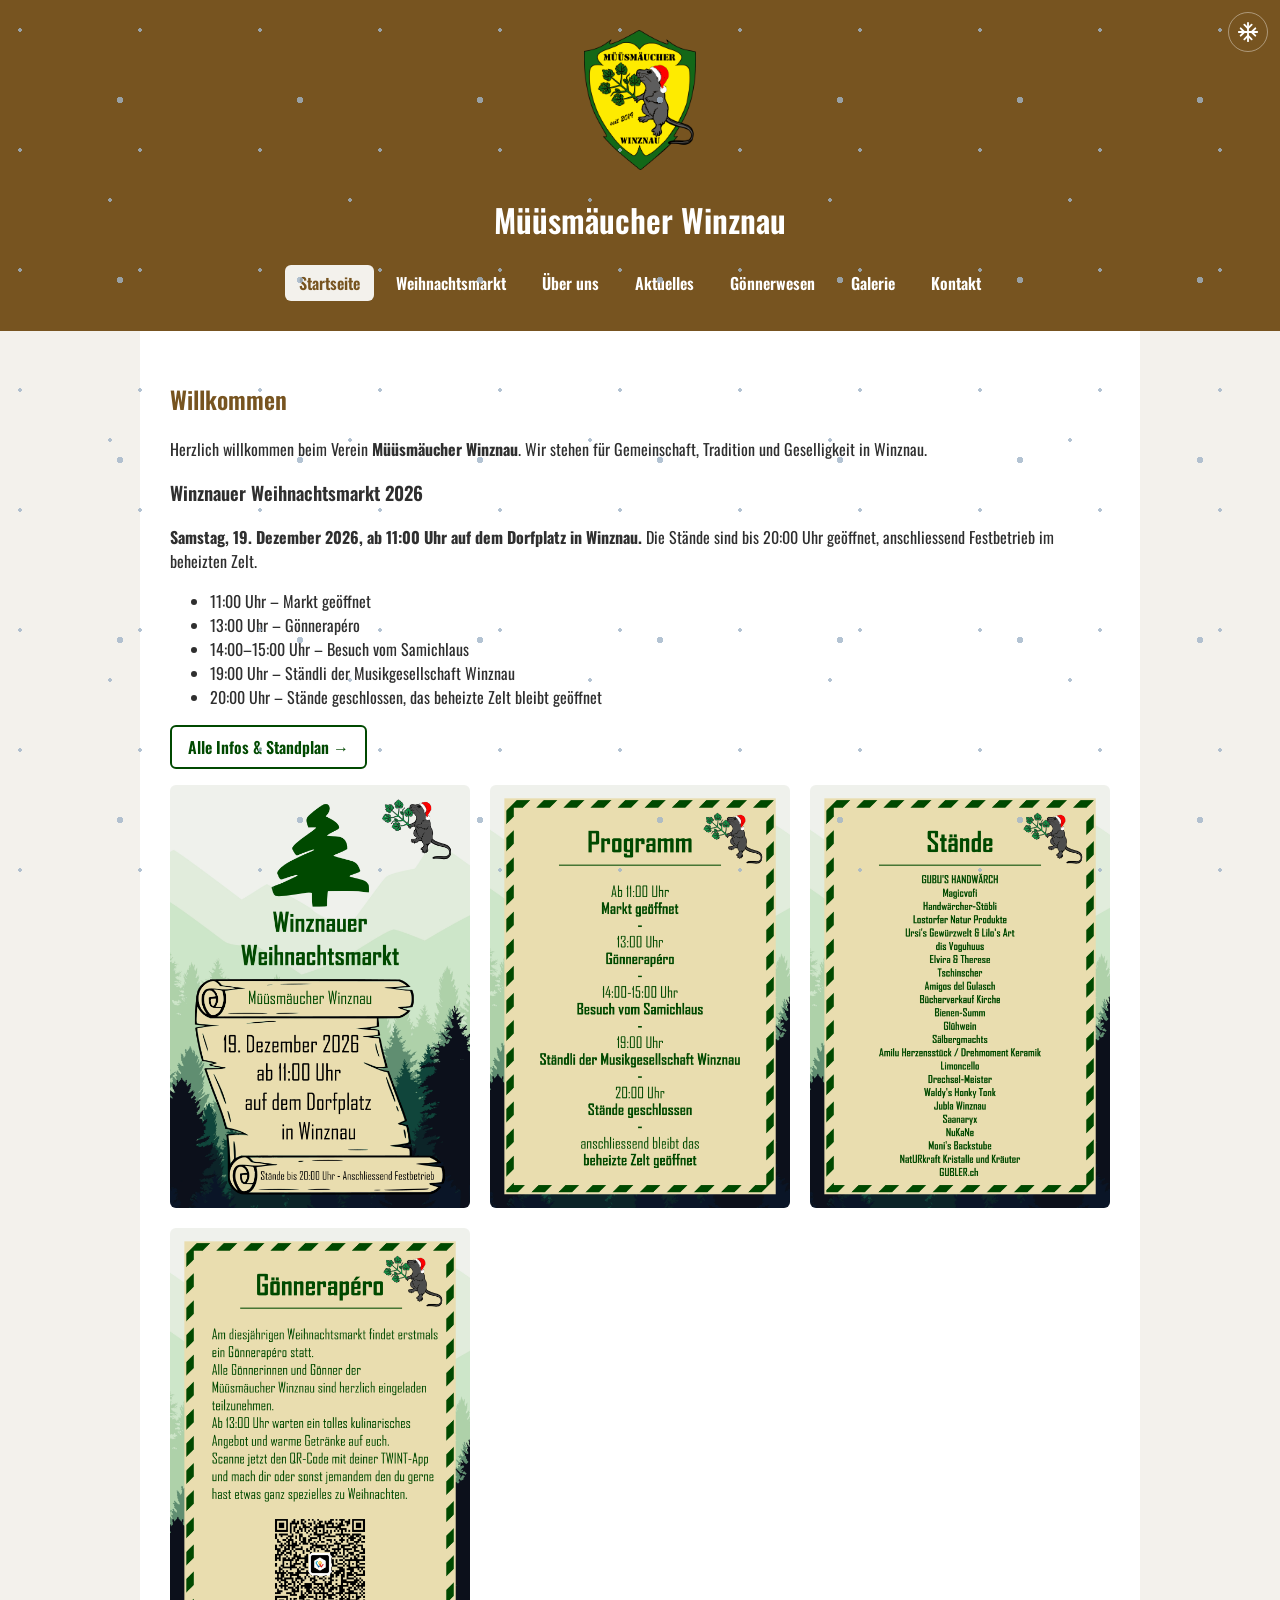
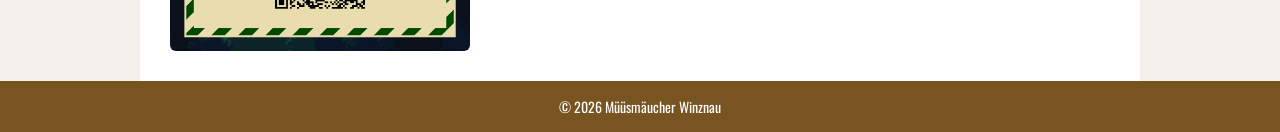
<file: index.html>
<!-- ===================== index.html ===================== -->
<!DOCTYPE html>
<html lang="de">
	<head>
		<meta charset="UTF-8">
		<meta 
			name="viewport" 
			content="width=device-width, initial-scale=1.0">
		<title>Müüsmäucher Winznau – Startseite</title>
		<meta 
			name="description" 
			content="Website des Verein Müüsmäucher Winznau. Gegründet im Jahr 2019. Wir machen zusammen Ausflüge und organisieren gesellige Anlässe für das Dorf und seine Einwohner*innen">
		<meta
			property="og:title"
			content="Website Müüsmäucher - Startseite">
			<meta
			property="og:url"
			content="https://mueuesmaeucher.ch/">
		<meta
			property="og:site_name"
			content="mueuesmaeucher.ch">
		<meta
			property="og:description"
			content="Website des Verein Müüsmäucher Winznau. Gegründet im Jahr 2019. Wir machen zusammen Ausflüge und organisieren gesellige Anlässe für das Dorf und seine Einwohner*innen">
		<meta 
			property="og:type"
			content="website">
		<meta 
			property="og:image" 
			content="https://mueuesmaeucher.ch/social_media.png">
		<meta 
			property="og:image:width" 
			content="1200">
		<meta 
			property="og:image:height" 
			content="630">
		<link 
			rel="canonical" 
			href="https://mueuesmaeucher.ch/">
		<link 
			rel="preconnect" 
			href="https://fonts.googleapis.com">
		<link 
			rel="preconnect" 
			href="https://fonts.gstatic.com" crossorigin>
		<link 
			href="https://fonts.googleapis.com/css2?family=Oswald:wght@200..700&display=swap" 
			rel="stylesheet">
		<link 
			rel="stylesheet" 
			href="style.css">
		<link rel="icon" type="image/svg+xml" href="/favicon.svg">
		<link rel="alternate icon" href="/favicon.png"> <!-- Fallback -->
	</head>
	<body>
		<header>
			<a href="index.html">
				<img 
					src="LOGO_Weihnachten.png" 
					alt="Müüsmäucher Winznau – zur Startseite">
			</a>
			<h1>Müüsmäucher Winznau</h1>
			<nav>
				<a href="index.html" class="active" aria-current="page">Startseite</a>
				<a href="weihnachtsmarkt.html" class="saison-weihnachtsmarkt">Weihnachtsmarkt</a>
				<a href="ueber-uns.html">Über uns</a>
				<a href="aktuelles.html">Aktuelles</a>
				<a href="goenner.html">Gönnerwesen</a>
				<a href="galerie.html">Galerie</a>
				<a href="kontakt.html">Kontakt</a>
			</nav>
		</header>
		<main class="container">
			<h2>Willkommen</h2>
			<p>Herzlich willkommen beim Verein <strong>Müüsmäucher Winznau</strong>. Wir stehen für Gemeinschaft, Tradition und Geselligkeit in Winznau.</p>
			<section>
				<h3>Winznauer Weihnachtsmarkt 2026</h3>
				<p><strong>Samstag, 19. Dezember 2026, ab 11:00 Uhr auf dem Dorfplatz in Winznau.</strong> Die Stände sind bis 20:00 Uhr geöffnet, anschliessend Festbetrieb im beheizten Zelt.</p>
				<ul>
					<li>11:00 Uhr – Markt geöffnet</li>
					<li>13:00 Uhr – Gönnerapéro</li>
					<li>14:00–15:00 Uhr – Besuch vom Samichlaus</li>
					<li>19:00 Uhr – Ständli der Musikgesellschaft Winznau</li>
					<li>20:00 Uhr – Stände geschlossen, das beheizte Zelt bleibt geöffnet</li>
				</ul>
				<p class="saison-weihnachtsmarkt"><a class="wm-button" href="weihnachtsmarkt.html">Alle Infos &amp; Standplan →</a></p>
			</section>
			<div class="gallery homepage-gallery">
				<img src="bilder/Seite_1.png" alt="Flyer Winznauer Weihnachtsmarkt: 19. Dezember 2026 ab 11:00 Uhr auf dem Dorfplatz in Winznau. Stände bis 20:00 Uhr, anschliessend Festbetrieb.">
				<img src="bilder/Seite_2.png" alt="Flyer Programm: ab 11:00 Uhr Markt geöffnet, 13:00 Uhr Gönnerapéro, 14:00 bis 15:00 Uhr Besuch vom Samichlaus, 19:00 Uhr Ständli der Musikgesellschaft Winznau, 20:00 Uhr Stände geschlossen, anschliessend bleibt das beheizte Zelt geöffnet.">
				<img src="bilder/Seite_3.png" alt="Flyer Stände: Gubu's Handwärch, Magicvofi, Handwärcher-Stöbli, Lostorfer Natur Produkte, Ursi's Gewürzwelt &amp; Lilo's Art, dis Voguhuus, Elvira &amp; Therese, Tschinscher, Amigos del Gulasch, Bücherverkauf Kirche, Bienen-Summ, Glühwein, Sälbergmachts, Amilu Herzensstück / Drehmoment Keramik, Limoncello, Drechsel-Meister, Waldy's Honky Tonk, Jubla Winznau, Saanaryx, NuKaNe, Moni's Backstube, NatURkraft Kristalle und Kräuter, GUBLER.ch.">
				<img src="bilder/Seite_4.png" alt="Flyer Gönnerapéro: Am diesjährigen Weihnachtsmarkt findet erstmals ein Gönnerapéro statt. Alle Gönnerinnen und Gönner sind herzlich eingeladen. Ab 13:00 Uhr warten ein kulinarisches Angebot und warme Getränke. Mit einem QR-Code für die TWINT-App kann man Gönnerin oder Gönner werden.">
			</div>
		</main>
		<div class="lightbox" id="lightbox" role="dialog" aria-modal="true" aria-label="Bildansicht">
			<button type="button" class="lightbox-close" aria-label="Bildansicht schliessen">&times;</button>
			<button type="button" class="nav prev" aria-label="Vorheriges Bild">&#10094;</button>
			<img id="lightbox-img" alt="">
			<button type="button" class="nav next" aria-label="Nächstes Bild">&#10095;</button>
		</div>
		<footer>&copy; 2026 Müüsmäucher Winznau</footer>
		<script src="script.js"></script>
	</body>
</html>
</file>
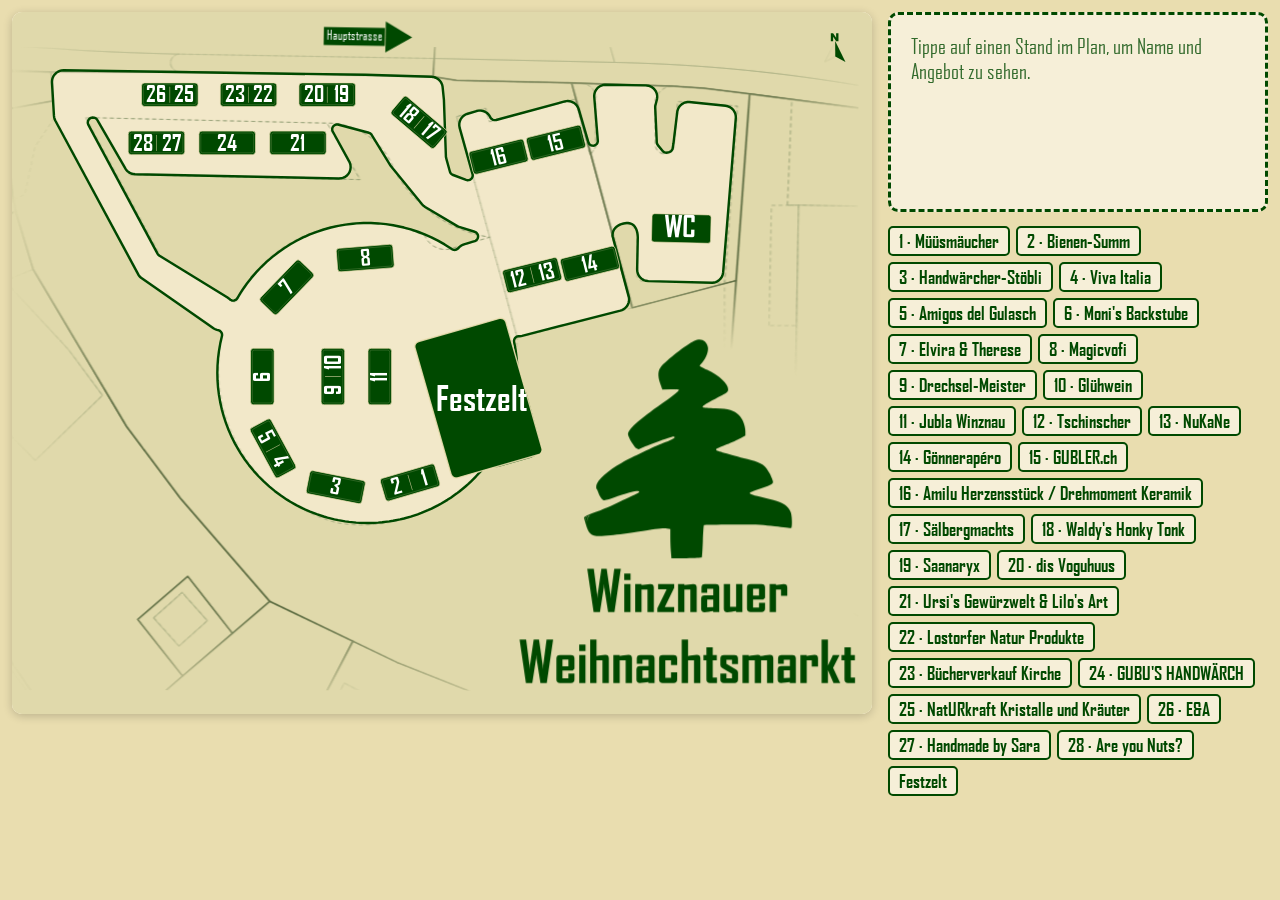
<file: 261119_Weihnachtsmarkt_Plan.html>
<!DOCTYPE html>
<html lang="de"><head><meta charset="utf-8">
<meta name="viewport" content="width=device-width,initial-scale=1">
<title>Winznauer Weihnachtsmarkt – Standplan</title>
<style>
@font-face{font-family:'Agency FB';font-weight:700;src:url([data-uri]) format('truetype')}
@font-face{font-family:'Agency FB';font-weight:400;src:url([data-uri]) format('truetype')}
:root{--g:#004900;--bg:#e9ddaf;--paper:#f6efd8;--acc:#c8731a}
*{box-sizing:border-box}
body{margin:0;background:var(--bg);color:var(--g);font-family:'Agency FB','Arial Narrow',sans-serif;font-size:20px}
html{-webkit-text-size-adjust:100%}
main{max-width:1700px;margin:0 auto;padding:12px;display:grid;grid-template-columns:minmax(0,1fr) 380px;gap:16px;align-items:start}
.map{background:#f6efd8;border-radius:10px;overflow:hidden;box-shadow:0 2px 10px #0003}
.map svg{display:block;width:100%;height:auto}
.hit{fill:transparent;stroke:transparent;stroke-width:12;pointer-events:all;cursor:pointer;outline:none;-webkit-tap-highlight-color:transparent}
.hl{fill:var(--acc);opacity:0;pointer-events:none;transition:opacity .15s}
.hl.hv{opacity:.5}
.hl.on{opacity:.95}
.hit:focus-visible{stroke:var(--acc);stroke-width:3}
aside{position:sticky;top:12px}
.card{background:var(--paper);border:3px dashed var(--g);border-radius:10px;padding:18px 20px;min-height:200px}
.card h1{margin:0 0 4px;font-size:34px;line-height:1}
.card .nr{font-size:22px;color:var(--acc);font-weight:700;letter-spacing:.04em}
.card .badge{display:inline-block;background:var(--g);color:#fff;border-radius:4px;padding:1px 9px;font-size:18px;margin:8px 0 12px}
.card ul{margin:0 0 4px;padding-left:22px;font-size:24px;line-height:1.25}
.btns{display:flex;flex-wrap:wrap;gap:8px;margin-top:14px}
.btn{font:700 21px 'Agency FB','Arial Narrow',sans-serif;text-decoration:none;color:#fff;background:var(--g);border:2px solid var(--g);border-radius:6px;padding:6px 14px;display:inline-block}
.btn:hover{background:var(--acc);border-color:var(--acc)}
.btn.off{background:transparent;color:var(--g);opacity:.55;border-style:dashed;cursor:default}
.btn.off:hover{background:transparent;border-color:var(--g)}
.card p{margin:0;font-size:24px;line-height:1.2}
.card .hint{font-size:21px;opacity:.8}
.card .x{float:right;background:none;border:0;font:700 30px/1 'Agency FB';color:var(--g);cursor:pointer;display:none}
.card.open .x{display:block}
.list{margin-top:14px;display:flex;flex-wrap:wrap;gap:6px}
.list button{font:700 18px 'Agency FB','Arial Narrow',sans-serif;color:var(--g);background:var(--paper);border:2px solid var(--g);border-radius:5px;padding:2px 9px;cursor:pointer}
.list button.on,.list button:hover{background:var(--g);color:#fff}
@media(max-width:860px){
 body{font-size:19px}
 main{grid-template-columns:1fr;padding:6px;gap:10px}
 .map{border-radius:8px}
 aside{position:static;order:2}
 .card{position:fixed;left:8px;right:8px;bottom:8px;z-index:5;min-height:0;max-height:60vh;overflow:auto;box-shadow:0 4px 20px #0006;display:none;padding:14px 16px}
 .card h1{font-size:30px}.card p,.card ul{font-size:22px}
 .card.open{display:block}
 .map{order:1}
}
</style></head><body>
<main>
<div class="map"><svg xmlns:inkscape="http://www.inkscape.org/namespaces/inkscape" xmlns:sodipodi="http://sodipodi.sourceforge.net/DTD/sodipodi-0.dtd" xmlns:xlink="http://www.w3.org/1999/xlink" xmlns="http://www.w3.org/2000/svg" xmlns:svg="http://www.w3.org/2000/svg" version="1.1" id="plan" viewBox="300 0 1945.0394 1587.4015" sodipodi:docname="Plan_A3.svg" xml:space="preserve" inkscape:version="1.4.4 (dcaf3e7, 2026-05-05)" inkscape:export-filename="Plan.pdf" inkscape:export-xdpi="96" inkscape:export-ydpi="96" preserveAspectRatio="xMidYMid meet"><defs id="defs1"><pattern inkscape:collect="always" xlink:href="#pattern107" preserveAspectRatio="xMidYMid" id="pattern156" patternTransform="matrix(1.1173022,1.0904461,-1.0904461,1.1173022,214.30935,-33.780235)"/><pattern inkscape:collect="always" xlink:href="#pattern107" preserveAspectRatio="xMidYMid" id="pattern543" patternTransform="matrix(1.1173022,1.0904461,-1.0904461,1.1173022,192.24272,-174.05581)"/><clipPath clipPathUnits="userSpaceOnUse" id="clipPath2"><path d="M 0,0 H 3308 V 2339 H 0 Z" clip-rule="evenodd" id="path2"/></clipPath><clipPath clipPathUnits="userSpaceOnUse" id="clipPath4"><path d="M 0,0 H 3308 V 2339 H 0 Z" clip-rule="evenodd" id="path4"/></clipPath><clipPath clipPathUnits="userSpaceOnUse" id="clipPath5"><path d="M 39.377104,118.13131 H 3268.2997 V 2260.2458 H 39.377104 Z" transform="matrix(4.9991079e-4,0,0,4.9991079e-4,-0.01968504,-0.05855512)" clip-rule="evenodd" id="path5"/></clipPath><clipPath clipPathUnits="userSpaceOnUse" id="clipPath6"><path d="M 39.377104,118.13131 H 3268.2997 V 2260.2458 H 39.377104 Z" transform="matrix(8.1418695e-4,0,0,4.9991079e-4,-1.6607248,-0.05855512)" clip-rule="evenodd" id="path6"/></clipPath><clipPath clipPathUnits="userSpaceOnUse" id="clipPath7"><path d="M 39.377104,118.13131 H 3268.2997 V 2260.2458 H 39.377104 Z" transform="matrix(4.9991079e-4,0,0,0.00699176,-0.01968504,-14.804967)" clip-rule="evenodd" id="path7"/></clipPath><clipPath clipPathUnits="userSpaceOnUse" id="clipPath8"><path d="M 39.377104,118.13131 H 3268.2997 V 2260.2458 H 39.377104 Z" transform="matrix(8.1418695e-4,0,0,0.00699176,-1.6607248,-14.804967)" clip-rule="evenodd" id="path8"/></clipPath><clipPath clipPathUnits="userSpaceOnUse" id="clipPath10"><path d="M 39.377104,118.13131 H 3268.2997 V 2260.2458 H 39.377104 Z" transform="matrix(0.99982157,0,0,0.99982157,-39.370078,-118.11023)" clip-rule="evenodd" id="path10"/></clipPath><clipPath clipPathUnits="userSpaceOnUse" id="clipPath12"><path d="M 39.377104,118.13131 H 3268.2997 V 2260.2458 H 39.377104 Z" clip-rule="evenodd" id="path12"/></clipPath><clipPath clipPathUnits="userSpaceOnUse" id="clipPath14"><path d="M 39.377104,118.13131 H 3268.2997 V 2260.2458 H 39.377104 Z" clip-rule="evenodd" id="path14"/></clipPath><clipPath clipPathUnits="userSpaceOnUse" id="clipPath16"><path d="M 39.377104,118.13131 H 3268.2997 V 2260.2458 H 39.377104 Z" clip-rule="evenodd" id="path16"/></clipPath><clipPath clipPathUnits="userSpaceOnUse" id="clipPath18"><path d="M 39.377104,118.13131 H 3268.2997 V 2260.2458 H 39.377104 Z" clip-rule="evenodd" id="path18"/></clipPath><clipPath clipPathUnits="userSpaceOnUse" id="clipPath20"><path d="M 39.377104,118.13131 H 3268.2997 V 2260.2458 H 39.377104 Z" clip-rule="evenodd" id="path20"/></clipPath><clipPath clipPathUnits="userSpaceOnUse" id="clipPath22"><path d="M 39.377104,118.13131 H 3268.2997 V 2260.2458 H 39.377104 Z" clip-rule="evenodd" id="path22"/></clipPath><clipPath clipPathUnits="userSpaceOnUse" id="clipPath24"><path d="M 39.377104,118.13131 H 3268.2997 V 2260.2458 H 39.377104 Z" clip-rule="evenodd" id="path24"/></clipPath><clipPath clipPathUnits="userSpaceOnUse" id="clipPath26"><path d="M 39.377104,118.13131 H 3268.2997 V 2260.2458 H 39.377104 Z" transform="matrix(0.99982157,0,0,0.99982157,-39.370078,-118.11023)" clip-rule="evenodd" id="path26"/></clipPath><clipPath clipPathUnits="userSpaceOnUse" id="clipPath28"><path d="M 39.377104,118.13131 H 3268.2997 V 2260.2458 H 39.377104 Z" transform="matrix(0.99982157,0,0,0.99982157,-39.370078,-118.11023)" clip-rule="evenodd" id="path28"/></clipPath><clipPath clipPathUnits="userSpaceOnUse" id="clipPath30"><path d="M 39.377104,118.13131 H 3268.2997 V 2260.2458 H 39.377104 Z" transform="matrix(0.99982157,0,0,0.99982157,-39.370078,-118.11023)" clip-rule="evenodd" id="path30"/></clipPath><clipPath clipPathUnits="userSpaceOnUse" id="clipPath32"><path d="M 39.377104,118.13131 H 3268.2997 V 2260.2458 H 39.377104 Z" transform="matrix(0.99982157,0,0,0.99982157,-39.370078,-118.11023)" clip-rule="evenodd" id="path32"/></clipPath><clipPath clipPathUnits="userSpaceOnUse" id="clipPath34"><path d="M 39.377104,118.13131 H 3268.2997 V 2260.2458 H 39.377104 Z" transform="matrix(0.99982157,0,0,0.99982157,-39.370078,-118.11023)" clip-rule="evenodd" id="path34"/></clipPath><clipPath clipPathUnits="userSpaceOnUse" id="clipPath36"><path d="M 39.377104,118.13131 H 3268.2997 V 2260.2458 H 39.377104 Z" transform="matrix(0.99982157,0,0,0.99982157,-39.370078,-118.11023)" clip-rule="evenodd" id="path36"/></clipPath><clipPath clipPathUnits="userSpaceOnUse" id="clipPath38"><path d="M 39.377104,118.13131 H 3268.2997 V 2260.2458 H 39.377104 Z" transform="matrix(0.99982157,0,0,0.99982157,-39.370078,-118.11023)" clip-rule="evenodd" id="path38"/></clipPath><clipPath clipPathUnits="userSpaceOnUse" id="clipPath40"><path d="M 39.377104,118.13131 H 3268.2997 V 2260.2458 H 39.377104 Z" transform="matrix(0.99982157,0,0,0.99982157,-39.370078,-118.11023)" clip-rule="evenodd" id="path40"/></clipPath><clipPath clipPathUnits="userSpaceOnUse" id="clipPath42"><path d="M 39.377104,118.13131 H 3268.2997 V 2260.2458 H 39.377104 Z" transform="matrix(0.99982157,0,0,0.99982157,-39.370078,-118.11023)" clip-rule="evenodd" id="path42"/></clipPath><clipPath clipPathUnits="userSpaceOnUse" id="clipPath44"><path d="M 39.377104,118.13131 H 3268.2997 V 2260.2458 H 39.377104 Z" transform="matrix(0.99982157,0,0,0.99982157,-39.370078,-118.11023)" clip-rule="evenodd" id="path44"/></clipPath><clipPath clipPathUnits="userSpaceOnUse" id="clipPath46"><path d="M 39.377104,118.13131 H 3268.2997 V 2260.2458 H 39.377104 Z" transform="matrix(0.99982157,0,0,0.99982157,-39.370078,-118.11023)" clip-rule="evenodd" id="path46"/></clipPath><clipPath clipPathUnits="userSpaceOnUse" id="clipPath48"><path d="M 39.377104,118.13131 H 3268.2997 V 2260.2458 H 39.377104 Z" transform="matrix(0.99982157,0,0,0.99982157,-39.370078,-118.11023)" clip-rule="evenodd" id="path48"/></clipPath><clipPath clipPathUnits="userSpaceOnUse" id="clipPath50"><path d="M 39.377104,118.13131 H 3268.2997 V 2260.2458 H 39.377104 Z" transform="matrix(0.99982157,0,0,0.99982157,-39.370078,-118.11023)" clip-rule="evenodd" id="path50"/></clipPath><clipPath clipPathUnits="userSpaceOnUse" id="clipPath52"><path d="M 39.377104,118.13131 H 3268.2997 V 2260.2458 H 39.377104 Z" transform="matrix(0.99982157,0,0,0.99982157,-39.370078,-118.11023)" clip-rule="evenodd" id="path52"/></clipPath><clipPath clipPathUnits="userSpaceOnUse" id="clipPath54"><path d="M 39.377104,118.13131 H 3268.2997 V 2260.2458 H 39.377104 Z" transform="matrix(0.99982157,0,0,0.99982157,-39.370078,-118.11023)" clip-rule="evenodd" id="path54"/></clipPath><clipPath clipPathUnits="userSpaceOnUse" id="clipPath56"><path d="M 39.377104,118.13131 H 3268.2997 V 2260.2458 H 39.377104 Z" transform="matrix(0.99982157,0,0,0.99982157,-39.370078,-118.11023)" clip-rule="evenodd" id="path56"/></clipPath><clipPath clipPathUnits="userSpaceOnUse" id="clipPath58"><path d="M 39.377104,118.13131 H 3268.2997 V 2260.2458 H 39.377104 Z" transform="matrix(0.99982157,0,0,0.99982157,-39.370078,-118.11023)" clip-rule="evenodd" id="path58"/></clipPath><clipPath clipPathUnits="userSpaceOnUse" id="clipPath60"><path d="M 39.377104,118.13131 H 3268.2997 V 2260.2458 H 39.377104 Z" transform="matrix(0.99982157,0,0,0.99982157,-39.370078,-118.11023)" clip-rule="evenodd" id="path60"/></clipPath><clipPath clipPathUnits="userSpaceOnUse" id="clipPath62"><path d="M 39.377104,118.13131 H 3268.2997 V 2260.2458 H 39.377104 Z" transform="matrix(0.99982157,0,0,0.99982157,-39.370078,-118.11023)" clip-rule="evenodd" id="path62"/></clipPath><clipPath clipPathUnits="userSpaceOnUse" id="clipPath64"><path d="M 39.377104,118.13131 H 3268.2997 V 2260.2458 H 39.377104 Z" transform="matrix(0.99982157,0,0,0.99982157,-39.370078,-118.11023)" clip-rule="evenodd" id="path64"/></clipPath><clipPath clipPathUnits="userSpaceOnUse" id="clipPath66"><path d="M 39.377104,118.13131 H 3268.2997 V 2260.2458 H 39.377104 Z" transform="matrix(0.99982157,0,0,0.99982157,-39.370078,-118.11023)" clip-rule="evenodd" id="path66"/></clipPath><clipPath clipPathUnits="userSpaceOnUse" id="clipPath68"><path d="M 39.377104,118.13131 H 3268.2997 V 2260.2458 H 39.377104 Z" transform="matrix(0.99982157,0,0,0.99982157,-39.370078,-118.11023)" clip-rule="evenodd" id="path68"/></clipPath><clipPath clipPathUnits="userSpaceOnUse" id="clipPath70"><path d="M 39.377104,118.13131 H 3268.2997 V 2260.2458 H 39.377104 Z" transform="matrix(0.99982157,0,0,0.99982157,-39.370078,-118.11023)" clip-rule="evenodd" id="path70"/></clipPath><clipPath clipPathUnits="userSpaceOnUse" id="clipPath72"><path d="M 39.377104,118.13131 H 3268.2997 V 2260.2458 H 39.377104 Z" transform="matrix(0.99982157,0,0,0.99982157,-39.370078,-118.11023)" clip-rule="evenodd" id="path72"/></clipPath><clipPath clipPathUnits="userSpaceOnUse" id="clipPath74"><path d="M 39.377104,118.13131 H 3268.2997 V 2260.2458 H 39.377104 Z" transform="matrix(0.99982157,0,0,0.99982157,-39.370078,-118.11023)" clip-rule="evenodd" id="path74"/></clipPath><clipPath clipPathUnits="userSpaceOnUse" id="clipPath76"><path d="M 39.377104,118.13131 H 3268.2997 V 2260.2458 H 39.377104 Z" transform="matrix(0.99982157,0,0,0.99982157,-39.370078,-118.11023)" clip-rule="evenodd" id="path76"/></clipPath><clipPath clipPathUnits="userSpaceOnUse" id="clipPath78"><path d="M 39.377104,118.13131 H 3268.2997 V 2260.2458 H 39.377104 Z" transform="matrix(0.99982157,0,0,0.99982157,-39.370078,-118.11023)" clip-rule="evenodd" id="path78"/></clipPath><clipPath clipPathUnits="userSpaceOnUse" id="clipPath80"><path d="M 39.377104,118.13131 H 3268.2997 V 2260.2458 H 39.377104 Z" transform="matrix(0.99982157,0,0,0.99982157,-39.370078,-118.11023)" clip-rule="evenodd" id="path80"/></clipPath><clipPath clipPathUnits="userSpaceOnUse" id="clipPath82"><path d="M 39.377104,118.13131 H 3268.2997 V 2260.2458 H 39.377104 Z" transform="matrix(0.99982157,0,0,0.99982157,-39.370078,-118.11023)" clip-rule="evenodd" id="path82"/></clipPath><clipPath clipPathUnits="userSpaceOnUse" id="clipPath84"><path d="M 39.377104,118.13131 H 3268.2997 V 2260.2458 H 39.377104 Z" transform="matrix(0.99982157,0,0,0.99982157,-39.370078,-118.11023)" clip-rule="evenodd" id="path84"/></clipPath><clipPath clipPathUnits="userSpaceOnUse" id="clipPath86"><path d="M 39.377104,118.13131 H 3268.2997 V 2260.2458 H 39.377104 Z" transform="matrix(0.99982157,0,0,0.99982157,-39.370078,-118.11023)" clip-rule="evenodd" id="path86"/></clipPath><clipPath clipPathUnits="userSpaceOnUse" id="clipPath88"><path d="M 39.377104,118.13131 H 3268.2997 V 2260.2458 H 39.377104 Z" transform="matrix(0.99982157,0,0,0.99982157,-39.370078,-118.11023)" clip-rule="evenodd" id="path88"/></clipPath><clipPath clipPathUnits="userSpaceOnUse" id="clipPath90"><path d="M 39.377104,118.13131 H 3268.2997 V 2260.2458 H 39.377104 Z" transform="matrix(0.99982157,0,0,0.99982157,-39.370078,-118.11023)" clip-rule="evenodd" id="path90"/></clipPath><clipPath clipPathUnits="userSpaceOnUse" id="clipPath92"><path d="M 39.377104,118.13131 H 3268.2997 V 2260.2458 H 39.377104 Z" transform="matrix(0.99982157,0,0,0.99982157,-39.370078,-118.11023)" clip-rule="evenodd" id="path92"/></clipPath><clipPath clipPathUnits="userSpaceOnUse" id="clipPath94"><path d="M 39.377104,118.13131 H 3268.2997 V 2260.2458 H 39.377104 Z" transform="matrix(0.99982157,0,0,0.99982157,-39.370078,-118.11023)" clip-rule="evenodd" id="path94"/></clipPath><clipPath clipPathUnits="userSpaceOnUse" id="clipPath96"><path d="M 39.377104,118.13131 H 3268.2997 V 2260.2458 H 39.377104 Z" transform="matrix(0.99982157,0,0,0.99982157,-39.370078,-118.11023)" clip-rule="evenodd" id="path96"/></clipPath><clipPath clipPathUnits="userSpaceOnUse" id="clipPath98"><path d="M 39.377104,118.13131 H 3268.2997 V 2260.2458 H 39.377104 Z" transform="matrix(0.99982157,0,0,0.99982157,-39.370078,-118.11023)" clip-rule="evenodd" id="path98"/></clipPath><clipPath clipPathUnits="userSpaceOnUse" id="clipPath100"><path d="M 39.377104,118.13131 H 3268.2997 V 2260.2458 H 39.377104 Z" transform="matrix(0.99982157,0,0,0.99982157,-39.370078,-118.11023)" clip-rule="evenodd" id="path100"/></clipPath><clipPath clipPathUnits="userSpaceOnUse" id="clipPath102"><path d="M 39.377104,118.13131 H 3268.2997 V 2260.2458 H 39.377104 Z" transform="matrix(0.99982157,0,0,0.99982157,-39.370078,-118.11023)" clip-rule="evenodd" id="path102"/></clipPath><clipPath clipPathUnits="userSpaceOnUse" id="clipPath104"><path d="M 39.377104,118.13131 H 3268.2997 V 2260.2458 H 39.377104 Z" transform="matrix(0.99982157,0,0,0.99982157,-39.370078,-118.11023)" clip-rule="evenodd" id="path104"/></clipPath><clipPath clipPathUnits="userSpaceOnUse" id="clipPath106"><path d="M 39.377104,118.13131 H 3268.2997 V 2260.2458 H 39.377104 Z" transform="matrix(0.99982157,0,0,0.99982157,-39.370078,-118.11023)" clip-rule="evenodd" id="path106"/></clipPath><clipPath clipPathUnits="userSpaceOnUse" id="clipPath108"><path d="M 39.377104,118.13131 H 3268.2997 V 2260.2458 H 39.377104 Z" transform="matrix(0.99982157,0,0,0.99982157,-39.370078,-118.11023)" clip-rule="evenodd" id="path108"/></clipPath><clipPath clipPathUnits="userSpaceOnUse" id="clipPath110"><path d="M 39.377104,118.13131 H 3268.2997 V 2260.2458 H 39.377104 Z" transform="matrix(0.99982157,0,0,0.99982157,-39.370078,-118.11023)" clip-rule="evenodd" id="path110"/></clipPath><clipPath clipPathUnits="userSpaceOnUse" id="clipPath112"><path d="M 39.377104,118.13131 H 3268.2997 V 2260.2458 H 39.377104 Z" transform="matrix(0.99982157,0,0,0.99982157,-39.370078,-118.11023)" clip-rule="evenodd" id="path112"/></clipPath><clipPath clipPathUnits="userSpaceOnUse" id="clipPath114"><path d="M 39.377104,118.13131 H 3268.2997 V 2260.2458 H 39.377104 Z" transform="matrix(0.99982157,0,0,0.99982157,-39.370078,-118.11023)" clip-rule="evenodd" id="path114"/></clipPath><clipPath clipPathUnits="userSpaceOnUse" id="clipPath116"><path d="M 39.377104,118.13131 H 3268.2997 V 2260.2458 H 39.377104 Z" transform="matrix(0.99982157,0,0,0.99982157,-39.370078,-118.11023)" clip-rule="evenodd" id="path116"/></clipPath><clipPath clipPathUnits="userSpaceOnUse" id="clipPath118"><path d="M 39.377104,118.13131 H 3268.2997 V 2260.2458 H 39.377104 Z" transform="matrix(0.99982157,0,0,0.99982157,-39.370078,-118.11023)" clip-rule="evenodd" id="path118"/></clipPath><clipPath clipPathUnits="userSpaceOnUse" id="clipPath120"><path d="M 39.377104,118.13131 H 3268.2997 V 2260.2458 H 39.377104 Z" transform="matrix(0.99982157,0,0,0.99982157,-39.370078,-118.11023)" clip-rule="evenodd" id="path120"/></clipPath><clipPath clipPathUnits="userSpaceOnUse" id="clipPath122"><path d="M 39.377104,118.13131 H 3268.2997 V 2260.2458 H 39.377104 Z" transform="matrix(0.99982157,0,0,0.99982157,-39.370078,-118.11023)" clip-rule="evenodd" id="path122"/></clipPath><clipPath clipPathUnits="userSpaceOnUse" id="clipPath124"><path d="M 39.377104,118.13131 H 3268.2997 V 2260.2458 H 39.377104 Z" transform="matrix(0.99982157,0,0,0.99982157,-39.370078,-118.11023)" clip-rule="evenodd" id="path124"/></clipPath><clipPath clipPathUnits="userSpaceOnUse" id="clipPath126"><path d="M 39.377104,118.13131 H 3268.2997 V 2260.2458 H 39.377104 Z" transform="matrix(0.99982157,0,0,0.99982157,-39.370078,-118.11023)" clip-rule="evenodd" id="path126"/></clipPath><clipPath clipPathUnits="userSpaceOnUse" id="clipPath128"><path d="M 39.377104,118.13131 H 3268.2997 V 2260.2458 H 39.377104 Z" transform="matrix(0.99982157,0,0,0.99982157,-39.370078,-118.11023)" clip-rule="evenodd" id="path128"/></clipPath><clipPath clipPathUnits="userSpaceOnUse" id="clipPath130"><path d="M 39.377104,118.13131 H 3268.2997 V 2260.2458 H 39.377104 Z" transform="matrix(0.99982157,0,0,0.99982157,-39.370078,-118.11023)" clip-rule="evenodd" id="path130"/></clipPath><clipPath clipPathUnits="userSpaceOnUse" id="clipPath132"><path d="M 39.377104,118.13131 H 3268.2997 V 2260.2458 H 39.377104 Z" transform="matrix(0.99982157,0,0,0.99982157,-39.370078,-118.11023)" clip-rule="evenodd" id="path132"/></clipPath><clipPath clipPathUnits="userSpaceOnUse" id="clipPath134"><path d="M 39.377104,118.13131 H 3268.2997 V 2260.2458 H 39.377104 Z" transform="matrix(0.99982157,0,0,0.99982157,-39.370078,-118.11023)" clip-rule="evenodd" id="path134"/></clipPath><clipPath clipPathUnits="userSpaceOnUse" id="clipPath136"><path d="M 39.377104,118.13131 H 3268.2997 V 2260.2458 H 39.377104 Z" transform="matrix(0.99982157,0,0,0.99982157,-39.370078,-118.11023)" clip-rule="evenodd" id="path136"/></clipPath><clipPath clipPathUnits="userSpaceOnUse" id="clipPath138"><path d="M 39.377104,118.13131 H 3268.2997 V 2260.2458 H 39.377104 Z" transform="matrix(0.99982157,0,0,0.99982157,-39.370078,-118.11023)" clip-rule="evenodd" id="path138"/></clipPath><clipPath clipPathUnits="userSpaceOnUse" id="clipPath140"><path d="M 39.377104,118.13131 H 3268.2997 V 2260.2458 H 39.377104 Z" transform="matrix(0.99982157,0,0,0.99982157,-39.370078,-118.11023)" clip-rule="evenodd" id="path140"/></clipPath><clipPath clipPathUnits="userSpaceOnUse" id="clipPath142"><path d="M 39.377104,118.13131 H 3268.2997 V 2260.2458 H 39.377104 Z" transform="matrix(0.99982157,0,0,0.99982157,-39.370078,-118.11023)" clip-rule="evenodd" id="path142"/></clipPath><clipPath clipPathUnits="userSpaceOnUse" id="clipPath144"><path d="M 39.377104,118.13131 H 3268.2997 V 2260.2458 H 39.377104 Z" transform="matrix(0.99982157,0,0,0.99982157,-39.370078,-118.11023)" clip-rule="evenodd" id="path144"/></clipPath><clipPath clipPathUnits="userSpaceOnUse" id="clipPath146"><path d="M 39.377104,118.13131 H 3268.2997 V 2260.2458 H 39.377104 Z" transform="matrix(0.99982157,0,0,0.99982157,-39.370078,-118.11023)" clip-rule="evenodd" id="path146"/></clipPath><clipPath clipPathUnits="userSpaceOnUse" id="clipPath148"><path d="M 39.377104,118.13131 H 3268.2997 V 2260.2458 H 39.377104 Z" transform="matrix(0.99982157,0,0,0.99982157,-39.370078,-118.11023)" clip-rule="evenodd" id="path148"/></clipPath><clipPath clipPathUnits="userSpaceOnUse" id="clipPath150"><path d="M 39.377104,118.13131 H 3268.2997 V 2260.2458 H 39.377104 Z" transform="matrix(0.99982157,0,0,0.99982157,-39.370078,-118.11023)" clip-rule="evenodd" id="path150"/></clipPath><clipPath clipPathUnits="userSpaceOnUse" id="clipPath152"><path d="M 39.377104,118.13131 H 3268.2997 V 2260.2458 H 39.377104 Z" transform="matrix(0.99982157,0,0,0.99982157,-39.370078,-118.11023)" clip-rule="evenodd" id="path152"/></clipPath><clipPath clipPathUnits="userSpaceOnUse" id="clipPath154"><path d="M 39.377104,118.13131 H 3268.2997 V 2260.2458 H 39.377104 Z" transform="matrix(0.99982157,0,0,0.99982157,-39.370078,-118.11023)" clip-rule="evenodd" id="path154"/></clipPath><clipPath clipPathUnits="userSpaceOnUse" id="clipPath156"><path d="M 39.377104,118.13131 H 3268.2997 V 2260.2458 H 39.377104 Z" transform="matrix(0.99982157,0,0,0.99982157,-39.370078,-118.11023)" clip-rule="evenodd" id="path156"/></clipPath><clipPath clipPathUnits="userSpaceOnUse" id="clipPath158"><path d="M 39.377104,118.13131 H 3268.2997 V 2260.2458 H 39.377104 Z" transform="matrix(0.99982157,0,0,0.99982157,-39.370078,-118.11023)" clip-rule="evenodd" id="path158"/></clipPath><clipPath clipPathUnits="userSpaceOnUse" id="clipPath160"><path d="M 39.377104,118.13131 H 3268.2997 V 2260.2458 H 39.377104 Z" transform="matrix(0.99982157,0,0,0.99982157,-39.370078,-118.11023)" clip-rule="evenodd" id="path160"/></clipPath><clipPath clipPathUnits="userSpaceOnUse" id="clipPath162"><path d="M 39.377104,118.13131 H 3268.2997 V 2260.2458 H 39.377104 Z" transform="matrix(0.99982157,0,0,0.99982157,-39.370078,-118.11023)" clip-rule="evenodd" id="path162"/></clipPath><clipPath clipPathUnits="userSpaceOnUse" id="clipPath164"><path d="M 39.377104,118.13131 H 3268.2997 V 2260.2458 H 39.377104 Z" transform="matrix(0.99982157,0,0,0.99982157,-39.370078,-118.11023)" clip-rule="evenodd" id="path164"/></clipPath><clipPath clipPathUnits="userSpaceOnUse" id="clipPath166"><path d="M 39.377104,118.13131 H 3268.2997 V 2260.2458 H 39.377104 Z" transform="matrix(0.99982157,0,0,0.99982157,-39.370078,-118.11023)" clip-rule="evenodd" id="path166"/></clipPath><clipPath clipPathUnits="userSpaceOnUse" id="clipPath168"><path d="M 39.377104,118.13131 H 3268.2997 V 2260.2458 H 39.377104 Z" transform="matrix(0.99982157,0,0,0.99982157,-39.370078,-118.11023)" clip-rule="evenodd" id="path168"/></clipPath><clipPath clipPathUnits="userSpaceOnUse" id="clipPath170"><path d="M 39.377104,118.13131 H 3268.2997 V 2260.2458 H 39.377104 Z" transform="matrix(0.99982157,0,0,0.99982157,-39.370078,-118.11023)" clip-rule="evenodd" id="path170"/></clipPath><clipPath clipPathUnits="userSpaceOnUse" id="clipPath172"><path d="M 39.377104,118.13131 H 3268.2997 V 2260.2458 H 39.377104 Z" transform="matrix(0.99982157,0,0,0.99982157,-39.370078,-118.11023)" clip-rule="evenodd" id="path172"/></clipPath><clipPath clipPathUnits="userSpaceOnUse" id="clipPath174"><path d="M 39.377104,118.13131 H 3268.2997 V 2260.2458 H 39.377104 Z" clip-rule="evenodd" id="path174"/></clipPath><clipPath clipPathUnits="userSpaceOnUse" id="clipPath176"><path d="M 39.377104,118.13131 H 3268.2997 V 2260.2458 H 39.377104 Z" clip-rule="evenodd" id="path176"/></clipPath><clipPath clipPathUnits="userSpaceOnUse" id="clipPath178"><path d="M 39.377104,118.13131 H 3268.2997 V 2260.2458 H 39.377104 Z" clip-rule="evenodd" id="path178"/></clipPath><clipPath clipPathUnits="userSpaceOnUse" id="clipPath180"><path d="M 39.377104,118.13131 H 3268.2997 V 2260.2458 H 39.377104 Z" clip-rule="evenodd" id="path180"/></clipPath><clipPath clipPathUnits="userSpaceOnUse" id="clipPath182"><path d="M 39.377104,118.13131 H 3268.2997 V 2260.2458 H 39.377104 Z" transform="matrix(0.99982157,0,0,0.99982157,-39.370078,-118.11023)" clip-rule="evenodd" id="path182"/></clipPath><clipPath clipPathUnits="userSpaceOnUse" id="clipPath184"><path d="M 39.377104,118.13131 H 3268.2997 V 2260.2458 H 39.377104 Z" transform="matrix(0.99982157,0,0,0.99982157,-39.370078,-118.11023)" clip-rule="evenodd" id="path184"/></clipPath><clipPath clipPathUnits="userSpaceOnUse" id="clipPath186"><path d="M 39.377104,118.13131 H 3268.2997 V 2260.2458 H 39.377104 Z" clip-rule="evenodd" id="path186"/></clipPath><clipPath clipPathUnits="userSpaceOnUse" id="clipPath188"><path d="M 39.377104,118.13131 H 3268.2997 V 2260.2458 H 39.377104 Z" clip-rule="evenodd" id="path188"/></clipPath><clipPath clipPathUnits="userSpaceOnUse" id="clipPath190"><path d="M 39.377104,118.13131 H 3268.2997 V 2260.2458 H 39.377104 Z" clip-rule="evenodd" id="path190"/></clipPath><clipPath clipPathUnits="userSpaceOnUse" id="clipPath192"><path d="M 39.377104,118.13131 H 3268.2997 V 2260.2458 H 39.377104 Z" clip-rule="evenodd" id="path192"/></clipPath><clipPath clipPathUnits="userSpaceOnUse" id="clipPath194"><path d="M 39.377104,118.13131 H 3268.2997 V 2260.2458 H 39.377104 Z" clip-rule="evenodd" id="path194"/></clipPath><clipPath clipPathUnits="userSpaceOnUse" id="clipPath196"><path d="M 39.377104,118.13131 H 3268.2997 V 2260.2458 H 39.377104 Z" clip-rule="evenodd" id="path196"/></clipPath><clipPath clipPathUnits="userSpaceOnUse" id="clipPath198"><path d="M 39.377104,118.13131 H 3268.2997 V 2260.2458 H 39.377104 Z" clip-rule="evenodd" id="path198"/></clipPath><clipPath clipPathUnits="userSpaceOnUse" id="clipPath200"><path d="M 39.377104,118.13131 H 3268.2997 V 2260.2458 H 39.377104 Z" clip-rule="evenodd" id="path200"/></clipPath><clipPath clipPathUnits="userSpaceOnUse" id="clipPath202"><path d="M 39.377104,118.13131 H 3268.2997 V 2260.2458 H 39.377104 Z" clip-rule="evenodd" id="path202"/></clipPath><clipPath clipPathUnits="userSpaceOnUse" id="clipPath204"><path d="M 39.377104,118.13131 H 3268.2997 V 2260.2458 H 39.377104 Z" clip-rule="evenodd" id="path204"/></clipPath><clipPath clipPathUnits="userSpaceOnUse" id="clipPath206"><path d="M 39.377104,118.13131 H 3268.2997 V 2260.2458 H 39.377104 Z" clip-rule="evenodd" id="path206"/></clipPath><clipPath clipPathUnits="userSpaceOnUse" id="clipPath208"><path d="M 39.377104,118.13131 H 3268.2997 V 2260.2458 H 39.377104 Z" clip-rule="evenodd" id="path208"/></clipPath><clipPath clipPathUnits="userSpaceOnUse" id="clipPath210"><path d="M 39.377104,118.13131 H 3268.2997 V 2260.2458 H 39.377104 Z" clip-rule="evenodd" id="path210"/></clipPath><clipPath clipPathUnits="userSpaceOnUse" id="clipPath212"><path d="M 39.377104,118.13131 H 3268.2997 V 2260.2458 H 39.377104 Z" clip-rule="evenodd" id="path212"/></clipPath><clipPath clipPathUnits="userSpaceOnUse" id="clipPath214"><path d="M 39.377104,118.13131 H 3268.2997 V 2260.2458 H 39.377104 Z" clip-rule="evenodd" id="path214"/></clipPath><clipPath clipPathUnits="userSpaceOnUse" id="clipPath216"><path d="M 39.377104,118.13131 H 3268.2997 V 2260.2458 H 39.377104 Z" clip-rule="evenodd" id="path216"/></clipPath><clipPath clipPathUnits="userSpaceOnUse" id="clipPath218"><path d="M 39.377104,118.13131 H 3268.2997 V 2260.2458 H 39.377104 Z" clip-rule="evenodd" id="path218"/></clipPath><clipPath clipPathUnits="userSpaceOnUse" id="clipPath220"><path d="M 39.377104,118.13131 H 3268.2997 V 2260.2458 H 39.377104 Z" clip-rule="evenodd" id="path220"/></clipPath><clipPath clipPathUnits="userSpaceOnUse" id="clipPath222"><path d="M 39.377104,118.13131 H 3268.2997 V 2260.2458 H 39.377104 Z" clip-rule="evenodd" id="path222"/></clipPath><clipPath clipPathUnits="userSpaceOnUse" id="clipPath224"><path d="M 39.377104,118.13131 H 3268.2997 V 2260.2458 H 39.377104 Z" clip-rule="evenodd" id="path224"/></clipPath><clipPath clipPathUnits="userSpaceOnUse" id="clipPath226"><path d="M 39.377104,118.13131 H 3268.2997 V 2260.2458 H 39.377104 Z" clip-rule="evenodd" id="path226"/></clipPath><clipPath clipPathUnits="userSpaceOnUse" id="clipPath228"><path d="M 39.377104,118.13131 H 3268.2997 V 2260.2458 H 39.377104 Z" clip-rule="evenodd" id="path228"/></clipPath><clipPath clipPathUnits="userSpaceOnUse" id="clipPath230"><path d="M 39.377104,118.13131 H 3268.2997 V 2260.2458 H 39.377104 Z" clip-rule="evenodd" id="path230"/></clipPath><clipPath clipPathUnits="userSpaceOnUse" id="clipPath232"><path d="M 39.377104,118.13131 H 3268.2997 V 2260.2458 H 39.377104 Z" clip-rule="evenodd" id="path232"/></clipPath><clipPath clipPathUnits="userSpaceOnUse" id="clipPath234"><path d="M 39.377104,118.13131 H 3268.2997 V 2260.2458 H 39.377104 Z" clip-rule="evenodd" id="path234"/></clipPath><clipPath clipPathUnits="userSpaceOnUse" id="clipPath236"><path d="M 39.377104,118.13131 H 3268.2997 V 2260.2458 H 39.377104 Z" clip-rule="evenodd" id="path236"/></clipPath><clipPath clipPathUnits="userSpaceOnUse" id="clipPath238"><path d="M 39.377104,118.13131 H 3268.2997 V 2260.2458 H 39.377104 Z" clip-rule="evenodd" id="path238"/></clipPath><clipPath clipPathUnits="userSpaceOnUse" id="clipPath240"><path d="M 39.377104,118.13131 H 3268.2997 V 2260.2458 H 39.377104 Z" clip-rule="evenodd" id="path240"/></clipPath><clipPath clipPathUnits="userSpaceOnUse" id="clipPath242"><path d="M 39.377104,118.13131 H 3268.2997 V 2260.2458 H 39.377104 Z" clip-rule="evenodd" id="path242"/></clipPath><clipPath clipPathUnits="userSpaceOnUse" id="clipPath244"><path d="M 39.377104,118.13131 H 3268.2997 V 2260.2458 H 39.377104 Z" clip-rule="evenodd" id="path244"/></clipPath><clipPath clipPathUnits="userSpaceOnUse" id="clipPath246"><path d="M 39.377104,118.13131 H 3268.2997 V 2260.2458 H 39.377104 Z" clip-rule="evenodd" id="path246"/></clipPath><clipPath clipPathUnits="userSpaceOnUse" id="clipPath248"><path d="M 39.377104,118.13131 H 3268.2997 V 2260.2458 H 39.377104 Z" clip-rule="evenodd" id="path248"/></clipPath><clipPath clipPathUnits="userSpaceOnUse" id="clipPath250"><path d="M 39.377104,118.13131 H 3268.2997 V 2260.2458 H 39.377104 Z" clip-rule="evenodd" id="path250"/></clipPath><clipPath clipPathUnits="userSpaceOnUse" id="clipPath252"><path d="M 39.377104,118.13131 H 3268.2997 V 2260.2458 H 39.377104 Z" clip-rule="evenodd" id="path252"/></clipPath><clipPath clipPathUnits="userSpaceOnUse" id="clipPath254"><path d="M 39.377104,118.13131 H 3268.2997 V 2260.2458 H 39.377104 Z" clip-rule="evenodd" id="path254"/></clipPath><clipPath clipPathUnits="userSpaceOnUse" id="clipPath256"><path d="M 39.377104,118.13131 H 3268.2997 V 2260.2458 H 39.377104 Z" clip-rule="evenodd" id="path256"/></clipPath><clipPath clipPathUnits="userSpaceOnUse" id="clipPath258"><path d="M 39.377104,118.13131 H 3268.2997 V 2260.2458 H 39.377104 Z" clip-rule="evenodd" id="path258"/></clipPath><clipPath clipPathUnits="userSpaceOnUse" id="clipPath260"><path d="M 39.377104,118.13131 H 3268.2997 V 2260.2458 H 39.377104 Z" clip-rule="evenodd" id="path260"/></clipPath><clipPath clipPathUnits="userSpaceOnUse" id="clipPath262"><path d="M 39.377104,118.13131 H 3268.2997 V 2260.2458 H 39.377104 Z" clip-rule="evenodd" id="path262"/></clipPath><clipPath clipPathUnits="userSpaceOnUse" id="clipPath264"><path d="M 39.377104,118.13131 H 3268.2997 V 2260.2458 H 39.377104 Z" clip-rule="evenodd" id="path264"/></clipPath><clipPath clipPathUnits="userSpaceOnUse" id="clipPath266"><path d="M 39.377104,118.13131 H 3268.2997 V 2260.2458 H 39.377104 Z" clip-rule="evenodd" id="path266"/></clipPath><clipPath clipPathUnits="userSpaceOnUse" id="clipPath268"><path d="M 39.377104,118.13131 H 3268.2997 V 2260.2458 H 39.377104 Z" clip-rule="evenodd" id="path268"/></clipPath><clipPath clipPathUnits="userSpaceOnUse" id="clipPath270"><path d="M 39.377104,118.13131 H 3268.2997 V 2260.2458 H 39.377104 Z" clip-rule="evenodd" id="path270"/></clipPath><clipPath clipPathUnits="userSpaceOnUse" id="clipPath272"><path d="M 39.377104,118.13131 H 3268.2997 V 2260.2458 H 39.377104 Z" clip-rule="evenodd" id="path272"/></clipPath><clipPath clipPathUnits="userSpaceOnUse" id="clipPath274"><path d="M 39.377104,118.13131 H 3268.2997 V 2260.2458 H 39.377104 Z" clip-rule="evenodd" id="path274"/></clipPath><clipPath clipPathUnits="userSpaceOnUse" id="clipPath276"><path d="M 39.377104,118.13131 H 3268.2997 V 2260.2458 H 39.377104 Z" clip-rule="evenodd" id="path276"/></clipPath><clipPath clipPathUnits="userSpaceOnUse" id="clipPath278"><path d="M 39.377104,118.13131 H 3268.2997 V 2260.2458 H 39.377104 Z" clip-rule="evenodd" id="path278"/></clipPath><clipPath clipPathUnits="userSpaceOnUse" id="clipPath280"><path d="M 39.377104,118.13131 H 3268.2997 V 2260.2458 H 39.377104 Z" clip-rule="evenodd" id="path280"/></clipPath><clipPath clipPathUnits="userSpaceOnUse" id="clipPath282"><path d="M 39.377104,118.13131 H 3268.2997 V 2260.2458 H 39.377104 Z" clip-rule="evenodd" id="path282"/></clipPath><clipPath clipPathUnits="userSpaceOnUse" id="clipPath284"><path d="M 39.377104,118.13131 H 3268.2997 V 2260.2458 H 39.377104 Z" clip-rule="evenodd" id="path284"/></clipPath><clipPath clipPathUnits="userSpaceOnUse" id="clipPath286"><path d="M 39.377104,118.13131 H 3268.2997 V 2260.2458 H 39.377104 Z" clip-rule="evenodd" id="path286"/></clipPath><clipPath clipPathUnits="userSpaceOnUse" id="clipPath288"><path d="M 39.377104,118.13131 H 3268.2997 V 2260.2458 H 39.377104 Z" clip-rule="evenodd" id="path288"/></clipPath><clipPath clipPathUnits="userSpaceOnUse" id="clipPath290"><path d="M 39.377104,118.13131 H 3268.2997 V 2260.2458 H 39.377104 Z" clip-rule="evenodd" id="path290"/></clipPath><clipPath clipPathUnits="userSpaceOnUse" id="clipPath292"><path d="M 39.377104,118.13131 H 3268.2997 V 2260.2458 H 39.377104 Z" clip-rule="evenodd" id="path292"/></clipPath><clipPath clipPathUnits="userSpaceOnUse" id="clipPath294"><path d="M 39.377104,118.13131 H 3268.2997 V 2260.2458 H 39.377104 Z" clip-rule="evenodd" id="path294"/></clipPath><clipPath clipPathUnits="userSpaceOnUse" id="clipPath296"><path d="M 39.377104,118.13131 H 3268.2997 V 2260.2458 H 39.377104 Z" clip-rule="evenodd" id="path296"/></clipPath><clipPath clipPathUnits="userSpaceOnUse" id="clipPath298"><path d="M 39.377104,118.13131 H 3268.2997 V 2260.2458 H 39.377104 Z" clip-rule="evenodd" id="path298"/></clipPath><clipPath clipPathUnits="userSpaceOnUse" id="clipPath300"><path d="M 39.377104,118.13131 H 3268.2997 V 2260.2458 H 39.377104 Z" clip-rule="evenodd" id="path300"/></clipPath><clipPath clipPathUnits="userSpaceOnUse" id="clipPath302"><path d="M 39.377104,118.13131 H 3268.2997 V 2260.2458 H 39.377104 Z" clip-rule="evenodd" id="path302"/></clipPath><clipPath clipPathUnits="userSpaceOnUse" id="clipPath304"><path d="M 39.377104,118.13131 H 3268.2997 V 2260.2458 H 39.377104 Z" clip-rule="evenodd" id="path304"/></clipPath><clipPath clipPathUnits="userSpaceOnUse" id="clipPath306"><path d="M 39.377104,118.13131 H 3268.2997 V 2260.2458 H 39.377104 Z" clip-rule="evenodd" id="path306"/></clipPath><clipPath clipPathUnits="userSpaceOnUse" id="clipPath308"><path d="M 39.377104,118.13131 H 3268.2997 V 2260.2458 H 39.377104 Z" clip-rule="evenodd" id="path308"/></clipPath><clipPath clipPathUnits="userSpaceOnUse" id="clipPath310"><path d="M 39.377104,118.13131 H 3268.2997 V 2260.2458 H 39.377104 Z" clip-rule="evenodd" id="path310"/></clipPath><clipPath clipPathUnits="userSpaceOnUse" id="clipPath312"><path d="M 39.377104,118.13131 H 3268.2997 V 2260.2458 H 39.377104 Z" clip-rule="evenodd" id="path312"/></clipPath><clipPath clipPathUnits="userSpaceOnUse" id="clipPath314"><path d="M 39.377104,118.13131 H 3268.2997 V 2260.2458 H 39.377104 Z" clip-rule="evenodd" id="path314"/></clipPath><clipPath clipPathUnits="userSpaceOnUse" id="clipPath316"><path d="M 39.377104,118.13131 H 3268.2997 V 2260.2458 H 39.377104 Z" clip-rule="evenodd" id="path316"/></clipPath><clipPath clipPathUnits="userSpaceOnUse" id="clipPath318"><path d="M 39.377104,118.13131 H 3268.2997 V 2260.2458 H 39.377104 Z" clip-rule="evenodd" id="path318"/></clipPath><clipPath clipPathUnits="userSpaceOnUse" id="clipPath320"><path d="M 39.377104,118.13131 H 3268.2997 V 2260.2458 H 39.377104 Z" clip-rule="evenodd" id="path320"/></clipPath><clipPath clipPathUnits="userSpaceOnUse" id="clipPath322"><path d="M 39.377104,118.13131 H 3268.2997 V 2260.2458 H 39.377104 Z" clip-rule="evenodd" id="path322"/></clipPath><clipPath clipPathUnits="userSpaceOnUse" id="clipPath324"><path d="M 39.377104,118.13131 H 3268.2997 V 2260.2458 H 39.377104 Z" clip-rule="evenodd" id="path324"/></clipPath><clipPath clipPathUnits="userSpaceOnUse" id="clipPath326"><path d="M 39.377104,118.13131 H 3268.2997 V 2260.2458 H 39.377104 Z" clip-rule="evenodd" id="path326"/></clipPath><clipPath clipPathUnits="userSpaceOnUse" id="clipPath328"><path d="M 39.377104,118.13131 H 3268.2997 V 2260.2458 H 39.377104 Z" clip-rule="evenodd" id="path328"/></clipPath><clipPath clipPathUnits="userSpaceOnUse" id="clipPath330"><path d="M 39.377104,118.13131 H 3268.2997 V 2260.2458 H 39.377104 Z" clip-rule="evenodd" id="path330"/></clipPath><clipPath clipPathUnits="userSpaceOnUse" id="clipPath332"><path d="M 39.377104,118.13131 H 3268.2997 V 2260.2458 H 39.377104 Z" transform="matrix(0.78905048,0.61403789,-0.61403789,0.78905048,1114.9147,-1833.6688)" clip-rule="evenodd" id="path332"/></clipPath><clipPath clipPathUnits="userSpaceOnUse" id="clipPath334"><path d="M 39.377104,118.13131 H 3268.2997 V 2260.2458 H 39.377104 Z" clip-rule="evenodd" id="path334"/></clipPath><clipPath clipPathUnits="userSpaceOnUse" id="clipPath336"><path d="M 39.377104,118.13131 H 3268.2997 V 2260.2458 H 39.377104 Z" transform="matrix(0.74685313,0.66472071,-0.66472071,0.74685313,595.41449,-2199.571)" clip-rule="evenodd" id="path336"/></clipPath><clipPath clipPathUnits="userSpaceOnUse" id="clipPath338"><path d="M 39.377104,118.13131 H 3268.2997 V 2260.2458 H 39.377104 Z" clip-rule="evenodd" id="path338"/></clipPath><clipPath clipPathUnits="userSpaceOnUse" id="clipPath340"><path d="M 39.377104,118.13131 H 3268.2997 V 2260.2458 H 39.377104 Z" transform="matrix(0.71690434,0.6969156,-0.6969156,0.71690434,631.03438,-1018.8393)" clip-rule="evenodd" id="path340"/></clipPath><clipPath clipPathUnits="userSpaceOnUse" id="clipPath342"><path d="M 39.377104,118.13131 H 3268.2997 V 2260.2458 H 39.377104 Z" clip-rule="evenodd" id="path342"/></clipPath><clipPath clipPathUnits="userSpaceOnUse" id="clipPath344"><path d="M 39.377104,118.13131 H 3268.2997 V 2260.2458 H 39.377104 Z" transform="matrix(0.99982157,0,0,0.99982157,-2171.4044,-1902.7459)" clip-rule="evenodd" id="path344"/></clipPath><clipPath clipPathUnits="userSpaceOnUse" id="clipPath346"><path d="M 39.377104,118.13131 H 3268.2997 V 2260.2458 H 39.377104 Z" clip-rule="evenodd" id="path346"/></clipPath><clipPath clipPathUnits="userSpaceOnUse" id="clipPath348"><path d="M 39.377104,118.13131 H 3268.2997 V 2260.2458 H 39.377104 Z" transform="matrix(0.99982157,0,0,0.99982157,-525.59679,-1813.3067)" clip-rule="evenodd" id="path348"/></clipPath><clipPath clipPathUnits="userSpaceOnUse" id="clipPath350"><path d="M 39.377104,118.13131 H 3268.2997 V 2260.2458 H 39.377104 Z" clip-rule="evenodd" id="path350"/></clipPath><clipPath clipPathUnits="userSpaceOnUse" id="clipPath352"><path d="M 39.377104,118.13131 H 3268.2997 V 2260.2458 H 39.377104 Z" transform="matrix(0.99982157,0,0,0.99982157,-2643.8944,-682.71939)" clip-rule="evenodd" id="path352"/></clipPath><clipPath clipPathUnits="userSpaceOnUse" id="clipPath354"><path d="M 39.377104,118.13131 H 3268.2997 V 2260.2458 H 39.377104 Z" clip-rule="evenodd" id="path354"/></clipPath><clipPath clipPathUnits="userSpaceOnUse" id="clipPath356"><path d="M 39.377104,118.13131 H 3268.2997 V 2260.2458 H 39.377104 Z" transform="matrix(0.61555163,-0.78787016,0.78787016,0.61555163,-2007.6953,-453.07356)" clip-rule="evenodd" id="path356"/></clipPath><clipPath clipPathUnits="userSpaceOnUse" id="clipPath358"><path d="M 39.377104,118.13131 H 3268.2997 V 2260.2458 H 39.377104 Z" clip-rule="evenodd" id="path358"/></clipPath><clipPath clipPathUnits="userSpaceOnUse" id="clipPath360"><path d="M 39.377104,118.13131 H 3268.2997 V 2260.2458 H 39.377104 Z" transform="matrix(0.99982157,0,0,0.99982157,-39.370078,-118.11023)" clip-rule="evenodd" id="path360"/></clipPath><clipPath clipPathUnits="userSpaceOnUse" id="clipPath362"><path d="M 39.377104,118.13131 H 3268.2997 V 2260.2458 H 39.377104 Z" transform="matrix(0.99982157,0,0,0.99982157,-39.370078,-118.11023)" clip-rule="evenodd" id="path362"/></clipPath><clipPath clipPathUnits="userSpaceOnUse" id="clipPath364"><path d="M 39.377104,118.13131 H 3268.2997 V 2260.2458 H 39.377104 Z" transform="matrix(0.99982157,0,0,0.99982157,-39.370078,-118.11023)" clip-rule="evenodd" id="path364"/></clipPath><clipPath clipPathUnits="userSpaceOnUse" id="clipPath366"><path d="M 39.377104,118.13131 H 3268.2997 V 2260.2458 H 39.377104 Z" transform="matrix(0.99982157,0,0,0.99982157,-39.370078,-118.11023)" clip-rule="evenodd" id="path366"/></clipPath><clipPath clipPathUnits="userSpaceOnUse" id="clipPath368"><path d="M 39.377104,118.13131 H 3268.2997 V 2260.2458 H 39.377104 Z" transform="matrix(0.99982157,0,0,0.99982157,-39.370078,-118.11023)" clip-rule="evenodd" id="path368"/></clipPath><clipPath clipPathUnits="userSpaceOnUse" id="clipPath370"><path d="M 39.377104,118.13131 H 3268.2997 V 2260.2458 H 39.377104 Z" transform="matrix(0.99982157,0,0,0.99982157,-39.370078,-118.11023)" clip-rule="evenodd" id="path370"/></clipPath><clipPath clipPathUnits="userSpaceOnUse" id="clipPath372"><path d="M 39.377104,118.13131 H 3268.2997 V 2260.2458 H 39.377104 Z" transform="matrix(0.99982157,0,0,0.99982157,-39.370078,-118.11023)" clip-rule="evenodd" id="path372"/></clipPath><clipPath clipPathUnits="userSpaceOnUse" id="clipPath374"><path d="M 39.377104,118.13131 H 3268.2997 V 2260.2458 H 39.377104 Z" transform="matrix(0.99982157,0,0,0.99982157,-39.370078,-118.11023)" clip-rule="evenodd" id="path374"/></clipPath><clipPath clipPathUnits="userSpaceOnUse" id="clipPath376"><path d="M 39.377104,118.13131 H 3268.2997 V 2260.2458 H 39.377104 Z" transform="matrix(0.99982157,0,0,0.99982157,-39.370078,-118.11023)" clip-rule="evenodd" id="path376"/></clipPath><clipPath clipPathUnits="userSpaceOnUse" id="clipPath378"><path d="M 39.377104,118.13131 H 3268.2997 V 2260.2458 H 39.377104 Z" transform="matrix(0.99982157,0,0,0.99982157,-39.370078,-118.11023)" clip-rule="evenodd" id="path378"/></clipPath><clipPath clipPathUnits="userSpaceOnUse" id="clipPath380"><path d="M 39.377104,118.13131 H 3268.2997 V 2260.2458 H 39.377104 Z" transform="matrix(0.99982157,0,0,0.99982157,-39.370078,-118.11023)" clip-rule="evenodd" id="path380"/></clipPath><clipPath clipPathUnits="userSpaceOnUse" id="clipPath382"><path d="M 39.377104,118.13131 H 3268.2997 V 2260.2458 H 39.377104 Z" transform="matrix(0.99982157,0,0,0.99982157,-39.370078,-118.11023)" clip-rule="evenodd" id="path382"/></clipPath><clipPath clipPathUnits="userSpaceOnUse" id="clipPath384"><path d="M 39.377104,118.13131 H 3268.2997 V 2260.2458 H 39.377104 Z" transform="matrix(0.99982157,0,0,0.99982157,-39.370078,-118.11023)" clip-rule="evenodd" id="path384"/></clipPath><clipPath clipPathUnits="userSpaceOnUse" id="clipPath386"><path d="M 39.377104,118.13131 H 3268.2997 V 2260.2458 H 39.377104 Z" transform="matrix(0.99982157,0,0,0.99982157,-39.370078,-118.11023)" clip-rule="evenodd" id="path386"/></clipPath><clipPath clipPathUnits="userSpaceOnUse" id="clipPath388"><path d="M 39.377104,118.13131 H 3268.2997 V 2260.2458 H 39.377104 Z" transform="matrix(0.99982157,0,0,0.99982157,-39.370078,-118.11023)" clip-rule="evenodd" id="path388"/></clipPath><clipPath clipPathUnits="userSpaceOnUse" id="clipPath390"><path d="M 39.377104,118.13131 H 3268.2997 V 2260.2458 H 39.377104 Z" transform="matrix(0.99982157,0,0,0.99982157,-39.370078,-118.11023)" clip-rule="evenodd" id="path390"/></clipPath><clipPath clipPathUnits="userSpaceOnUse" id="clipPath416"><path d="M 0,0 H 3308 V 2339 H 0 Z" transform="matrix(0.12697734,0,0,0.12697734,-5,-15)" clip-rule="evenodd" id="path416"/></clipPath><clipPath clipPathUnits="userSpaceOnUse" id="clipPath418"><path d="M 0,0 H 3308 V 2339 H 0 Z" clip-rule="evenodd" id="path418"/></clipPath><clipPath clipPathUnits="userSpaceOnUse" id="clipPath420"><path d="M 0,0 H 3308 V 2339 H 0 Z" clip-rule="evenodd" id="path420"/></clipPath><clipPath clipPathUnits="userSpaceOnUse" id="clipPath422"><path d="M 0,0 H 3308 V 2339 H 0 Z" clip-rule="evenodd" id="path422"/></clipPath><clipPath clipPathUnits="userSpaceOnUse" id="clipPath424"><path d="M 0,0 H 3308 V 2339 H 0 Z" clip-rule="evenodd" id="path424"/></clipPath><clipPath clipPathUnits="userSpaceOnUse" id="clipPath426"><path d="M 0,0 H 3308 V 2339 H 0 Z" clip-rule="evenodd" id="path426"/></clipPath><clipPath clipPathUnits="userSpaceOnUse" id="clipPath428"><path d="M 0,0 H 3308 V 2339 H 0 Z" clip-rule="evenodd" id="path428"/></clipPath><clipPath clipPathUnits="userSpaceOnUse" id="clipPath430"><path d="M 0,0 H 3308 V 2339 H 0 Z" clip-rule="evenodd" id="path430"/></clipPath><clipPath clipPathUnits="userSpaceOnUse" id="clipPath432"><path d="M 0,0 H 3308 V 2339 H 0 Z" clip-rule="evenodd" id="path432"/></clipPath><clipPath clipPathUnits="userSpaceOnUse" id="clipPath434"><path d="M 0,0 H 3308 V 2339 H 0 Z" clip-rule="evenodd" id="path434"/></clipPath><clipPath clipPathUnits="userSpaceOnUse" id="clipPath436"><path d="M 0,0 H 3308 V 2339 H 0 Z" clip-rule="evenodd" id="path436"/></clipPath><clipPath clipPathUnits="userSpaceOnUse" id="clipPath438"><path d="M 0,0 H 3308 V 2339 H 0 Z" clip-rule="evenodd" id="path438"/></clipPath><clipPath clipPathUnits="userSpaceOnUse" id="clipPath440"><path d="M 0,0 H 3308 V 2339 H 0 Z" clip-rule="evenodd" id="path440"/></clipPath><clipPath clipPathUnits="userSpaceOnUse" id="clipPath442"><path d="M 0,0 H 3308 V 2339 H 0 Z" clip-rule="evenodd" id="path442"/></clipPath><clipPath clipPathUnits="userSpaceOnUse" id="clipPath444"><path d="M 0,0 H 3308 V 2339 H 0 Z" clip-rule="evenodd" id="path444"/></clipPath><clipPath clipPathUnits="userSpaceOnUse" id="clipPath446"><path d="M 0,0 H 3308 V 2339 H 0 Z" clip-rule="evenodd" id="path446"/></clipPath><clipPath clipPathUnits="userSpaceOnUse" id="clipPath448"><path d="M 0,0 H 3308 V 2339 H 0 Z" clip-rule="evenodd" id="path448"/></clipPath><clipPath clipPathUnits="userSpaceOnUse" id="clipPath450"><path d="M 0,0 H 3308 V 2339 H 0 Z" clip-rule="evenodd" id="path450"/></clipPath><clipPath clipPathUnits="userSpaceOnUse" id="clipPath452"><path d="M 0,0 H 3308 V 2339 H 0 Z" clip-rule="evenodd" id="path452"/></clipPath><clipPath clipPathUnits="userSpaceOnUse" id="clipPath454"><path d="M 0,0 H 3308 V 2339 H 0 Z" clip-rule="evenodd" id="path454"/></clipPath><clipPath clipPathUnits="userSpaceOnUse" id="clipPath456"><path d="M 0,0 H 3308 V 2339 H 0 Z" clip-rule="evenodd" id="path456"/></clipPath><clipPath clipPathUnits="userSpaceOnUse" id="clipPath458"><path d="M 0,0 H 3308 V 2339 H 0 Z" clip-rule="evenodd" id="path458"/></clipPath><clipPath clipPathUnits="userSpaceOnUse" id="clipPath460"><path d="M 0,0 H 3308 V 2339 H 0 Z" clip-rule="evenodd" id="path460"/></clipPath><clipPath clipPathUnits="userSpaceOnUse" id="clipPath462"><path d="M 0,0 H 3308 V 2339 H 0 Z" clip-rule="evenodd" id="path462"/></clipPath><clipPath clipPathUnits="userSpaceOnUse" id="clipPath464"><path d="M 0,0 H 3308 V 2339 H 0 Z" transform="matrix(0.53127652,0,0,0.43125197,-1348.0026,-419.44524)" clip-rule="evenodd" id="path464"/></clipPath><clipPath clipPathUnits="userSpaceOnUse" id="clipPath466"><path d="M 0,0 H 3308 V 2339 H 0 Z" clip-rule="evenodd" id="path466"/></clipPath><clipPath clipPathUnits="userSpaceOnUse" id="clipPath468"><path d="M 0,0 H 3308 V 2339 H 0 Z" clip-rule="evenodd" id="path468"/></clipPath><clipPath clipPathUnits="userSpaceOnUse" id="clipPath3"><path d="M 0,0 H 200 V 1000 H 0 Z" id="path3-4"/></clipPath><pattern patternTransform="matrix(0.15993,-0.156124,-0.156086,-0.159969,-35.03407,1171.905)" patternUnits="userSpaceOnUse" x="0" y="0" width="200" height="1000" id="pattern4"><g id="g4"><path d="m 0,-50 100,0 0,1100 -100,0 0,-1100 z" style="fill:#004900;fill-opacity:1;fill-rule:nonzero;stroke:none" clip-path="url(#clipPath3)" id="path4-8"/></g></pattern><clipPath clipPathUnits="userSpaceOnUse" id="clipPath22-7"><path d="M 289.5,1007.96 H 346 v 460 h -56.5 z" transform="matrix(0,0.2401318,0.23999981,0,-241.911,-80.084024)" id="path22-5"/></clipPath><clipPath clipPathUnits="userSpaceOnUse" id="clipPath26-4"><path d="M 410.5,1007.96 H 467 v 460 h -56.5 z" transform="matrix(0,0.2401318,0.23999981,0,-241.911,-109.13999)" id="path26-1"/></clipPath><clipPath clipPathUnits="userSpaceOnUse" id="clipPath30-2"><path d="M 531.5,1007.96 H 588 v 460 h -56.5 z" transform="matrix(0,0.2401318,0.23999981,0,-241.911,-138.19596)" id="path30-0"/></clipPath><clipPath clipPathUnits="userSpaceOnUse" id="clipPath34-0"><path d="M 652.5,1007.96 H 709 v 460 h -56.5 z" transform="matrix(0,0.2401318,0.23999981,0,-241.911,-167.25194)" id="path34-1"/></clipPath><clipPath clipPathUnits="userSpaceOnUse" id="clipPath37"><path d="m 713,1007.96 h 56.5 v 460 H 713 Z" transform="matrix(0,0.2401318,0.23999981,0,-241.911,-181.77992)" id="path37-4"/></clipPath><clipPath clipPathUnits="userSpaceOnUse" id="clipPath42-6"><path d="M 894.5,1007.96 H 951 v 460 h -56.5 z" transform="matrix(0,0.2401318,0.23999981,0,-241.911,-225.36388)" id="path42-0"/></clipPath><clipPath clipPathUnits="userSpaceOnUse" id="clipPath46-7"><path d="m 1015.5,1007.96 h 56.5 v 460 h -56.5 z" transform="matrix(0,0.2401318,0.23999981,0,-241.911,-254.41985)" id="path46-1"/></clipPath><clipPath clipPathUnits="userSpaceOnUse" id="clipPath49"><path d="m 1076,1007.96 h 56.5 v 460 H 1076 Z" transform="matrix(0,0.2401318,0.23999981,0,-241.911,-268.94784)" id="path49-7"/></clipPath><clipPath clipPathUnits="userSpaceOnUse" id="clipPath54-7"><path d="m 1257.5,1007.96 h 56.5 v 460 h -56.5 z" transform="matrix(0,0.2401318,0.23999981,0,-241.911,-312.53179)" id="path54-7"/></clipPath><clipPath clipPathUnits="userSpaceOnUse" id="clipPath57"><path d="m 1318,1007.96 h 56.5 v 460 H 1318 Z" transform="matrix(0,0.2401318,0.23999981,0,-241.911,-327.05978)" id="path57-7"/></clipPath><clipPath clipPathUnits="userSpaceOnUse" id="clipPath60-3"><path d="m 1378.5,1007.96 h 56.5 v 460 h -56.5 z" transform="matrix(0,0.2401318,0.23999981,0,-241.911,-341.58776)" id="path60-3"/></clipPath><clipPath clipPathUnits="userSpaceOnUse" id="clipPath63"><path d="m 1439,1007.96 h 56.5 v 460 H 1439 Z" transform="matrix(0,0.2401318,0.23999981,0,-241.911,-356.11575)" id="path63-5"/></clipPath><clipPath clipPathUnits="userSpaceOnUse" id="clipPath66-9"><path d="m 1499.5,1007.96 h 56.5 v 460 h -56.5 z" transform="matrix(0,0.2401318,0.23999981,0,-241.911,-370.64374)" id="path66-9"/></clipPath><clipPath clipPathUnits="userSpaceOnUse" id="clipPath70-8"><path d="m 1620.5,1007.96 h 56.5 v 460 h -56.5 z" transform="matrix(0,0.2401318,0.23999981,0,-241.911,-399.69971)" id="path70-1"/></clipPath><clipPath clipPathUnits="userSpaceOnUse" id="clipPath73"><path d="m 1681,1007.96 h 56.5 v 460 H 1681 Z" transform="matrix(0,0.2401318,0.23999981,0,-241.911,-414.22769)" id="path73-8"/></clipPath><clipPath clipPathUnits="userSpaceOnUse" id="clipPath76-2"><path d="m 1741.5,1007.96 h 56.5 v 460 h -56.5 z" transform="matrix(0,0.2401318,0.23999981,0,-241.911,-428.75568)" id="path76-6"/></clipPath><clipPath clipPathUnits="userSpaceOnUse" id="clipPath80-6"><path d="m 1862.5,1007.96 h 56.5 v 460 h -56.5 z" transform="matrix(0,0.2401318,0.23999981,0,-241.911,-457.81165)" id="path80-0"/></clipPath><clipPath clipPathUnits="userSpaceOnUse" id="clipPath84-3"><path d="m 1983.5,1007.96 h 56.5 v 460 h -56.5 z" transform="matrix(0,0.2401318,0.23999981,0,-241.911,-486.86762)" id="path84-8"/></clipPath><pattern inkscape:collect="always" xlink:href="#Strips1_1" preserveAspectRatio="xMidYMid" id="pattern107" patternTransform="matrix(1.1173022,1.0904461,-1.0904461,1.1173022,192.24272,-26.607061)" x="0" y="0"/><pattern inkscape:collect="always" patternUnits="userSpaceOnUse" width="2" height="10" patternTransform="translate(0,0) scale(2,2)" preserveAspectRatio="xMidYMid" id="Strips1_1" style="fill:#004900" inkscape:stockid="Stripes 01 (1:1)" inkscape:isstock="true" inkscape:label="Streifen 01 (1:1)">
      <rect style="stroke:none" x="0" y="-0.5" width="1" height="11" id="rect134"/>
    </pattern><linearGradient id="fgL1" x1="0" y1="0" x2="1" y2="0"><stop offset="0" stop-color="#000" id="stop1"/><stop offset="1" stop-color="#000" stop-opacity="0" id="stop2"/></linearGradient><linearGradient id="fgR1" x1="1" y1="0" x2="0" y2="0"><stop offset="0" stop-color="#000" id="stop3"/><stop offset="1" stop-color="#000" stop-opacity="0" id="stop4"/></linearGradient><linearGradient id="fgT1" x1="0" y1="0" x2="0" y2="1"><stop offset="0" stop-color="#000" id="stop5"/><stop offset="1" stop-color="#000" stop-opacity="0" id="stop6"/></linearGradient><linearGradient id="fgB1" x1="0" y1="1" x2="0" y2="0"><stop offset="0" stop-color="#000" id="stop7"/><stop offset="1" stop-color="#000" stop-opacity="0" id="stop8"/></linearGradient><mask id="fade1" maskUnits="userSpaceOnUse" x="300" y="0" width="1945.0394" height="1587.4015">
<rect id="fm1" x="300" y="0" width="1945.0394" height="1587.4015" fill="#fff"/>
<rect id="fL1" x="300" y="0" width="230" height="1587.4015" fill="url(#fgL1)"/>
<rect id="fR1" x="2015.0394000000001" y="0" width="230" height="1587.4015" fill="url(#fgR1)"/>
<rect id="fT1" x="0" y="0" width="2245.0394" height="230" fill="url(#fgT1)"/>
<rect id="fB1" x="0" y="1357.4015" width="2245.0394" height="230" fill="url(#fgB1)"/><rect x="1200" y="500" width="1045" height="1087.4015" fill="url(#fgC1)" id="rect8"/></mask><radialGradient id="fgC1" gradientUnits="userSpaceOnUse" cx="1850" cy="1160" r="560"><stop offset="0" stop-color="#000" id="stop9"/><stop offset="0.72" stop-color="#000" id="stop10"/><stop offset="1" stop-color="#000" stop-opacity="0" id="stop11"/></radialGradient><linearGradient id="fgL2" x1="0" y1="0" x2="1" y2="0"><stop offset="0" stop-color="#000" id="stop12"/><stop offset="1" stop-color="#000" stop-opacity="0" id="stop13"/></linearGradient><linearGradient id="fgR2" x1="1" y1="0" x2="0" y2="0"><stop offset="0" stop-color="#000" id="stop14"/><stop offset="1" stop-color="#000" stop-opacity="0" id="stop15"/></linearGradient><linearGradient id="fgT2" x1="0" y1="0" x2="0" y2="1"><stop offset="0" stop-color="#000" id="stop16"/><stop offset="1" stop-color="#000" stop-opacity="0" id="stop17"/></linearGradient><linearGradient id="fgB2" x1="0" y1="1" x2="0" y2="0"><stop offset="0" stop-color="#000" id="stop18"/><stop offset="1" stop-color="#000" stop-opacity="0" id="stop19"/></linearGradient><mask id="fade2" maskUnits="userSpaceOnUse" x="0" y="1587.4015" width="2245.0394" height="1587.4015">
<rect id="fm2" x="0" y="1587.4015" width="2245.0394" height="1587.4015" fill="#fff"/>
<rect id="fL2" x="0" y="1587.4015" width="230" height="1587.4015" fill="url(#fgL2)"/>
<rect id="fR2" x="2015.0394000000001" y="1587.4015" width="230" height="1587.4015" fill="url(#fgR2)"/>
<rect id="fT2" x="0" y="1587.4015" width="2245.0394" height="230" fill="url(#fgT2)"/>
<rect id="fB2" x="0" y="2944.803" width="2245.0394" height="230" fill="url(#fgB2)"/><rect x="1200" y="2087.4015" width="1045" height="1087.4015" fill="url(#fgC2)" id="rect19"/></mask><radialGradient id="fgC2" gradientUnits="userSpaceOnUse" cx="1850" cy="2747.4015" r="560"><stop offset="0" stop-color="#000" id="stop20"/><stop offset="0.72" stop-color="#000" id="stop21"/><stop offset="1" stop-color="#000" stop-opacity="0" id="stop22"/></radialGradient></defs><sodipodi:namedview id="namedview1" pagecolor="#ffffff" bordercolor="#000000" borderopacity="0.25" inkscape:showpageshadow="2" inkscape:pageopacity="0.0" inkscape:pagecheckerboard="0" inkscape:deskcolor="#d1d1d1" inkscape:zoom="1.0804631" inkscape:cx="708.95526" inkscape:cy="445.17948" inkscape:window-width="1276" inkscape:window-height="1481" inkscape:window-x="1271" inkscape:window-y="0" inkscape:window-maximized="0" inkscape:current-layer="g1" inkscape:document-units="mm"><inkscape:page x="0" y="0" inkscape:label="1" id="page1" width="2245.0393" height="1587.4015" margin="0" bleed="0" inkscape:export-filename="Plan.pdf" inkscape:export-xdpi="96" inkscape:export-ydpi="96"/><inkscape:page x="1597.4016" y="0" width="1122.6667" height="1587.9999" id="page2" margin="0" bleed="0"/></sodipodi:namedview><g id="g1" inkscape:groupmode="layer" inkscape:label="1"><rect id="papier" x="0" y="0" width="2245.0394" height="3178.5824" style="fill:#f6efd8;stroke:none"/><rect style="opacity:0.374795;fill:#e9ddaf;fill-opacity:1;stroke:none;stroke-width:3.26929;stroke-dasharray:none;stroke-opacity:1" id="rect2" width="2245.0393" height="1587.4015" x="0" y="0"/><g id="aussen1"><path d="M-5.00,-5.00 L-5.00,1592.40 L2250.04,1592.40 L2250.04,-5.00 L-5.00,-5.00 Z M1099.28,142.01 L1248.72,146.56 L1251.96,146.85 L1255.27,147.57 L1258.46,148.72 L1261.98,150.58 L1264.72,152.58 L1267.92,155.75 L1269.93,158.48 L1271.58,161.44 L1273.00,165.16 L1273.75,168.47 L1276.86,198.69 L1281.39,327.57 L1281.81,330.00 L1290.47,361.33 L1291.45,363.61 L1292.74,365.41 L1294.36,366.92 L1296.24,368.08 L1327.03,379.72 L1330.47,380.46 L1333.01,380.31 L1335.34,379.62 L1337.21,378.60 L1339.15,376.94 L1340.59,374.99 L1341.60,372.65 L1342.03,370.27 L1341.92,367.72 L1312.48,262.08 L1311.59,256.71 L1311.76,251.71 L1312.89,246.83 L1314.94,242.26 L1317.83,238.16 L1320.16,235.77 L1322.32,234.04 L1325.15,232.26 L1328.72,230.66 L1350.55,224.04 L1355.37,223.06 L1360.43,223.00 L1365.41,223.93 L1369.12,225.32 L1373.48,227.89 L1377.27,231.26 L1380.01,234.80 L1382.89,239.94 L1385.05,242.23 L1386.60,243.25 L1388.58,244.09 L1390.68,244.53 L1392.82,244.55 L1394.97,244.16 L1550.16,202.28 L1553.60,201.62 L1556.95,201.42 L1561.38,201.83 L1564.64,202.63 L1569.77,204.89 L1573.86,207.81 L1577.32,211.46 L1580.00,215.71 L1581.79,220.25 L1603.94,295.67 L1605.83,298.70 L1608.60,300.96 L1611.95,302.21 L1615.53,302.32 L1617.62,301.83 L1619.32,301.09 L1622.14,298.89 L1623.21,297.53 L1624.23,295.64 L1625.04,292.16 L1616.70,190.58 L1617.14,185.59 L1618.53,180.77 L1620.81,176.32 L1623.51,172.80 L1627.24,169.45 L1631.53,166.88 L1636.24,165.17 L1641.19,164.40 L1733.63,165.97 L1739.06,166.62 L1743.31,167.98 L1746.82,169.76 L1750.41,172.39 L1752.79,174.76 L1755.17,177.90 L1756.80,180.84 L1758.04,183.96 L1759.05,188.30 L1759.31,192.23 L1758.88,196.66 L1754.95,211.94 L1754.65,214.67 L1758.32,294.57 L1758.69,297.08 L1759.41,299.05 L1760.67,301.09 L1772.06,314.99 L1773.73,316.34 L1775.62,317.33 L1777.68,317.95 L1779.81,318.15 L1781.97,317.93 L1786.13,317.00 L1789.07,315.80 L1790.60,314.71 L1792.12,313.15 L1793.30,311.31 L1793.97,309.69 L1795.85,298.70 L1804.85,224.39 L1806.09,220.10 L1808.35,215.59 L1811.44,211.60 L1814.36,208.94 L1818.62,206.24 L1822.77,204.57 L1827.71,203.58 L1831.66,203.48 L1913.75,212.12 L1919.08,213.24 L1923.18,214.96 L1926.51,217.03 L1929.85,219.95 L1932.35,222.98 L1934.59,226.81 L1936.01,230.47 L1936.92,234.81 L1937.11,238.73 L1908.43,588.54 L1907.41,594.02 L1906.21,597.23 L1903.99,601.19 L1901.48,604.32 L1898.10,607.35 L1895.23,609.22 L1891.59,610.91 L1888.31,611.90 L1883.81,612.52 L1739.32,608.69 L1733.85,607.98 L1729.06,606.32 L1726.08,604.71 L1723.33,602.73 L1721.27,600.84 L1719.07,598.26 L1716.19,593.39 L1715.00,590.22 L1714.23,586.92 L1713.89,582.00 L1715.38,509.67 L1714.97,503.79 L1714.20,498.94 L1712.96,494.22 L1711.28,489.96 L1708.46,485.27 L1706.81,483.34 L1704.92,481.61 L1702.76,480.11 L1700.77,479.10 L1696.37,477.74 L1693.48,477.38 L1690.04,477.38 L1683.24,478.39 L1676.23,480.48 L1670.68,483.19 L1667.94,485.07 L1665.08,487.61 L1663.03,490.03 L1661.21,492.88 L1659.79,495.99 L1658.85,499.16 L1658.32,502.56 L1658.27,506.03 L1658.68,508.34 L1695.22,645.43 L1695.62,648.83 L1695.62,651.66 L1695.20,655.06 L1694.66,657.30 L1693.74,659.97 L1692.25,663.05 L1691.02,665.00 L1688.89,667.68 L1685.55,670.75 L1682.71,672.66 L1679.65,674.18 L1675.98,675.40 L1453.56,732.41 L1450.36,733.02 L1445.27,733.28 L1443.16,733.71 L1440.56,734.89 L1438.64,736.41 L1437.04,738.42 L1435.99,740.62 L1435.44,743.13 L1435.47,745.58 L1437.91,758.32 L1439.33,767.17 L1441.27,782.95 L1442.05,791.99 L1442.82,807.88 L1442.93,816.20 L1442.82,825.28 L1442.28,837.40 L1442.46,839.84 L1443.55,842.97 L1445.44,845.54 L1447.11,846.93 L1452.67,850.35 L1456.43,853.87 L1459.12,857.55 L1461.33,862.20 L1491.85,973.11 L1492.60,976.85 L1492.81,980.22 L1492.58,983.58 L1491.91,986.89 L1490.82,990.09 L1489.33,993.11 L1487.46,995.92 L1485.24,998.46 L1483.17,1000.33 L1480.41,1002.28 L1475.32,1004.69 L1399.39,1026.48 L1395.41,1027.08 L1390.27,1026.93 L1386.90,1026.26 L1381.03,1024.09 L1378.49,1023.61 L1375.63,1023.79 L1372.91,1024.71 L1371.42,1025.60 L1369.78,1027.01 L1360.35,1038.36 L1349.15,1050.69 L1337.83,1062.01 L1331.65,1067.76 L1324.93,1073.69 L1312.55,1083.85 L1305.41,1089.27 L1292.41,1098.43 L1284.80,1103.38 L1271.06,1111.60 L1263.21,1115.92 L1248.90,1123.12 L1240.75,1126.85 L1225.95,1132.97 L1217.55,1136.09 L1201.84,1141.26 L1186.40,1145.53 L1177.68,1147.60 L1161.97,1150.73 L1153.12,1152.15 L1137.23,1154.11 L1128.30,1154.88 L1112.30,1155.66 L1103.34,1155.78 L1087.33,1155.38 L1078.38,1154.83 L1062.44,1153.26 L1053.56,1152.05 L1037.78,1149.32 L1029.01,1147.46 L1013.48,1143.57 L1004.87,1141.07 L989.06,1135.83 L974.02,1130.03 L958.79,1123.29 L944.01,1115.86 L929.52,1107.66 L921.79,1102.90 L908.05,1093.70 L894.68,1083.76 L882.22,1073.53 L869.88,1062.36 L858.09,1050.59 L846.98,1038.34 L836.33,1025.39 L826.47,1012.11 L817.21,998.27 L812.45,990.55 L804.31,976.15 L796.84,961.27 L790.10,946.04 L784.13,930.49 L778.92,914.68 L774.49,898.62 L770.86,882.37 L768.03,865.96 L766.01,849.43 L764.82,833.35 L764.40,816.71 L764.80,800.06 L766.02,783.45 L768.13,766.40 L770.99,750.00 L775.10,731.51 L775.03,728.62 L774.21,725.86 L772.23,722.86 L769.76,720.87 L767.39,719.83 L763.63,718.96 L760.76,717.99 L758.52,716.95 L755.52,715.14 L593.56,602.45 L589.28,598.75 L586.13,594.60 L398.08,246.01 L396.57,242.70 L395.40,238.58 L394.93,234.96 L390.42,159.63 L390.42,156.36 L390.85,152.97 L391.92,149.11 L393.82,145.00 L396.80,140.83 L399.66,138.02 L403.37,135.42 L408.04,133.31 L411.92,132.32 L416.88,131.94 L1099.28,142.01 Z M471.67,252.52 L472.75,255.25 L629.36,546.90 L630.57,548.75 L631.86,550.11 L633.63,551.42 L787.48,645.83 L790.29,647.81 L793.80,650.86 L797.02,652.39 L800.28,652.83 L803.11,652.40 L805.73,651.26 L807.97,649.49 L809.49,647.54 L816.88,635.26 L821.47,628.19 L830.99,614.66 L841.29,601.43 L852.09,588.90 L863.63,576.75 L875.69,565.26 L888.29,554.38 L901.84,543.81 L915.46,534.24 L929.54,525.34 L943.57,517.40 L958.44,509.90 L973.66,503.14 L989.19,497.14 L1005.00,491.91 L1021.04,487.46 L1037.81,483.70 L1054.33,480.85 L1070.86,478.84 L1079.15,478.13 L1095.04,477.36 L1111.80,477.34 L1128.43,478.15 L1145.53,479.84 L1162.11,482.32 L1178.43,485.59 L1186.53,487.52 L1201.86,491.76 L1217.78,497.01 L1233.22,502.95 L1248.55,509.73 L1263.33,517.16 L1278.37,525.68 L1295.57,536.69 L1297.83,537.66 L1300.38,538.11 L1303.54,537.82 L1306.61,536.58 L1308.57,535.09 L1311.01,532.40 L1313.50,530.12 L1316.27,528.18 L1319.27,526.62 L1322.31,525.50 L1346.27,518.20 L1348.23,517.41 L1350.03,516.26 L1351.58,514.77 L1352.80,513.02 L1353.79,510.66 L1354.21,507.12 L1353.47,503.64 L1351.66,500.58 L1350.46,499.35 L1348.72,498.10 L1346.33,497.07 L1311.23,485.90 L1307.20,484.25 L1234.43,440.91 L1231.57,438.95 L1229.73,437.35 L1227.37,434.81 L1155.34,346.41 L1113.42,277.78 L1112.14,276.16 L1110.57,274.78 L1109.13,273.91 L1107.17,273.13 L1037.08,254.49 L1033.95,254.38 L1030.53,255.33 L1027.81,257.12 L1025.80,259.53 L1024.72,261.84 L1024.18,264.63 L1024.37,267.47 L1025.11,269.78 L1062.74,338.25 L1064.59,342.53 L1065.54,346.40 L1065.88,351.49 L1065.22,356.54 L1063.58,361.37 L1061.04,365.79 L1057.68,369.62 L1053.63,372.73 L1049.61,374.77 L1044.72,376.20 L1039.20,376.65 L578.27,366.81 L575.10,366.55 L571.83,365.88 L566.65,363.85 L563.80,362.12 L561.63,360.42 L559.26,358.08 L557.21,355.45 L493.12,244.46 L491.57,242.31 L490.29,241.12 L488.72,240.08 L485.71,238.98 L482.35,238.79 L480.23,239.04 L478.42,239.55 L475.63,241.11 L473.33,243.51 L471.77,246.77 L471.33,249.93 L471.67,252.52 Z " style="fill:#e0d9ab;fill-opacity:1;stroke:none;fill-rule:evenodd" id="path1"/></g><g mask="url(#fade1)" id="karte1"><path id="path27" d="m 656.13456,234.87712 34.52385,0.23619 110.65742,189.66469 769.40557,16.25809 -110.2637,-188.05068 8.1086,0.0205 8.1029,0.30391 8.0873,0.58699 8.0619,0.86934 8.0265,1.15063 7.9814,1.43051 7.9266,1.70865 7.8619,1.98469 7.7878,2.25831 7.7041,2.52918 7.6109,2.79694 7.5085,3.06129 7.3969,3.32189 7.2763,3.57845 7.1467,3.83061 7.0085,4.07811 6.8616,4.32061 6.7043,4.55632 6.5409,4.78782 6.3696,5.01349 6.1905,5.23301 6.0039,5.44615 5.8099,5.65263 5.6087,5.85221 5.4009,6.04465 5.1863,6.22969 4.9655,6.40712 4.7385,6.57674 4.5057,6.73831 4.2676,6.89165 4.0241,7.03658 3.7758,7.17291 3.5228,7.30047 3.2655,7.41913 5.3183,10.31767 5.5889,10.17363 5.8556,10.02248 6.1183,9.86434 6.3767,9.69933 6.6305,9.52754 6.8799,9.34912 7.1244,9.16416 7.3639,8.97282 7.5983,8.77522 7.8274,8.5715 8.0511,8.36179 8.269,8.14626 8.4813,7.92504 8.6876,7.6983 8.8879,7.46618 9.082,7.22886 9.2697,6.98649 9.4507,6.73906 9.6254,6.48713 9.7934,6.23068 9.9544,5.96989 10.1087,5.70493 10.2557,5.43598 10.3958,5.16326 10.5285,4.88692 10.6538,4.60719 10.7718,4.32422 10.8823,4.03826 10.9851,3.74947 11.0803,3.45806 11.1677,3.16425 11.2474,2.86823 11.3192,2.57021 11.3832,2.27039 11.4391,1.96899 -121.0106,35.66546 -4.4815,1.60935 -4.5768,1.31428 -4.6526,1.01364 -4.7087,0.70871 -4.7449,0.40076 -4.7609,0.0911 -4.7567,-0.21891 -4.7323,-0.52802 -4.688,-0.83487 -4.6237,-1.1382 -4.5399,-1.4367 -4.4367,-1.7291 -4.3143,-2.01394 -4.1741,-2.29042 -4.0163,-2.55719 -3.8413,-2.81312 -3.6501,-3.05712 -3.4435,-3.28816 -3.2222,-3.50527 -2.9872,-3.70752 -2.7397,-3.89404 -2.4804,-4.06407 -2.2108,-4.21687 -1.9317,-4.35179 -11.0756,-4.94498 -11.1989,-4.65897 -11.3148,-4.36989 -11.4233,-4.07793 -11.5243,-3.78327 -11.6176,-3.48614 -11.7033,-3.18668 -11.7812,-2.88514 -11.8514,-2.5817 -11.9139,-2.27654 -11.9683,-1.96989 -12.015,-1.66194 -12.0537,-1.3529 -12.0844,-1.04296 -12.1064,-0.73229 -12.1212,-0.42123 -12.1281,-0.10988 -12.1269,0.20153 -12.1176,0.51282 -12.1006,0.82376 -12.0754,1.13416 -12.0423,1.44382 -12.0012,1.75252 -11.9523,2.06007 -11.8955,2.36626 -11.8308,2.67088 -11.7583,2.97375 -11.6781,3.27466 -11.37,3.17356 -11.286,3.45995 -11.195,3.74413 -11.0968,4.02591 -10.9914,4.30513 -10.8792,4.58158 -10.7598,4.85512 -10.6337,5.12555 -10.5007,5.3927 -10.3611,5.65641 -10.2147,5.91651 -10.062,6.17282 -9.9026,6.42518 -9.7372,6.67345 -9.5653,6.91744 -9.3874,7.15702 -9.2035,7.39203 -9.0141,7.62265 -8.8185,7.84807 -8.6173,8.06849 -8.4106,8.28374 -8.1986,8.49371 -7.9812,8.69823 -7.7587,8.89721 -7.5314,9.0905 -7.2992,9.27797 -7.0623,9.45953 -6.8209,9.63502 -6.5752,9.80437 -6.3252,9.96745 -6.0713,10.12416 -5.8134,10.27439 -5.5518,10.41807 -5.2867,10.55507 L 903.11593,693.76488 657.55173,237.554 Z" style="fill:none;stroke:#8a966c;stroke-width:2.2095;stroke-linecap:butt;stroke-linejoin:round;stroke-dasharray:13.257 10.311;stroke-opacity:0.9" transform="matrix(0.67888913,0,0,0.67888913,21.200621,79.635612)" clip-path="url(#clipPath28)"/><path id="path33" d="M -241.44627,1170.4854 77.653341,743.72014 202.52183,639.67619 l 114.12161,-79.59775 6.2102,-4.28183 6.0263,-4.537 5.83192,-4.78429 5.6274,-5.02326 5.41308,-5.25349 5.18937,-5.47459 4.95663,-5.68617 4.71526,-5.88787 4.46571,-6.07932 4.20838,-6.26021 3.94374,-6.43021 3.67224,-6.58903 3.39435,-6.73639 3.11139,-6.87395 2.82203,-6.99772 2.52777,-7.10932 2.22911,-7.20854 1.92657,-7.29522 1.62067,-7.36922 1.31197,-7.43038 1.00097,-7.47864 0.68824,-7.51387 0.37431,-7.53604 0.0597,-7.54509 -0.25497,-7.54102 -0.5692,-7.52382 -29.32756,-180.68927 179.0359,-32.1619 -6.14107,-96.328245 422.35624,-1.299073 850.61741,16.651756 77.7082,12.675802 383.4628,8.38493 38.8541,2.24385 3.6271,0.64506 3.5686,0.9147 3.4902,1.17921 3.3922,1.4371 3.2751,1.68693 3.1397,1.92731 2.9866,2.15687 2.8168,2.37433 2.6305,2.57762 2.4302,2.76719 2.2164,2.94124 1.9901,3.09882 1.7527,3.23902 1.5054,3.36107 1.2498,3.46429 0.9871,3.54807 0.8267,173.40659 -18.9743,27.39863 -49.6797,-186.27922 -285.5599,75.30688 -13.0301,-45.38883 -96.3283,28.38278 50.3096,183.64171 59.9148,218.16556 40.665,145.18127 51.1362,190.37327 -39.4446,301.30623 -4.7142,11.2628 -4.9803,11.1478 -5.2436,11.0263 -5.5039,10.8987 -5.7612,10.765 -6.0151,10.6251 -6.2657,10.4793 -6.5128,10.3276 -6.7561,10.1701 -6.9957,10.0067 -7.2313,9.8379 -7.4629,9.6633 -7.6902,9.4835 -7.9136,9.2986 -8.1322,9.1081 -8.3461,8.9125 -8.5555,8.7117 -8.7598,8.5062 -8.9594,8.2957 -9.1538,8.0807 -9.3432,7.861 -9.5271,7.637 -9.7058,7.4085 -9.879,7.1761 -10.0466,6.9394 -10.2085,6.6989 -10.6511,6.629 -10.8096,6.3673 -10.9616,6.1019 -11.107,5.8329 -11.246,5.5604 -11.3781,5.2847 -11.5036,5.0057 -11.6222,4.7238 -11.7338,4.4391 -11.8386,4.1518 -11.9363,3.8619 -12.0269,3.5699 -12.1103,3.2756 -12.1865,2.9794 -12.2556,2.6815 -12.315,2.3816 -12.3694,2.0807 -12.4163,1.7786 -12.4561,1.4754 -12.4883,1.1715 -12.5131,0.8668 -12.5306,0.5615 -12.5405,0.256 -12.5431,-0.05 -12.5381,-0.3554 -12.5257,-0.6609 -12.5059,-0.9659 -12.4786,-1.2705 -12.444,-1.5742 -12.4019,-1.877 -12.2966,-3.3261 -12.213,-3.6213 -12.1222,-3.9144 -12.0245,-4.2051 -11.9197,-4.4934 -11.8081,-4.7791 -11.6896,-5.0621 -11.5643,-5.3421 -11.4323,-5.619 -11.2937,-5.8927 -11.1485,-6.1629 -10.9968,-6.4296 -10.8389,-6.6925 -10.6746,-6.9516 -10.504,-7.2066 -10.3275,-7.4575 -10.1439,-7.7031 -9.9554,-7.9451 -9.7612,-8.1825 -9.5614,-8.4151 -9.356,-8.6429 -9.1451,-8.8657 -8.9291,-9.0833 -8.7078,-9.2957 -8.4815,-9.5026 -8.2502,-9.704 -8.0141,-9.8999 -7.7735,-10.09 -7.5283,-10.2742 -7.2787,-10.4525 -7.025,-10.6248 -6.7671,-10.7907 -6.5144,-10.9645 -6.2482,-11.1184 -5.9784,-11.2657 -5.705,-11.4066 -5.4284,-11.5408 -5.1486,-11.6683 -4.8657,-11.7891 -4.5802,-11.9029 -4.2918,-12.0099 -4.0011,-12.1099 -3.708,-12.2028 -3.4127,-12.2887 -3.1154,-12.3673 -2.8165,-12.4389 -2.5157,-12.5031 -2.2135,-12.5602 -1.91,-12.6091 -1.6055,-12.6515 -1.3,-12.6864 -0.9938,-12.7142 -0.687,-12.7344 -0.3799,-12.7473 -0.072,-12.7527 0.235,-12.7507 0.5423,-12.7414 0.8493,-12.7246 1.1558,-12.7005 1.4616,-12.6689 1.7666,-12.62994 2.0706,-12.58371 2.3733,-12.53015 2.6746,-12.46929 L 834.93427,764.66278 552.83856,234.2079 l -65.38668,96.91873 -34.28766,160.0222 -37.31883,15.74634 6.49536,39.99571 58.4583,192.81395 -93.69073,38.93283 -137.34747,133.7258 -304.258679,296.22804 -93.218341,23.3046 -45.74312,-35.0356 -21.29693,-6.4166 z" style="fill:none;stroke:#8a966c;stroke-width:2.2095;stroke-linecap:butt;stroke-linejoin:round;stroke-dasharray:13.257 10.311;stroke-opacity:0.9" transform="matrix(0.67888913,0,0,0.67888913,21.200621,79.635612)" clip-path="url(#clipPath34)"/><path id="path35" d="m 656.13456,234.87712 1.41717,2.67688 245.5642,456.21088 251.66587,157.62087 5.2867,-10.55507 5.5518,-10.41807 5.8134,-10.27439 6.0713,-10.12416 6.3252,-9.96745 6.5752,-9.80437 6.8209,-9.63502 7.0623,-9.45953 7.2992,-9.27797 7.5314,-9.0905 7.7587,-8.89721 7.9812,-8.69823 8.1986,-8.49371 8.4106,-8.28374 8.6173,-8.06849 8.8185,-7.84807 9.0141,-7.62265 9.2035,-7.39203 9.3874,-7.15702 9.5653,-6.91744 9.7372,-6.67345 9.9026,-6.42518 10.062,-6.17282 10.2147,-5.91651 10.3611,-5.65641 10.5007,-5.3927 10.6337,-5.12555 10.7598,-4.85512 10.8792,-4.58158 10.9914,-4.30513 11.0968,-4.02591 11.195,-3.74413 11.286,-3.45995 11.37,-3.17356 11.6781,-3.27466 11.7583,-2.97375 11.8308,-2.67088 11.8955,-2.36626 11.9523,-2.06007 12.0012,-1.75252 12.0423,-1.44382 12.0754,-1.13416 12.1006,-0.82376 12.1176,-0.51282 12.1269,-0.20153 12.1281,0.10988 12.1212,0.42123 12.1064,0.73229 12.0844,1.04296 12.0537,1.3529 12.015,1.66194 11.9683,1.96989 11.9139,2.27654 11.8514,2.5817 11.7812,2.88514 11.7033,3.18668 11.6176,3.48614 11.5243,3.78327 11.4233,4.07793 11.3148,4.36989 11.1989,4.65897 11.0756,4.94498 1.9317,4.35179 2.2108,4.21687 2.4804,4.06407 2.7397,3.89404 2.9872,3.70752 3.2222,3.50527 3.4435,3.28816 3.6501,3.05712 3.8413,2.81312 4.0163,2.55719 4.1741,2.29042 4.3143,2.01394 4.4367,1.7291 4.5399,1.4367 4.6237,1.1382 4.688,0.83487 4.7323,0.52802 4.7567,0.21891 4.7609,-0.0911 4.7449,-0.40076 4.7087,-0.70871 4.6526,-1.01364 4.5768,-1.31428 4.4815,-1.60935 121.0106,-35.66546 -11.4391,-1.96899 -11.3832,-2.27039 -11.3192,-2.57021 -11.2474,-2.86823 -11.1677,-3.16425 -11.0803,-3.45806 -10.9851,-3.74947 -10.8823,-4.03826 -10.7718,-4.32422 -10.6538,-4.60719 -10.5285,-4.88692 -10.3958,-5.16326 -10.2557,-5.43598 -10.1087,-5.70493 -9.9544,-5.96989 -9.7934,-6.23068 -9.6254,-6.48713 -9.4507,-6.73906 -9.2697,-6.98649 -9.082,-7.22886 -8.8879,-7.46618 -8.6876,-7.6983 -8.4813,-7.92504 -8.269,-8.14626 -8.0511,-8.36179 -7.8274,-8.5715 -7.5983,-8.77522 -7.3639,-8.97282 -7.1244,-9.16416 -6.8799,-9.34912 -6.6305,-9.52754 -6.3767,-9.69933 -6.1183,-9.86434 -5.8556,-10.02248 -5.5889,-10.17363 -5.3183,-10.31767 -3.2655,-7.41913 -3.5228,-7.30047 -3.7758,-7.17291 -4.0241,-7.03658 -4.2676,-6.89165 -4.5057,-6.73831 -4.7385,-6.57674 -4.9655,-6.40712 -5.1863,-6.22969 -5.4009,-6.04465 -5.6087,-5.85221 -5.8099,-5.65263 -6.0039,-5.44615 -6.1905,-5.23301 -6.3696,-5.01349 -6.5409,-4.78782 -6.7043,-4.55632 -6.8616,-4.32061 -7.0085,-4.07811 -7.1467,-3.83061 -7.2763,-3.57845 -7.3969,-3.32189 -7.5085,-3.06129 -7.6109,-2.79694 -7.7041,-2.52918 -7.7878,-2.25831 -7.8619,-1.98469 -7.9266,-1.70865 -7.9814,-1.43051 -8.0265,-1.15063 -8.0619,-0.86934 -8.0873,-0.58699 -8.1029,-0.30391 -8.1086,-0.0205 -769.79929,-17.8721 -34.52385,-0.23619 z" style="fill:none;stroke:#8a966c;stroke-width:2.2095;stroke-linecap:butt;stroke-linejoin:round;stroke-dasharray:13.257 10.311;stroke-opacity:0.9" transform="matrix(0.67888913,0,0,0.67888913,21.200621,79.635612)" clip-path="url(#clipPath36)"/><path id="path39" d="m 963.07012,81.153462 -2.84577,-0.676154 -2.76416,-0.956544 -2.65501,-1.227399 -2.51938,-1.48602 -2.35866,-1.729829 -2.17442,-1.956396 -1.9685,-2.163463 -1.74297,-2.348966 -1.50006,-2.511055 -1.2422,-2.648115 -0.97195,-2.758781 -0.69203,-2.841948 -0.4052,-2.896789 -0.11434,-2.922756 0.17768,-2.91959 0.47219,-2.907329 0.76172,-2.845225 1.04355,-2.754364 1.31484,-2.635665 1.57283,-2.490324 1.81494,-2.319815 2.03869,-2.125859 2.24184,-1.910416 2.42232,-1.675663 2.57834,-1.423976 2.70828,-1.157895 2.81087,-0.880111 2.88502,-0.593432 2.93003,-0.300755 h 1.29907 1.33844 l 846.24778,14.407903 -2.0864,60.308487 z" style="fill:none;stroke:#8a966c;stroke-width:2.2095;stroke-linecap:butt;stroke-linejoin:round;stroke-dasharray:13.257 10.311;stroke-opacity:0.9" transform="matrix(0.67888913,0,0,0.67888913,21.200621,79.635612)" clip-path="url(#clipPath40)"/><path id="path43" d="m -322.8,-4.2832762 376.440171,-11.6000908 3.188634,72.196975 205.529125,11.101171 11.0618,62.040581 41.17668,231.1563 4.72391,43.65673 0.11715,5.54755 -0.18385,5.54574 -0.48431,5.52761 -0.78336,5.49322 -1.08008,5.44265 -1.37365,5.37607 -1.66315,5.29367 -1.94778,5.1957 -2.22666,5.08242 -2.499,4.9542 -2.76414,4.81166 -3.02101,4.65467 -3.26899,4.48399 -3.50736,4.30011 -3.7354,4.10358 -3.95244,3.89496 -4.15785,3.67489 -4.35103,3.44399 -4.5314,3.20296 -4.69843,2.9525 L -8.0461217,706.67688 -100.04412,663.92556 -322.8,1015.2241 V 597.17029 l 147.60646,41.48239 -9.17224,-375.19595 18.06893,-0.51176 -0.27556,-9.84146 86.171849,-2.51941 -2.519414,-86.36869 -77.196435,-24.17063 -27.24117,1.02351 -1.81083,-74.755755 L -322.8,71.54427 Z" style="fill:none;stroke:#8a966c;stroke-width:2.2095;stroke-linecap:butt;stroke-linejoin:round;stroke-dasharray:13.257 10.311;stroke-opacity:0.9" transform="matrix(0.67888913,0,0,0.67888913,21.200621,79.635612)" clip-path="url(#clipPath44)"/><path id="path47" d="m 690.65841,235.11331 769.79929,17.8721 110.2637,188.05068 L 801.31583,424.778 Z" style="fill:none;stroke:#8a966c;stroke-width:2.2095;stroke-linecap:butt;stroke-linejoin:round;stroke-dasharray:13.257 10.311;stroke-opacity:0.9" transform="matrix(0.67888913,0,0,0.67888913,21.200621,79.635612)" clip-path="url(#clipPath48)"/><path id="path51" d="m 3550.8,-214.2 v 43.11166 l -41.8739,-10.65484 -55.9657,-13.92404 -82.9909,-18.53278 z" style="fill:none;stroke:#8a966c;stroke-width:3.1244;stroke-linecap:butt;stroke-linejoin:round;stroke-dasharray:18.747 14.581;stroke-opacity:0.9" transform="matrix(0.48008566,0,0,0.48008566,18.90101,56.70303)" clip-path="url(#clipPath52)"/><path id="path55" d="m 1892.0255,231.25546 96.3283,-28.38278 13.0301,45.38883 285.5599,-75.30688 49.6797,186.27922 18.9743,-27.39863 -0.8267,-173.40659 -0.9871,-3.54807 -1.2498,-3.46429 -1.5054,-3.36107 -1.7527,-3.23902 -1.9901,-3.09882 -2.2164,-2.94124 -2.4302,-2.76719 -2.6305,-2.57762 -2.8168,-2.37433 -2.9866,-2.15687 -3.1397,-1.92731 -3.2751,-1.68693 -3.3922,-1.4371 -3.4902,-1.17921 -3.5686,-0.9147 -3.6271,-0.64506 299.889,8.38493 -3.9777,0.0623 -3.965,0.3249 -3.9349,0.5861 -3.8875,0.84474 -3.8233,1.0997 -3.7422,1.34985 -3.645,1.5941 -3.5316,1.83139 -3.403,2.06068 -3.2594,2.28097 -3.1016,2.4913 -2.9311,2.69148 -2.7468,2.87928 -2.5505,3.05447 -2.3432,3.21632 -2.1255,3.36412 -1.8986,3.49721 -1.6634,3.61501 -1.4208,3.71702 -1.1722,3.80279 -0.9183,3.87192 -0.6605,3.92414 1.3384,141.63834 0.065,2.975 0.3493,2.95512 0.6308,2.90807 0.9065,2.83425 1.1739,2.73437 1.4305,2.60931 1.6739,2.46027 1.9019,2.28857 2.1124,2.09584 2.3035,1.8838 2.4734,1.65446 2.6205,1.40987 2.7435,1.15232 2.8413,0.88418 2.913,0.60788 2.9563,0.32593 2.974,0.0413 2.9643,-0.24366 2.9273,-0.52641 2.8635,-0.80432 2.7733,-1.07483 2.6576,-1.33546 2.5175,-1.58382 2.3542,-1.81763 2.1694,-2.03472 1.9646,-2.23311 1.7417,-2.41099 1.5028,-2.56668 1.2501,-2.69881 0.9859,-2.80611 13.7781,-152.0703 198.8369,15.43142 -43.145,590.44844 -278.3165,-7.59761 -13.0695,-14.68347 0.6692,-143.13424 -0.8133,-3.21596 -1.0676,-3.14075 -1.3149,-3.04548 -1.5539,-2.93075 -1.7829,-2.79732 -2.0007,-2.64602 -2.2055,-2.47782 -2.3963,-2.2938 -2.5719,-2.09512 -2.7286,-1.88162 -2.87,-1.65791 -2.9932,-1.42364 -3.0972,-1.1803 -3.1815,-0.92943 -3.2455,-0.67263 -3.2888,-0.41155 -3.3112,-0.14784 -3.3125,0.11682 -3.5164,0.41639 -3.4682,0.71476 -3.3946,1.00792 -3.2962,1.29374 -3.1739,1.57013 -3.0285,1.83509 -2.8609,2.08666 -2.6725,2.32305 -2.4647,2.54249 -2.2389,2.74343 -1.9976,2.92558 -1.7406,3.08534 -1.4711,3.22259 -1.1908,3.33634 -0.9018,3.42578 -0.6063,3.49022 -0.3063,3.52922 v 3.54248 l 0.2982,3.52992 0.5982,3.4916 64.3632,229.46356 -382.8723,100.50103 -51.1362,-190.37327 -40.665,-145.18127 -59.9148,-218.16556 -50.3096,-183.64171 z" style="fill:none;stroke:#8a966c;stroke-width:2.2095;stroke-linecap:butt;stroke-linejoin:round;stroke-dasharray:13.257 10.311;stroke-opacity:0.9" transform="matrix(0.67888913,0,0,0.67888913,21.200621,79.635612)" clip-path="url(#clipPath56)"/><path id="path59" d="m 2993.9545,526.30253 1.2597,-30.4298 13.4631,-322.95746 84.5668,10.89438 84.5489,11.0324 84.5277,11.16997 84.5093,11.30793 68.1029,14.84093 -3.7088,-0.0183 -3.6991,0.26883 -3.6671,0.5544 -3.6133,0.83662 -3.5376,1.11384 -3.4408,1.38436 -3.3233,1.64658 -3.1859,1.89891 -3.0293,2.13985 -2.8546,2.36793 -2.6626,2.58182 -2.4548,2.7802 -2.2322,2.9619 -1.9962,3.12581 -1.7483,3.27097 -1.4898,3.39649 -1.2223,3.50164 -0.9476,3.58575 -0.6671,3.64762 -0.3827,3.68831 -0.096,3.70686 0.191,3.70319 0.4772,3.67729 0.7603,3.62933 1.039,3.55959 1.3113,3.4685 1.5759,3.35659 1.8309,3.22456 2.0751,3.07316 2.3066,2.90334 2.5245,2.71609 2.7271,2.51255 2.9134,2.29394 3.0823,2.06155 3.2325,1.81681 3.3635,1.56116 156.416,44.14175 V 534.855 l -519.8022,-8.90672 -37.0433,0.35429 z" style="fill:none;stroke:#8a966c;stroke-width:2.2095;stroke-linecap:butt;stroke-linejoin:round;stroke-dasharray:13.257 10.311;stroke-opacity:0.9" transform="matrix(0.67888913,0,0,0.67888913,21.200621,79.635612)" clip-path="url(#clipPath60)"/><path id="path63" d="M -322.8,2356.2 V 1299.2188 l 108.24061,69.1587 163.722585,104.9494 118.96361,76.1335 46.805995,68.4966 -51.923556,98.8477 L -306.36056,1517.889 -322.8,1549.0591 v 443.2946 l 188.46822,101.694 43.223707,-83.6131 52.435317,26.8869 55.072829,-105.1856 113.294927,56.4113 -48.459366,37.7518 69.874386,105.3037 -33.6578,22.6353 41.37351,64.5994 15.27395,-10.3532 112.4105,147.7158 z" style="fill:none;stroke:#8a966c;stroke-width:2.2095;stroke-linecap:butt;stroke-linejoin:round;stroke-dasharray:13.257 10.311;stroke-opacity:0.9" transform="matrix(0.67888913,0,0,0.67888913,21.200621,79.635612)" clip-path="url(#clipPath64)"/><path id="path69" d="m 401.43625,2356.2 126.79865,-96.8945 -68.85088,-93.1396 11.45547,-8.4637 -82.70766,-109.3977 4.99946,-3.7791 L 268.53836,1880.4092 129.695,1988.5472 16.400073,1932.1359 -35.720317,1904.7766 63.009244,1716.8047 114.9328,1617.957 68.126805,1549.4604 -50.836805,1473.3269 -214.55939,1368.3775 -322.8,1299.2188 v -19.8764 l 81.35373,-108.857 26.69005,19.9585 21.29693,6.4166 45.74312,35.0356 93.218341,-23.3046 221.275459,226.1175 192.73522,-188.6018 128.72634,130.3403 223.75552,-216.6303 -112.94064,-152.3458 -211.94575,-228.83374 93.69073,-38.93283 310.87214,522.97537 180.45308,240.5647 297.05473,342.8766 226.2749,108.4529 50.6639,24.2494 149.3147,71.5278 669.1407,265.8376 310.9509,-737.0863 104.7919,-107.2719 4.1334,-150.9681 V 786.78639 l 43.145,-590.44844 -198.8369,-15.43142 -13.7781,152.0703 -0.9859,2.80611 -1.2501,2.69881 -1.5028,2.56668 -1.7417,2.41099 -1.9646,2.23311 -2.1694,2.03472 -2.3542,1.81763 -2.5175,1.58382 -2.6576,1.33546 -2.7733,1.07483 -2.8635,0.80432 -2.9273,0.52641 -2.9643,0.24366 -2.974,-0.0413 -2.9563,-0.32593 -2.913,-0.60788 -2.8413,-0.88418 -2.7435,-1.15232 -2.6205,-1.40987 -2.4734,-1.65446 -2.3035,-1.8838 -2.1124,-2.09584 -1.9019,-2.28857 -1.6739,-2.46027 -1.4305,-2.60931 -1.1739,-2.73437 -0.9065,-2.83425 -0.6308,-2.90807 -0.3493,-2.95512 -0.065,-2.975 -1.3384,-141.63834 0.6605,-3.92414 0.9183,-3.87192 1.1722,-3.80279 1.4208,-3.71702 1.6634,-3.61501 1.8986,-3.49721 2.1255,-3.36412 2.3432,-3.21632 2.5505,-3.05447 2.7468,-2.87928 2.9311,-2.69148 3.1016,-2.4913 3.2594,-2.28097 3.403,-2.06068 3.5316,-1.83139 3.645,-1.5941 3.7422,-1.34985 3.8233,-1.0997 3.8875,-0.84474 3.9349,-0.5861 3.965,-0.3249 3.9777,-0.0623 101.4065,6.92839 110.185,12.7939 42.9481,5.90488 70.2681,8.85732 70.268,8.93605 -13.4631,322.95746 -1.2597,30.4298 37.0433,-0.35429 -13.8174,807.55118 263.2788,3.4248 5.6687,-434.24476 264.6721,3.46536 V 2356.2 H 2185.4553 l -360.1947,-187.9477 -45.1132,86.6049 -262.5703,-136.757 L 1393.3914,2356.2 H 401.43585 Z" style="fill:none;stroke:#8a966c;stroke-width:2.2095;stroke-linecap:butt;stroke-linejoin:round;stroke-dasharray:13.257 10.311;stroke-opacity:0.9" transform="matrix(0.67888913,0,0,0.67888913,21.200621,79.635612)" clip-path="url(#clipPath70)"/><path id="path71" d="m 883.11807,1900.4464 84.36103,94.045 94.0057,-84.0855 -83.96741,-93.8875 z" style="fill:none;stroke:#8a966c;stroke-width:2.2095;stroke-linecap:butt;stroke-linejoin:round;stroke-dasharray:13.257 10.311;stroke-opacity:0.9" transform="matrix(0.67888913,0,0,0.67888913,21.200621,79.635612)" clip-path="url(#clipPath72)"/><path id="path75" d="m 345.26241,71.902487 195.45147,10.550048 6.14107,96.328245 -179.0359,32.1619 z" style="fill:none;stroke:#8a966c;stroke-width:2.2095;stroke-linecap:butt;stroke-linejoin:round;stroke-dasharray:13.257 10.311;stroke-opacity:0.9" transform="matrix(0.67888913,0,0,0.67888913,21.200621,79.635612)" clip-path="url(#clipPath76)"/><path id="path83" d="M -54.497829,1208.5915 249.76085,912.36346 387.10832,778.63766 599.05407,1007.4714 711.99471,1159.8172 488.23919,1376.4475 359.51285,1246.1072 166.77763,1434.709 Z" style="fill:none;stroke:#8a966c;stroke-width:2.3568;stroke-linecap:round;stroke-linejoin:round;stroke-dasharray:none" transform="matrix(0.67888913,0,0,0.67888913,21.200621,79.635612)" clip-path="url(#clipPath84)"/><path id="path87" d="M -322.8,-214.2 H 2344.9954 L 2418.2289,50.644926 1872.6182,38.63834 1815.7739,37.496731 969.52612,23.088828 914.41875,21.689135 859.3192,20.009511 804.2289,18.049999 749.14351,15.810401 694.07021,13.290964 639.01041,10.491755 590.29989,6.9832653 541.57281,3.7128437 492.83033,0.68056848 444.07361,-2.1134881 l -48.76979,-2.5557712 -48.7817,-2.3174247 -48.7936,-2.0790697 -48.80318,-1.8406073 -48.81159,-1.6021 -48.81883,-1.363555 L 102.47,-14.996994 53.640171,-15.883367 -322.8,-4.2832762 Z" style="fill:none;stroke:#8a966c;stroke-width:2.3568;stroke-linecap:round;stroke-linejoin:round;stroke-dasharray:none" transform="matrix(0.67888913,0,0,0.67888913,21.200621,79.635612)" clip-path="url(#clipPath88)"/><path id="path95" d="m 53.640171,-15.883367 48.829829,0.886373 48.82492,1.124978 48.81883,1.363555 48.81159,1.6021 48.80318,1.8406073 48.7936,2.0790697 48.7817,2.3174247 48.76979,2.5557712 48.75672,2.79405658 48.74248,3.03227522 48.72708,3.2704216 48.71052,3.5084897 55.0598,2.799209 55.0733,2.519437 55.08539,2.239598 55.0903,1.959512 55.09955,1.679624 55.10737,1.399693 h -1.33844 -1.29907 l -2.93003,0.300755 -2.88502,0.593432 -2.81087,0.880111 -2.70828,1.157895 -2.57834,1.423976 -2.42232,1.675663 -2.24184,1.910416 -2.03869,2.125859 -1.81494,2.319815 -1.57283,2.490324 -1.31484,2.635665 -1.04355,2.754364 -0.76172,2.845225 -0.47219,2.907329 -0.17768,2.91959 0.11434,2.922756 0.4052,2.896789 0.69203,2.841948 0.97195,2.758781 1.2422,2.648115 1.50006,2.511055 1.74297,2.348966 1.9685,2.163463 2.17442,1.956396 2.35866,1.729829 2.51938,1.48602 2.65501,1.227399 2.76416,0.956544 2.84577,0.676154 L 540.71388,82.452535 345.26241,71.902487 262.35793,67.414779 56.828805,56.313608 Z" style="fill:none;stroke:#8a966c;stroke-width:2.3568;stroke-linecap:round;stroke-linejoin:round;stroke-dasharray:none" transform="matrix(0.67888913,0,0,0.67888913,21.200621,79.635612)" clip-path="url(#clipPath96)"/><path id="path99" d="m -322.8,1015.2241 222.75588,-351.29854 91.9979983,42.75132 277.2537017,-209.42635 4.69843,-2.9525 4.5314,-3.20296 4.35103,-3.44399 4.15785,-3.67489 3.95244,-3.89496 3.7354,-4.10358 3.50736,-4.30011 3.26899,-4.48399 3.02101,-4.65467 2.76414,-4.81166 2.499,-4.9542 2.22666,-5.08242 1.94778,-5.1957 1.66315,-5.29367 1.37365,-5.37607 1.08008,-5.44265 0.78336,-5.49322 0.48431,-5.52761 0.18385,-5.54574 -0.11715,-5.54755 -4.72391,-43.65673 -41.17668,-231.1563 -11.0618,-62.040581 82.90448,4.487708 22.55664,139.040193 29.32756,180.68927 0.5692,7.52382 0.25497,7.54102 -0.0597,7.54509 -0.37431,7.53604 -0.68824,7.51387 -1.00097,7.47864 -1.31197,7.43038 -1.62067,7.36922 -1.92657,7.29522 -2.22911,7.20854 -2.52777,7.10932 -2.82203,6.99772 -3.11139,6.87395 -3.39435,6.73639 -3.67224,6.58903 -3.94374,6.43021 -4.20838,6.26021 -4.46571,6.07932 -4.71526,5.88787 -4.95663,5.68617 -5.18937,5.47459 -5.41308,5.25349 -5.6274,5.02326 -5.83192,4.78429 -6.0263,4.537 -6.2102,4.28183 -114.12161,79.59775 -124.868489,104.04395 -319.099611,426.76526 -81.35373,108.857 v -264.1183 z" style="fill:none;stroke:#8a966c;stroke-width:2.3568;stroke-linecap:round;stroke-linejoin:round;stroke-dasharray:none" transform="matrix(0.67888913,0,0,0.67888913,21.200621,79.635612)" clip-path="url(#clipPath100)"/><path id="path103" d="m 3369.9695,-214.2 82.9909,18.53278 55.9657,13.92404 41.8739,10.65484 v 80.363869 l -24.934,-5.551354 -40.6982,-8.743895 -40.762,-8.44091 -40.8238,-8.13746 -40.8831,-7.83357 -40.9403,-7.52923 -40.9952,-7.22449 -41.0477,-6.91934 -41.0981,-6.61382 7.3614,-27.39863 1.3778,-8.03063 -98.5253,-21.0522 z" style="fill:none;stroke:#8a966c;stroke-width:3.3327;stroke-linecap:round;stroke-linejoin:round;stroke-dasharray:none" transform="matrix(0.48008566,0,0,0.48008566,18.90101,56.70303)" clip-path="url(#clipPath104)"/><path id="path107" d="m 2609.7737,-214.2 475.5096,39.82971 28.3736,3.94084 28.3526,4.08979 28.3153,4.23629 28.2928,4.38483 41.0981,6.61382 41.0477,6.91934 40.9952,7.22449 40.9403,7.52923 40.8831,7.83357 40.8238,8.13746 40.762,8.44091 40.6982,8.743895 24.934,5.551354 V 191.78803 l -25.9182,-6.43315 -38.9305,-8.66532 -38.9923,-8.38282 -39.052,-8.09989 -39.1097,-7.81653 -39.1654,-7.53276 -39.2189,-7.2486 -39.2705,-6.96405 -39.3199,-6.67914 -39.3674,-6.39388 -39.4126,-6.10828 -39.456,-5.82236 -39.497,-5.53613 -39.5362,-5.249617 -39.5732,-4.962821 -39.6087,-4.675823 -39.6415,-4.388515 -39.6722,-4.100978 -39.701,-3.813225 -39.7276,-3.525271 -39.7521,-3.237132 -39.7745,-2.948822 -39.7948,-2.660359 -39.8131,-2.371754 -39.8292,-2.083026 -39.8433,-1.794187 -39.8553,-1.505254 -39.8651,-1.216243 -39.8729,-0.927167 L 2344.9954,-214.2 Z" style="fill:none;stroke:#8a966c;stroke-width:2.3568;stroke-linecap:round;stroke-linejoin:round;stroke-dasharray:none" transform="matrix(0.67888913,0,0,0.67888913,21.200621,79.635612)" clip-path="url(#clipPath108)"/><path id="path111" d="m 883.11807,1900.4464 94.39932,-83.928 83.96741,93.8875 -94.0057,84.0855 z" style="fill:none;stroke:#8a966c;stroke-width:2.3568;stroke-linecap:round;stroke-linejoin:round;stroke-dasharray:none" transform="matrix(0.67888913,0,0,0.67888913,21.200621,79.635612)" clip-path="url(#clipPath112)"/><path id="path115" d="m 81.235634,2026.299 48.459366,-37.7518 138.84336,-108.138 124.59293,164.1162 -4.99946,3.7791 82.70766,109.3977 -11.45547,8.4637 68.85088,93.1396 L 401.43625,2356.2 H 286.51018 l -112.4105,-147.7158 -15.27395,10.3532 -41.37351,-64.5994 33.6578,-22.6353 z" style="fill:none;stroke:#8a966c;stroke-width:2.3568;stroke-linecap:round;stroke-linejoin:round;stroke-dasharray:none" transform="matrix(0.67888913,0,0,0.67888913,21.200621,79.635612)" clip-path="url(#clipPath116)"/><path id="path119" d="m 3017.1804,1333.4994 13.8174,-807.55116 519.8022,8.90672 v 371.28986 l -264.6721,-3.46536 -5.6687,434.24474 z" style="fill:none;stroke:#8a966c;stroke-width:2.3568;stroke-linecap:round;stroke-linejoin:round;stroke-dasharray:none" transform="matrix(0.67888913,0,0,0.67888913,21.200621,79.635612)" clip-path="url(#clipPath120)"/><path id="path123" d="m 1813.6875,97.805218 2.0864,-60.308487 56.8443,1.141609 545.6107,12.006586 39.8729,0.927167 39.8651,1.216243 39.8553,1.505254 39.8433,1.794187 39.8292,2.083026 39.8131,2.371754 39.7948,2.660359 39.7745,2.948822 39.7521,3.237132 39.7276,3.525271 39.701,3.813225 39.6722,4.100978 39.6415,4.388515 39.6087,4.675823 39.5732,4.962821 39.5362,5.249617 39.497,5.53613 39.456,5.82236 39.4126,6.10828 39.3674,6.39388 39.3199,6.67914 39.2705,6.96405 39.2189,7.2486 39.1654,7.53276 39.1097,7.81653 39.052,8.09989 38.9923,8.38282 38.9305,8.66532 25.9182,6.43315 v 72.77307 l -13.2659,-3.30411 -40.8131,-9.92525 -40.8674,-9.6988 -40.9207,-9.47206 -68.1029,-14.84093 -84.5093,-11.30793 -84.5277,-11.16997 -84.5489,-11.0324 -84.5668,-10.89438 -70.268,-8.93605 -70.2681,-8.85732 -42.9481,-5.90488 -110.185,-12.7939 -101.4065,-6.92839 -299.889,-8.38493 -38.8541,-2.24385 -383.4628,-8.38493 z" style="fill:none;stroke:#8a966c;stroke-width:2.3568;stroke-linecap:round;stroke-linejoin:round;stroke-dasharray:none" transform="matrix(0.67888913,0,0,0.67888913,21.200621,79.635612)" clip-path="url(#clipPath124)"/><path id="path127" d="m 1393.3918,2356.2 124.1857,-238.0998 262.5703,136.757 194.611,101.3428 z" style="fill:none;stroke:#8a966c;stroke-width:2.3568;stroke-linecap:round;stroke-linejoin:round;stroke-dasharray:none" transform="matrix(0.67888913,0,0,0.67888913,21.200621,79.635612)" clip-path="url(#clipPath128)"/><path id="path129" d="m -180.58666,418.0858 354.29268,-6.456 -0.0394,46.56981 -276.58449,5.70805 0.86605,56.88366 -76.01546,-0.43303 -2.51942,-102.27249 z" style="fill:none;stroke:#8a966c;stroke-width:2.2095;stroke-linecap:butt;stroke-linejoin:round;stroke-dasharray:13.257 10.311;stroke-opacity:0.9" transform="matrix(0.67888913,0,0,0.67888913,21.200621,79.635612)" clip-path="url(#clipPath130)"/><path id="path131" d="m -189.16841,66.312535 156.085605,65.622875 1.377805,10.19576 305.12473,-12.67581 41.17668,231.1563 -129.08063,50.82131 -366.10244,6.65283 -3.77912,-154.62907 18.06893,-0.51176 -0.27556,-9.84146 86.171849,-2.51941 -2.519414,-86.36869 -77.196435,-24.17063 -27.24117,1.02351 z" style="fill:none;stroke:#8a966c;stroke-width:2.2095;stroke-linecap:butt;stroke-linejoin:round;stroke-dasharray:13.257 10.311;stroke-opacity:0.9" transform="matrix(0.67888913,0,0,0.67888913,21.200621,79.635612)" clip-path="url(#clipPath132)"/><path id="path133" d="m 2932.78,927.28312 7.9912,-400.42946 90.2266,-0.90542 -6.8497,401.49234 z" style="fill:none;stroke:#8a966c;stroke-width:2.2095;stroke-linecap:butt;stroke-linejoin:round;stroke-dasharray:13.257 10.311;stroke-opacity:0.9" transform="matrix(0.67888913,0,0,0.67888913,21.200621,79.635612)" clip-path="url(#clipPath134)"/><path id="path139" d="m 151.11002,2131.6027 43.26308,55.742 -23.10776,17.8721 2.83434,3.2674" style="fill:none;stroke:#8a966c;stroke-width:2.2095;stroke-linecap:butt;stroke-linejoin:round;stroke-dasharray:13.257 10.311;stroke-opacity:0.9" transform="matrix(0.67888913,0,0,0.67888913,21.200621,79.635612)" clip-path="url(#clipPath140)"/><path id="path141" d="M -322.8,2356.2 V 2058.856 L 233.12491,2356.2 Z" style="fill:none;stroke:#5f6e44;stroke-width:4.1244;stroke-linecap:round;stroke-linejoin:round;stroke-dasharray:none" transform="matrix(0.67888913,0,0,0.67888913,21.200621,79.635612)" clip-path="url(#clipPath142)"/><path id="path143" d="M -322.8,-5.6355469 112.41339,-21.237123 90.171683,57.140291 -322.8,72.239412 Z" style="fill:none;stroke:#5f6e44;stroke-width:4.1244;stroke-linecap:round;stroke-linejoin:round;stroke-dasharray:none" transform="matrix(0.67888913,0,0,0.67888913,21.200621,79.635612)" clip-path="url(#clipPath144)"/><path id="path145" d="m 3550.8,-214.2 v 43.11166 l -41.8739,-10.65484 -55.9657,-13.92404 -56.2215,-13.65451 -20.5698,-4.87827 z" style="fill:none;stroke:#5f6e44;stroke-width:5.8323;stroke-linecap:round;stroke-linejoin:round;stroke-dasharray:none" transform="matrix(0.48008566,0,0,0.48008566,18.90101,56.70303)" clip-path="url(#clipPath146)"/><path id="path147" d="m 2274.8585,118.86595 338.7431,10.62878 101.4065,6.92839 153.1331,18.69878 -45.1526,622.13795 -346.0652,90.85639 z" style="fill:none;stroke:#5f6e44;stroke-width:4.1244;stroke-linecap:round;stroke-linejoin:round;stroke-dasharray:none" transform="matrix(0.67888913,0,0,0.67888913,21.200621,79.635612)" clip-path="url(#clipPath148)"/><path id="path149" d="M -322.8,1279.3476 77.653341,743.72014 202.52183,639.67619 l 219.81892,-92.78531 58.4583,192.81395 310.87214,522.97537 180.45308,240.5647 297.05473,342.8766 -124.3961,106.3665 -148.80293,-189.9402 -166.242,143.5279 149.11786,188.5624 L 678.33124,2356.2 H 619.15029 L 68.126805,1549.4604 -322.8,1299.2304 Z" style="fill:none;stroke:#5f6e44;stroke-width:4.1244;stroke-linecap:round;stroke-linejoin:round;stroke-dasharray:none" transform="matrix(0.67888913,0,0,0.67888913,21.200621,79.635612)" clip-path="url(#clipPath150)"/><path id="path151" d="M 1813.6875,97.805218 1832.4912,-214.2 h 1543.6779 l 20.5698,4.87827 56.2215,13.65451 55.9657,13.92404 41.8739,10.65484 v 435.92743 l -17.2207,-4.25992 -46.5899,-11.23131 -46.656,-10.9539 -46.7204,-10.67609 -46.783,-10.39792 -478.6888,-62.19805 -153.1331,-18.69878 -101.4065,-6.92839 -338.7431,-10.62878 -383.4628,-8.38493 z" style="fill:none;stroke:#5f6e44;stroke-width:4.1244;stroke-linecap:round;stroke-linejoin:round;stroke-dasharray:none" transform="matrix(0.67888913,0,0,0.67888913,21.200621,79.635612)" clip-path="url(#clipPath152)"/><path id="path153" d="m 829.73797,1906.0757 166.242,-143.5279 148.80293,189.9402 -165.92707,142.1501 z" style="fill:none;stroke:#5f6e44;stroke-width:4.1244;stroke-linecap:round;stroke-linejoin:round;stroke-dasharray:none" transform="matrix(0.67888913,0,0,0.67888913,21.200621,79.635612)" clip-path="url(#clipPath154)"/><path id="path155" d="M -322.8,-214.2 H 1832.4912 L 1813.6875,97.805218 963.07012,81.153462 540.71388,82.452535 220.74822,76.508291 210.14856,73.425699 199.47606,70.605614 188.73721,68.049756 177.93857,65.75968 167.0867,63.736781 156.18822,61.982291 145.24646,60.496874 134.27138,59.282002 123.26964,58.338415 112.24797,57.666689 101.21308,57.267234 90.171683,57.140291 112.41339,-21.237123 -322.8,-5.6355469 Z" style="fill:none;stroke:#5f6e44;stroke-width:4.1244;stroke-linecap:round;stroke-linejoin:round;stroke-dasharray:none" transform="matrix(0.67888913,0,0,0.67888913,21.200621,79.635612)" clip-path="url(#clipPath156)"/><path id="path157" d="m -322.8,72.239412 412.971683,-15.099121 11.041397,0.126943 11.03489,0.399455 11.02167,0.671726 11.00174,0.943587 10.97508,1.214872 10.94176,1.485417 10.89848,1.75449 10.85187,2.022899 10.79864,2.290076 10.73885,2.555858 10.6725,2.820085 10.59966,3.082592 4.16802,1.235525 4.08823,1.47826 3.99433,1.71589 3.88662,1.947591 3.76549,2.172566 3.63134,2.390034 3.48466,2.599247 3.32593,2.799479 3.15572,2.990043 2.97644,3.172352 2.7848,3.341842 2.58353,3.49977 2.37332,3.64561 2.1549,3.77881 1.92902,3.89896 1.69648,4.00562 1.45807,4.09842 1.21461,4.17705 41.17668,231.1563 4.72391,43.65673 0.12707,5.55085 -0.17526,5.54953 -0.47706,5.53177 -0.77746,5.49761 -1.07554,5.44713 -1.37044,5.38052 -1.66127,5.29794 -1.94719,5.19967 -2.22732,5.08598 -2.50085,4.95719 -2.76547,4.81127 -3.02311,4.65369 -3.27181,4.48234 -3.51082,4.2977 -3.73943,4.10034 -3.95695,3.89083 -4.16277,3.6698 -4.35625,3.4379 -4.53683,3.19582 -4.70398,2.94426 L -8.0461217,706.67688 -100.04412,663.92556 -322.8,603.49464 Z" style="fill:none;stroke:#5f6e44;stroke-width:4.1244;stroke-linecap:round;stroke-linejoin:round;stroke-dasharray:none" transform="matrix(0.67888913,0,0,0.67888913,21.200621,79.635612)" clip-path="url(#clipPath158)"/><path id="path159" d="m -322.8,1015.2241 222.75588,-351.29854 91.9979983,42.75132 277.2537017,-209.42635 4.70398,-2.94426 4.53683,-3.19582 4.35625,-3.4379 4.16277,-3.6698 3.95695,-3.89083 3.73943,-4.10034 3.51082,-4.2977 3.27181,-4.48234 3.02311,-4.65369 2.76547,-4.81127 2.50085,-4.95719 2.22732,-5.08598 1.94719,-5.19967 1.66127,-5.29794 1.37044,-5.38052 1.07554,-5.44713 0.77746,-5.49761 0.47706,-5.53177 0.17526,-5.54953 -0.12707,-5.55085 -4.72391,-43.65673 -41.17668,-231.1563 -1.21461,-4.17705 -1.45807,-4.09842 -1.69648,-4.00562 -1.92902,-3.89896 -2.1549,-3.77881 -2.37332,-3.64561 -2.58353,-3.49977 -2.7848,-3.341842 -2.97644,-3.172352 -3.15572,-2.990043 -3.32593,-2.799479 -3.48466,-2.599247 -3.63134,-2.390034 -3.76549,-2.172566 -3.88662,-1.947591 -3.99433,-1.71589 -4.08823,-1.47826 -4.16802,-1.235525 319.96566,5.944244 6.14107,96.328245 -179.0359,32.1619 54.5217,335.9482 L 202.52183,639.67619 77.653341,743.72014 -322.8,1279.3476 Z" style="fill:none;stroke:#5f6e44;stroke-width:4.1244;stroke-linecap:round;stroke-linejoin:round;stroke-dasharray:none" transform="matrix(0.67888913,0,0,0.67888913,21.200621,79.635612)" clip-path="url(#clipPath160)"/><path id="path161" d="m 2675.5241,1579.1029 108.9253,-258.24 38.5392,-543.60305 45.1526,-622.13795 478.6888,62.19805 46.783,10.39792 46.7204,10.67609 46.656,10.9539 46.5899,11.23131 17.2207,4.25992 V 2077.1035 Z" style="fill:none;stroke:#5f6e44;stroke-width:4.1244;stroke-linecap:round;stroke-linejoin:round;stroke-dasharray:none" transform="matrix(0.67888913,0,0,0.67888913,21.200621,79.635612)" clip-path="url(#clipPath162)"/><path id="path163" d="M -322.8,1299.2304 68.126805,1549.4604 619.15029,2356.2 h 59.18095 L 978.85583,2094.6381 1144.7829,1952.488 1269.179,1846.1215 1546.1178,1978.8238 1349.0798,2356.2 H 233.12491 L -322.8,2058.856 Z" style="fill:none;stroke:#5f6e44;stroke-width:4.1244;stroke-linecap:round;stroke-linejoin:round;stroke-dasharray:none" transform="matrix(0.67888913,0,0,0.67888913,21.200621,79.635612)" clip-path="url(#clipPath164)"/><path id="path165" d="M 2364.5732,2316.1892 2675.5241,1579.1029 3550.8,2077.1035 V 2356.2 H 2426.371 Z" style="fill:none;stroke:#5f6e44;stroke-width:4.1244;stroke-linecap:round;stroke-linejoin:round;stroke-dasharray:none" transform="matrix(0.67888913,0,0,0.67888913,21.200621,79.635612)" clip-path="url(#clipPath166)" sodipodi:nodetypes="cccccc"/><path id="path167" d="m 367.81905,210.94268 179.0359,-32.1619 -6.14107,-96.328245 422.35624,-1.299073 850.61738,16.651756 77.7082,12.675802 383.4628,8.38493 202.0649,749.25029 346.0652,-90.85639 -38.5392,543.60305 -108.9253,258.24 -310.9509,737.0863 -669.1407,-265.8376 -149.3147,-71.5278 L 1269.179,1846.1215 972.12427,1503.2449 791.67119,1262.6802 480.79905,739.70483 422.34075,546.89088 Z" style="fill:none;stroke:#5f6e44;stroke-width:4.1244;stroke-linecap:round;stroke-linejoin:round;stroke-dasharray:none" transform="matrix(0.67888913,0,0,0.67888913,21.200621,79.635612)" clip-path="url(#clipPath168)"/><path id="path169" d="m 1349.0798,2356.2 197.038,-377.3762 149.3147,71.5278 669.1407,265.8376 61.7978,40.0108 z" style="fill:none;stroke:#5f6e44;stroke-width:4.1244;stroke-linecap:round;stroke-linejoin:round;stroke-dasharray:none" transform="matrix(0.67888913,0,0,0.67888913,21.200621,79.635612)" clip-path="url(#clipPath170)"/><path id="path183" d="M -322.8,2356.2 V -214.2 h 3873.6 v 2570.4 z" style="fill:none;stroke:#8a966c;stroke-width:2.2095;stroke-linecap:butt;stroke-linejoin:round;stroke-dasharray:13.257 10.311;stroke-opacity:0.9" transform="matrix(0.67888913,0,0,0.67888913,21.200621,79.635612)" clip-path="url(#clipPath184)"/><path id="path463" d="m 342.57,539.3 -0.75,-20.28 -17.73,27.68 z" style="fill:none;stroke:#8a966c;stroke-width:1.1283;stroke-linecap:round;stroke-linejoin:round;stroke-dasharray:none" transform="matrix(1.2776172,0,0,1.5739476,1724.5567,-748.62199)" clip-path="url(#clipPath464)"/></g><g id="grenze1"><path d="M416.88,131.94 L411.92,132.32 L408.04,133.31 L403.37,135.42 L399.66,138.02 L396.80,140.83 L393.82,145.00 L391.92,149.11 L390.85,152.97 L390.42,156.36 L390.42,159.63 L394.93,234.96 L395.40,238.58 L396.57,242.70 L398.08,246.01 L586.13,594.60 L589.28,598.75 L593.56,602.45 L755.52,715.14 L758.52,716.95 L760.76,717.99 L763.63,718.96 L767.39,719.83 L769.76,720.87 L772.23,722.86 L774.21,725.86 L775.03,728.62 L775.10,731.51 L770.99,750.00 L768.13,766.40 L766.02,783.45 L764.80,800.06 L764.40,816.71 L764.82,833.35 L766.01,849.43 L768.03,865.96 L770.86,882.37 L774.49,898.62 L778.92,914.68 L784.13,930.49 L790.10,946.04 L796.84,961.27 L804.31,976.15 L812.45,990.55 L817.21,998.27 L826.47,1012.11 L836.33,1025.39 L846.98,1038.34 L858.09,1050.59 L869.88,1062.36 L882.22,1073.53 L894.68,1083.76 L908.05,1093.70 L921.79,1102.90 L929.52,1107.66 L944.01,1115.86 L958.79,1123.29 L974.02,1130.03 L989.06,1135.83 L1004.87,1141.07 L1013.48,1143.57 L1029.01,1147.46 L1037.78,1149.32 L1053.56,1152.05 L1062.44,1153.26 L1078.38,1154.83 L1087.33,1155.38 L1103.34,1155.78 L1112.30,1155.66 L1128.30,1154.88 L1137.23,1154.11 L1153.12,1152.15 L1161.97,1150.73 L1177.68,1147.60 L1186.40,1145.53 L1201.84,1141.26 L1217.55,1136.09 L1225.95,1132.97 L1240.75,1126.85 L1248.90,1123.12 L1263.21,1115.92 L1271.06,1111.60 L1284.80,1103.38 L1292.41,1098.43 L1305.41,1089.27 L1312.55,1083.85 L1324.93,1073.69 L1331.65,1067.76 L1337.83,1062.01 L1349.15,1050.69 L1360.35,1038.36 L1369.78,1027.01 L1371.42,1025.60 L1372.91,1024.71 L1375.63,1023.79 L1378.49,1023.61 L1381.03,1024.09 L1386.90,1026.26 L1390.27,1026.93 L1395.41,1027.08 L1399.39,1026.48 L1475.32,1004.69 L1480.41,1002.28 L1483.17,1000.33 L1485.24,998.46 L1487.46,995.92 L1489.33,993.11 L1490.82,990.09 L1491.91,986.89 L1492.58,983.58 L1492.81,980.22 L1492.60,976.85 L1491.85,973.11 L1461.33,862.20 L1459.12,857.55 L1456.43,853.87 L1452.67,850.35 L1447.11,846.93 L1445.44,845.54 L1443.55,842.97 L1442.46,839.84 L1442.28,837.40 L1442.82,825.28 L1442.93,816.20 L1442.82,807.88 L1442.05,791.99 L1441.27,782.95 L1439.33,767.17 L1437.91,758.32 L1435.47,745.58 L1435.44,743.13 L1435.99,740.62 L1437.04,738.42 L1438.64,736.41 L1440.56,734.89 L1443.16,733.71 L1445.27,733.28 L1450.36,733.02 L1453.56,732.41 L1675.98,675.40 L1679.65,674.18 L1682.71,672.66 L1685.55,670.75 L1688.89,667.68 L1691.02,665.00 L1692.25,663.05 L1693.74,659.97 L1694.66,657.30 L1695.20,655.06 L1695.62,651.66 L1695.62,648.83 L1695.22,645.43 L1658.68,508.34 L1658.27,506.03 L1658.32,502.56 L1658.85,499.16 L1659.79,495.99 L1661.21,492.88 L1663.03,490.03 L1665.08,487.61 L1667.94,485.07 L1670.68,483.19 L1676.23,480.48 L1683.24,478.39 L1690.04,477.38 L1693.48,477.38 L1696.37,477.74 L1700.77,479.10 L1702.76,480.11 L1704.92,481.61 L1706.81,483.34 L1708.46,485.27 L1711.28,489.96 L1712.96,494.22 L1714.20,498.94 L1714.97,503.79 L1715.38,509.67 L1713.89,582.00 L1714.23,586.92 L1715.00,590.22 L1716.19,593.39 L1719.07,598.26 L1721.27,600.84 L1723.33,602.73 L1726.08,604.71 L1729.06,606.32 L1733.85,607.98 L1739.32,608.69 L1883.81,612.52 L1888.31,611.90 L1891.59,610.91 L1895.23,609.22 L1898.10,607.35 L1901.48,604.32 L1903.99,601.19 L1906.21,597.23 L1907.41,594.02 L1908.43,588.54 L1937.11,238.73 L1936.92,234.81 L1936.01,230.47 L1934.59,226.81 L1932.35,222.98 L1929.85,219.95 L1926.51,217.03 L1923.18,214.96 L1919.08,213.24 L1913.75,212.12 L1831.66,203.48 L1827.71,203.58 L1822.77,204.57 L1818.62,206.24 L1814.36,208.94 L1811.44,211.60 L1808.35,215.59 L1806.09,220.10 L1804.85,224.39 L1795.85,298.70 L1793.97,309.69 L1793.30,311.31 L1792.12,313.15 L1790.60,314.71 L1789.07,315.80 L1786.13,317.00 L1781.97,317.93 L1779.81,318.15 L1777.68,317.95 L1775.62,317.33 L1773.73,316.34 L1772.06,314.99 L1760.67,301.09 L1759.41,299.05 L1758.69,297.08 L1758.32,294.57 L1754.65,214.67 L1754.95,211.94 L1758.88,196.66 L1759.31,192.23 L1759.05,188.30 L1758.04,183.96 L1756.80,180.84 L1755.17,177.90 L1752.79,174.76 L1750.41,172.39 L1746.82,169.76 L1743.31,167.98 L1739.06,166.62 L1733.63,165.97 L1641.19,164.40 L1636.24,165.17 L1631.53,166.88 L1627.24,169.45 L1623.51,172.80 L1620.81,176.32 L1618.53,180.77 L1617.14,185.59 L1616.70,190.58 L1625.04,292.16 L1624.23,295.64 L1623.21,297.53 L1622.14,298.89 L1619.32,301.09 L1617.62,301.83 L1615.53,302.32 L1611.95,302.21 L1608.60,300.96 L1605.83,298.70 L1603.94,295.67 L1581.79,220.25 L1580.00,215.71 L1577.32,211.46 L1573.86,207.81 L1569.77,204.89 L1564.64,202.63 L1561.38,201.83 L1556.95,201.42 L1553.60,201.62 L1550.16,202.28 L1394.97,244.16 L1392.82,244.55 L1390.68,244.53 L1388.58,244.09 L1386.60,243.25 L1385.05,242.23 L1382.89,239.94 L1380.01,234.80 L1377.27,231.26 L1373.48,227.89 L1369.12,225.32 L1365.41,223.93 L1360.43,223.00 L1355.37,223.06 L1350.55,224.04 L1328.72,230.66 L1325.15,232.26 L1322.32,234.04 L1320.16,235.77 L1317.83,238.16 L1314.94,242.26 L1312.89,246.83 L1311.76,251.71 L1311.59,256.71 L1312.48,262.08 L1341.92,367.72 L1342.03,370.27 L1341.60,372.65 L1340.59,374.99 L1339.15,376.94 L1337.21,378.60 L1335.34,379.62 L1333.01,380.31 L1330.47,380.46 L1327.03,379.72 L1296.24,368.08 L1294.36,366.92 L1292.74,365.41 L1291.45,363.61 L1290.47,361.33 L1281.81,330.00 L1281.39,327.57 L1276.86,198.69 L1273.75,168.47 L1273.00,165.16 L1271.58,161.44 L1269.93,158.48 L1267.92,155.75 L1264.72,152.58 L1261.98,150.58 L1258.46,148.72 L1255.27,147.57 L1251.96,146.85 L1248.72,146.56 L1099.28,142.01 L416.88,131.94 Z M471.33,249.93 L471.77,246.77 L473.33,243.51 L475.63,241.11 L478.42,239.55 L480.23,239.04 L482.35,238.79 L485.71,238.98 L488.72,240.08 L490.29,241.12 L491.57,242.31 L493.12,244.46 L557.21,355.45 L559.26,358.08 L561.63,360.42 L563.80,362.12 L566.65,363.85 L571.83,365.88 L575.10,366.55 L578.27,366.81 L1039.20,376.65 L1044.72,376.20 L1049.61,374.77 L1053.63,372.73 L1057.68,369.62 L1061.04,365.79 L1063.58,361.37 L1065.22,356.54 L1065.88,351.49 L1065.54,346.40 L1064.59,342.53 L1062.74,338.25 L1025.11,269.78 L1024.37,267.47 L1024.18,264.63 L1024.72,261.84 L1025.80,259.53 L1027.81,257.12 L1030.53,255.33 L1033.95,254.38 L1037.08,254.49 L1107.17,273.13 L1109.13,273.91 L1110.57,274.78 L1112.14,276.16 L1113.42,277.78 L1155.34,346.41 L1227.37,434.81 L1229.73,437.35 L1231.57,438.95 L1234.43,440.91 L1307.20,484.25 L1311.23,485.90 L1346.33,497.07 L1348.72,498.10 L1350.46,499.35 L1351.66,500.58 L1353.47,503.64 L1354.21,507.12 L1353.79,510.66 L1352.80,513.02 L1351.58,514.77 L1350.03,516.26 L1348.23,517.41 L1346.27,518.20 L1322.31,525.50 L1319.27,526.62 L1316.27,528.18 L1313.50,530.12 L1311.01,532.40 L1308.57,535.09 L1306.61,536.58 L1303.54,537.82 L1300.38,538.11 L1297.83,537.66 L1295.57,536.69 L1278.37,525.68 L1263.33,517.16 L1248.55,509.73 L1233.22,502.95 L1217.78,497.01 L1201.86,491.76 L1186.53,487.52 L1178.43,485.59 L1162.11,482.32 L1145.53,479.84 L1128.43,478.15 L1111.80,477.34 L1095.04,477.36 L1079.15,478.13 L1070.86,478.84 L1054.33,480.85 L1037.81,483.70 L1021.04,487.46 L1005.00,491.91 L989.19,497.14 L973.66,503.14 L958.44,509.90 L943.57,517.40 L929.54,525.34 L915.46,534.24 L901.84,543.81 L888.29,554.38 L875.69,565.26 L863.63,576.75 L852.09,588.90 L841.29,601.43 L830.99,614.66 L821.47,628.19 L816.88,635.26 L809.49,647.54 L807.97,649.49 L805.73,651.26 L803.11,652.40 L800.28,652.83 L797.02,652.39 L793.80,650.86 L790.29,647.81 L787.48,645.83 L633.63,551.42 L631.86,550.11 L630.57,548.75 L629.36,546.90 L472.75,255.25 L471.67,252.52 L471.33,249.93 Z " style="fill:none;stroke:#004900;stroke-width:5.5;stroke-linejoin:round;stroke-linecap:round" id="path3"/></g><path id="path461" d="m 3181.6814,2223.8629 -0.2446,-51.5707 34.2759,69.9822 z" style="fill:#004900;fill-opacity:1;stroke:none" transform="matrix(0.678768,0,0,0.678768,2.3254405,-1408.8068)" clip-path="url(#clipPath462)"/><path id="path465" d="m 3166.9073,2146.357 h 7.6784 l 10.0144,14.7945 v -14.7945 h 7.7514 v 26.7463 h -7.7514 l -9.9613,-14.6878 v 14.6878 h -7.7315 z" style="fill:#004900;fill-opacity:1;stroke:none" transform="matrix(0.678768,0,0,0.678768,2.3254405,-1408.8068)" clip-path="url(#clipPath466)"/><rect style="fill:#004900;fill-opacity:1;stroke:#e9ddaf;stroke-width:1.6;stroke-opacity:0.9" id="rect468" width="133.61575" height="64.135559" x="1758.3196" y="413.25009" transform="rotate(1.3943018)" rx="6" ry="6"/><rect style="fill:#004900;fill-opacity:1;stroke:#e9ddaf;stroke-width:3.2;stroke-opacity:0.9" id="rect470" width="320.6778" height="213.7852" x="-1372.2512" y="956.05841" transform="rotate(-105.9442)" rx="12" ry="12"/><rect x="-1372.2512" y="956.05841" width="320.6778" height="213.7852" transform="rotate(-105.9442)" class="hl" data-i="28" rx="12"/><g id="g3-86-p" transform="matrix(1.3568647,-0.39824225,0.39824225,1.3568647,1131.3502,1056.5594)" inkscape:transform-center-x="-13.317979" inkscape:transform-center-y="-2.0500718" style="stroke-width:0.707164" class="stand"><rect style="fill:#004900;fill-opacity:1;stroke:#e9ddaf;stroke-width:1.2;stroke-opacity:0.9" id="rect469-1-8-12-p" width="90.708664" height="37.795277" x="0" y="0" rx="5" ry="5"/><rect class="hl" data-i="1" x="0" y="0" width="45.354332" height="37.795277" rx="5"/><rect class="hl" data-i="0" x="45.354332" y="0" width="45.354332" height="37.795277" rx="5"/><rect x="3" y="3" width="84.708664" height="31.8" rx="3" ry="3" style="fill:none;stroke:#e9ddaf;stroke-width:0.6;stroke-opacity:0.45" class="inner" id="rect40-p"/><text xml:space="preserve" style="font-size:29.116px;line-height:1;font-family:'Rockwell Condensed';-inkscape-font-specification:'Rockwell Condensed, Normal';text-align:center;writing-mode:lr-tb;direction:ltr;text-anchor:middle;fill:#ffffff;stroke-width:0.801824" x="-56.035622" y="-50.918633" id="text24-p" transform="rotate(-17.158002)"><tspan sodipodi:role="line" id="tspan3-p" x="-56.035622" y="-50.918633" style="stroke-width:0.801824"/></text><rect x="44.854332" y="6" width="1" height="25.8" rx="0.5" style="fill:#e9ddaf;fill-opacity:0.75;stroke:none" id="rect24-p"/><text xml:space="preserve" style="font-weight:bold;font-size:35px;font-family:'Agency FB';-inkscape-font-specification:'Agency FB, Bold';text-align:center;writing-mode:lr-tb;direction:ltr;text-anchor:middle;fill:#ffffff;stroke-width:0.334674" x="23.365044" y="31.200001" id="text25-p"><tspan sodipodi:role="line" id="tspan1-58-p" x="23.365044" y="31.200001" style="font-style:normal;font-variant:normal;font-weight:bold;font-stretch:normal;font-size:35px;font-family:'Agency FB';-inkscape-font-specification:'Agency FB, Bold';font-variant-ligatures:normal;font-variant-caps:normal;font-variant-numeric:normal;font-variant-east-asian:normal;fill:#ffffff;stroke-width:0.334674">2</tspan></text><text xml:space="preserve" style="font-weight:bold;font-size:35px;font-family:'Agency FB';-inkscape-font-specification:'Agency FB, Bold';text-align:center;writing-mode:lr-tb;direction:ltr;text-anchor:middle;fill:#ffffff;stroke-width:0.334674" x="68.708908" y="31.200001" id="text26-p"><tspan sodipodi:role="line" id="tspan25-p" x="68.708908" y="31.200001" style="font-style:normal;font-variant:normal;font-weight:bold;font-stretch:normal;font-size:35px;font-family:'Agency FB';-inkscape-font-specification:'Agency FB, Bold';font-variant-ligatures:normal;font-variant-caps:normal;font-variant-numeric:normal;font-variant-east-asian:normal;fill:#ffffff;stroke-width:0.334674">1</tspan></text><rect class="hit" data-i="1" x="0" y="0" width="45.354332" height="37.795277" tabindex="0" role="button" aria-label="Stand 2 Bienen-Summ"/><rect class="hit" data-i="0" x="45.354332" y="0" width="45.354332" height="37.795277" tabindex="0" role="button" aria-label="Stand 1 Müüsmäucher"/></g><g id="g3-2" transform="matrix(1.41,0,0,1.41,882.8000,269.4000)" style="stroke-width:0.707164" class="stand"><rect style="fill:#004900;fill-opacity:1;stroke:#e9ddaf;stroke-width:1.2;stroke-opacity:0.9" id="rect469-1-8-2" width="90.708664" height="37.795277" x="0" y="0" rx="5" ry="5"/><rect class="hl" data-i="20" x="0" y="0" width="90.708664" height="37.795277" rx="5"/><rect x="3" y="3" width="84.708664" height="31.799999" rx="3" ry="3" style="fill:none;stroke:#e9ddaf;stroke-width:0.6;stroke-opacity:0.45" class="inner" id="rect26"/><text xml:space="preserve" style="font-weight:bold;font-size:35px;font-family:'Agency FB';-inkscape-font-specification:'Agency FB, Bold';text-align:center;writing-mode:lr-tb;direction:ltr;text-anchor:middle;fill:#ffffff;stroke-width:0.334674" x="45.354332" y="31.200001" id="text4"><tspan sodipodi:role="line" id="tspan1-8" x="45.354332" y="31.200001" style="font-style:normal;font-variant:normal;font-weight:bold;font-stretch:normal;font-size:35px;font-family:'Agency FB';-inkscape-font-specification:'Agency FB, Bold';font-variant-ligatures:normal;font-variant-caps:normal;font-variant-numeric:normal;font-variant-east-asian:normal;fill:#ffffff;stroke-width:0.334674">21</tspan></text><rect class="hit" data-i="20" x="0" y="0" width="90.708664" height="37.795277" tabindex="0" role="button" aria-label="Stand 21 Ursi's Gewürzwelt &amp; Lilo's Art"/></g><g id="g3-9" transform="matrix(1.37,-0.34,0.34,1.37,1331.8560,316.7486)" style="stroke-width:0.707164" class="stand"><rect style="fill:#004900;fill-opacity:1;stroke:#e9ddaf;stroke-width:1.2;stroke-opacity:0.9" id="rect469-1-8-5" width="90.708664" height="37.795277" x="0" y="0" rx="5" ry="5"/><rect class="hl" data-i="15" x="0" y="0" width="90.708664" height="37.795277" rx="5"/><rect x="3" y="3" width="84.708664" height="31.799999" rx="3" ry="3" style="fill:none;stroke:#e9ddaf;stroke-width:0.6;stroke-opacity:0.45" class="inner" id="rect27"/><text xml:space="preserve" style="font-weight:bold;font-size:35px;font-family:'Agency FB';-inkscape-font-specification:'Agency FB, Bold';text-align:center;writing-mode:lr-tb;direction:ltr;text-anchor:middle;fill:#ffffff;stroke-width:0.334674" x="45.354332" y="31.200001" id="text5"><tspan sodipodi:role="line" id="tspan1-3" x="45.354332" y="31.200001" style="font-style:normal;font-variant:normal;font-weight:bold;font-stretch:normal;font-size:35px;font-family:'Agency FB';-inkscape-font-specification:'Agency FB, Bold';font-variant-ligatures:normal;font-variant-caps:normal;font-variant-numeric:normal;font-variant-east-asian:normal;fill:#ffffff;stroke-width:0.334674">16</tspan></text><rect class="hit" data-i="15" x="0" y="0" width="90.708664" height="37.795277" tabindex="0" role="button" aria-label="Stand 16 Amilu Herzensstück / Drehmoment Keramik"/></g><g id="g3-0" transform="matrix(1.41,0,0,1.41,562.8000,269.4000)" style="stroke-width:0.707164" class="stand"><rect style="fill:#004900;fill-opacity:1;stroke:#e9ddaf;stroke-width:1.2;stroke-opacity:0.9" id="rect469-1-8-28" width="90.708664" height="37.795277" x="0" y="0" rx="5" ry="5"/><rect class="hl" data-i="27" x="0" y="0" width="45.354332" height="37.795277" rx="5"/><rect class="hl" data-i="26" x="45.354332" y="0" width="45.354332" height="37.795277" rx="5"/><rect x="3" y="3" width="84.708664" height="31.799999" rx="3" ry="3" style="fill:none;stroke:#e9ddaf;stroke-width:0.6;stroke-opacity:0.45" class="inner" id="rect28"/><rect x="44.854332" y="6" width="1" height="25.799999" rx="0.5" style="fill:#e9ddaf;fill-opacity:0.75;stroke:none" id="rect5"/><text xml:space="preserve" style="font-weight:bold;font-size:35px;font-family:'Agency FB';-inkscape-font-specification:'Agency FB, Bold';text-align:center;writing-mode:lr-tb;direction:ltr;text-anchor:middle;fill:#ffffff;stroke-width:0.334674" x="23.365044" y="31.200001" id="text6"><tspan sodipodi:role="line" id="tspan1-0" x="23.365044" y="31.200001" style="font-style:normal;font-variant:normal;font-weight:bold;font-stretch:normal;font-size:35px;font-family:'Agency FB';-inkscape-font-specification:'Agency FB, Bold';font-variant-ligatures:normal;font-variant-caps:normal;font-variant-numeric:normal;font-variant-east-asian:normal;fill:#ffffff;stroke-width:0.334674">28</tspan></text><text xml:space="preserve" style="font-weight:bold;font-size:35px;font-family:'Agency FB';-inkscape-font-specification:'Agency FB, Bold';text-align:center;writing-mode:lr-tb;direction:ltr;text-anchor:middle;fill:#ffffff;stroke-width:0.334674" x="68.708908" y="31.200001" id="text7"><tspan sodipodi:role="line" id="tspan6" x="68.708908" y="31.200001" style="font-style:normal;font-variant:normal;font-weight:bold;font-stretch:normal;font-size:35px;font-family:'Agency FB';-inkscape-font-specification:'Agency FB, Bold';font-variant-ligatures:normal;font-variant-caps:normal;font-variant-numeric:normal;font-variant-east-asian:normal;fill:#ffffff;stroke-width:0.334674">27</tspan></text><rect class="hit" data-i="27" x="0" y="0" width="45.354332" height="37.795277" tabindex="0" role="button" aria-label="Stand 28 Are you Nuts?"/><rect class="hit" data-i="26" x="45.354332" y="0" width="45.354332" height="37.795277" tabindex="0" role="button" aria-label="Stand 27 Handmade by Sara"/></g><g id="g3-0-2" transform="matrix(1.41,0,0,1.41,593.0000,160.3000)" style="stroke-width:0.707164" class="stand"><rect style="fill:#004900;fill-opacity:1;stroke:#e9ddaf;stroke-width:1.2;stroke-opacity:0.9" id="rect469-1-8-28-4" width="90.708664" height="37.795277" x="0" y="0" rx="5" ry="5"/><rect class="hl" data-i="25" x="0" y="0" width="45.354332" height="37.795277" rx="5"/><rect class="hl" data-i="24" x="45.354332" y="0" width="45.354332" height="37.795277" rx="5"/><rect x="3" y="3" width="84.708664" height="31.799999" rx="3" ry="3" style="fill:none;stroke:#e9ddaf;stroke-width:0.6;stroke-opacity:0.45" class="inner" id="rect28-5"/><rect x="44.854332" y="6" width="1" height="25.799999" rx="0.5" style="fill:#e9ddaf;fill-opacity:0.75;stroke:none" id="rect5-5"/><text xml:space="preserve" style="font-weight:bold;font-size:35px;font-family:'Agency FB';-inkscape-font-specification:'Agency FB, Bold';text-align:center;writing-mode:lr-tb;direction:ltr;text-anchor:middle;fill:#ffffff;stroke-width:0.334674" x="23.365044" y="31.200001" id="text6-1"><tspan sodipodi:role="line" id="tspan1-0-7" x="23.365044" y="31.200001" style="font-style:normal;font-variant:normal;font-weight:bold;font-stretch:normal;font-size:35px;font-family:'Agency FB';-inkscape-font-specification:'Agency FB, Bold';font-variant-ligatures:normal;font-variant-caps:normal;font-variant-numeric:normal;font-variant-east-asian:normal;fill:#ffffff;stroke-width:0.334674">26</tspan></text><text xml:space="preserve" style="font-weight:bold;font-size:35px;font-family:'Agency FB';-inkscape-font-specification:'Agency FB, Bold';text-align:center;writing-mode:lr-tb;direction:ltr;text-anchor:middle;fill:#ffffff;stroke-width:0.334674" x="68.708908" y="31.200001" id="text7-1"><tspan sodipodi:role="line" id="tspan6-1" x="68.708908" y="31.200001" style="font-style:normal;font-variant:normal;font-weight:bold;font-stretch:normal;font-size:35px;font-family:'Agency FB';-inkscape-font-specification:'Agency FB, Bold';font-variant-ligatures:normal;font-variant-caps:normal;font-variant-numeric:normal;font-variant-east-asian:normal;fill:#ffffff;stroke-width:0.334674">25</tspan></text><rect class="hit" data-i="25" x="0" y="0" width="45.354332" height="37.795277" tabindex="0" role="button" aria-label="Stand 26 E&amp;A"/><rect class="hit" data-i="24" x="45.354332" y="0" width="45.354332" height="37.795277" tabindex="0" role="button" aria-label="Stand 25 NatURkraft Kristalle und Kräuter"/></g><g id="g3-6" transform="matrix(1.41,0,0,1.41,771.0000,160.3000)" style="stroke-width:0.707164" class="stand"><rect style="fill:#004900;fill-opacity:1;stroke:#e9ddaf;stroke-width:1.2;stroke-opacity:0.9" id="rect469-1-8-13" width="90.708664" height="37.795277" x="0" y="0" rx="5" ry="5"/><rect class="hl" data-i="22" x="0" y="0" width="45.354332" height="37.795277" rx="5"/><rect class="hl" data-i="21" x="45.354332" y="0" width="45.354332" height="37.795277" rx="5"/><rect x="3" y="3" width="84.708664" height="31.799999" rx="3" ry="3" style="fill:none;stroke:#e9ddaf;stroke-width:0.6;stroke-opacity:0.45" class="inner" id="rect29"/><rect x="44.854332" y="6" width="1" height="25.799999" rx="0.5" style="fill:#e9ddaf;fill-opacity:0.75;stroke:none" id="rect7"/><text xml:space="preserve" style="font-weight:bold;font-size:35px;font-family:'Agency FB';-inkscape-font-specification:'Agency FB, Bold';text-align:center;writing-mode:lr-tb;direction:ltr;text-anchor:middle;fill:#ffffff;stroke-width:0.334674" x="23.365044" y="31.200001" id="text8"><tspan sodipodi:role="line" id="tspan1-34" x="23.365044" y="31.200001" style="font-style:normal;font-variant:normal;font-weight:bold;font-stretch:normal;font-size:35px;font-family:'Agency FB';-inkscape-font-specification:'Agency FB, Bold';font-variant-ligatures:normal;font-variant-caps:normal;font-variant-numeric:normal;font-variant-east-asian:normal;fill:#ffffff;stroke-width:0.334674">23</tspan></text><text xml:space="preserve" style="font-weight:bold;font-size:35px;font-family:'Agency FB';-inkscape-font-specification:'Agency FB, Bold';text-align:center;writing-mode:lr-tb;direction:ltr;text-anchor:middle;fill:#ffffff;stroke-width:0.334674" x="68.708908" y="31.200001" id="text9"><tspan sodipodi:role="line" id="tspan8" x="68.708908" y="31.200001" style="font-style:normal;font-variant:normal;font-weight:bold;font-stretch:normal;font-size:35px;font-family:'Agency FB';-inkscape-font-specification:'Agency FB, Bold';font-variant-ligatures:normal;font-variant-caps:normal;font-variant-numeric:normal;font-variant-east-asian:normal;fill:#ffffff;stroke-width:0.334674">22</tspan></text><rect class="hit" data-i="22" x="0" y="0" width="45.354332" height="37.795277" tabindex="0" role="button" aria-label="Stand 23 Bücherverkauf Kirche"/><rect class="hit" data-i="21" x="45.354332" y="0" width="45.354332" height="37.795277" tabindex="0" role="button" aria-label="Stand 22 Lostorfer Natur Produkte"/></g><g id="g3-4" transform="matrix(1.41,0,0,1.41,949.0000,160.3000)" style="stroke-width:0.707164" class="stand"><rect style="fill:#004900;fill-opacity:1;stroke:#e9ddaf;stroke-width:1.2;stroke-opacity:0.9" id="rect469-1-8-9" width="90.708664" height="37.795277" x="0" y="0" rx="5" ry="5"/><rect class="hl" data-i="19" x="0" y="0" width="45.354332" height="37.795277" rx="5"/><rect class="hl" data-i="18" x="45.354332" y="0" width="45.354332" height="37.795277" rx="5"/><rect x="3" y="3" width="84.708664" height="31.799999" rx="3" ry="3" style="fill:none;stroke:#e9ddaf;stroke-width:0.6;stroke-opacity:0.45" class="inner" id="rect30"/><rect x="44.854332" y="6" width="1" height="25.799999" rx="0.5" style="fill:#e9ddaf;fill-opacity:0.75;stroke:none" id="rect9"/><text xml:space="preserve" style="font-weight:bold;font-size:35px;font-family:'Agency FB';-inkscape-font-specification:'Agency FB, Bold';text-align:center;writing-mode:lr-tb;direction:ltr;text-anchor:middle;fill:#ffffff;stroke-width:0.334674" x="23.365044" y="31.200001" id="text10"><tspan sodipodi:role="line" id="tspan1-7" x="23.365044" y="31.200001" style="font-style:normal;font-variant:normal;font-weight:bold;font-stretch:normal;font-size:35px;font-family:'Agency FB';-inkscape-font-specification:'Agency FB, Bold';font-variant-ligatures:normal;font-variant-caps:normal;font-variant-numeric:normal;font-variant-east-asian:normal;fill:#ffffff;stroke-width:0.334674">20</tspan></text><text xml:space="preserve" style="font-weight:bold;font-size:35px;font-family:'Agency FB';-inkscape-font-specification:'Agency FB, Bold';text-align:center;writing-mode:lr-tb;direction:ltr;text-anchor:middle;fill:#ffffff;stroke-width:0.334674" x="68.708908" y="31.200001" id="text11"><tspan sodipodi:role="line" id="tspan10" x="68.708908" y="31.200001" style="font-style:normal;font-variant:normal;font-weight:bold;font-stretch:normal;font-size:35px;font-family:'Agency FB';-inkscape-font-specification:'Agency FB, Bold';font-variant-ligatures:normal;font-variant-caps:normal;font-variant-numeric:normal;font-variant-east-asian:normal;fill:#ffffff;stroke-width:0.334674">19</tspan></text><rect class="hit" data-i="19" x="0" y="0" width="45.354332" height="37.795277" tabindex="0" role="button" aria-label="Stand 20 dis Voguhuus"/><rect class="hit" data-i="18" x="45.354332" y="0" width="45.354332" height="37.795277" tabindex="0" role="button" aria-label="Stand 19 Saanaryx"/></g><g id="g3-8" transform="matrix(1.37,-0.34,0.34,1.37,1461.5867,285.2544)" style="stroke-width:0.707164" class="stand"><rect style="fill:#004900;fill-opacity:1;stroke:#e9ddaf;stroke-width:1.2;stroke-opacity:0.9" id="rect469-1-8-4" width="90.708664" height="37.795277" x="0" y="0" rx="5" ry="5"/><rect class="hl" data-i="14" x="0" y="0" width="90.708664" height="37.795277" rx="5"/><rect x="3" y="3" width="84.708664" height="31.8" rx="3" ry="3" style="fill:none;stroke:#e9ddaf;stroke-width:0.6;stroke-opacity:0.45" class="inner" id="rect31"/><text xml:space="preserve" style="font-weight:bold;font-size:35px;font-family:'Agency FB';-inkscape-font-specification:'Agency FB, Bold';text-align:center;writing-mode:lr-tb;direction:ltr;text-anchor:middle;fill:#ffffff;stroke-width:0.334674" x="45.354332" y="31.200001" id="text12"><tspan sodipodi:role="line" id="tspan1-76" x="45.354332" y="31.200001" style="font-style:normal;font-variant:normal;font-weight:bold;font-stretch:normal;font-size:35px;font-family:'Agency FB';-inkscape-font-specification:'Agency FB, Bold';font-variant-ligatures:normal;font-variant-caps:normal;font-variant-numeric:normal;font-variant-east-asian:normal;fill:#ffffff;stroke-width:0.334674">15</tspan></text><rect class="hit" data-i="14" x="0" y="0" width="90.708664" height="37.795277" tabindex="0" role="button" aria-label="Stand 15 GUBLER.ch"/></g><g id="g3-73" transform="matrix(0,-1.41,1.41,0,1105.1657,888.5000)" style="stroke-width:0.707164" class="stand"><rect style="fill:#004900;fill-opacity:1;stroke:#e9ddaf;stroke-width:1.2;stroke-opacity:0.9" id="rect469-1-8-7" width="90.708664" height="37.795277" x="0" y="0" rx="5" ry="5"/><rect class="hl" data-i="10" x="0" y="0" width="90.708664" height="37.795277" rx="5"/><rect x="3" y="3" width="84.708664" height="31.799999" rx="3" ry="3" style="fill:none;stroke:#e9ddaf;stroke-width:0.6;stroke-opacity:0.45" class="inner" id="rect32"/><text xml:space="preserve" style="font-weight:bold;font-size:35px;font-family:'Agency FB';-inkscape-font-specification:'Agency FB, Bold';text-align:center;writing-mode:lr-tb;direction:ltr;text-anchor:middle;fill:#ffffff;stroke-width:0.334674" x="45.354332" y="31.200001" id="text13"><tspan sodipodi:role="line" id="tspan1-6" x="45.354332" y="31.200001" style="font-style:normal;font-variant:normal;font-weight:bold;font-stretch:normal;font-size:35px;font-family:'Agency FB';-inkscape-font-specification:'Agency FB, Bold';font-variant-ligatures:normal;font-variant-caps:normal;font-variant-numeric:normal;font-variant-east-asian:normal;fill:#ffffff;stroke-width:0.334674">11</tspan></text><rect class="hit" data-i="10" x="0" y="0" width="90.708664" height="37.795277" tabindex="0" role="button" aria-label="Stand 11 Jubla Winznau"/></g><g id="g3-00" transform="matrix(1.0791996,0.91378714,-0.91378714,1.0791996,1188.9544,187.78512)" style="stroke-width:0.707164" class="stand"><rect style="fill:#004900;fill-opacity:1;stroke:#e9ddaf;stroke-width:1.2;stroke-opacity:0.9" id="rect469-1-8-14" width="90.708664" height="37.795277" x="0" y="0" rx="5" ry="5"/><rect class="hl" data-i="17" x="0" y="0" width="45.354332" height="37.795277" rx="5"/><rect class="hl" data-i="16" x="45.354332" y="0" width="45.354332" height="37.795277" rx="5"/><rect x="3" y="3" width="84.708664" height="31.8" rx="3" ry="3" style="fill:none;stroke:#e9ddaf;stroke-width:0.6;stroke-opacity:0.45" class="inner" id="rect33"/><rect x="44.854332" y="6" width="1" height="25.8" rx="0.5" style="fill:#e9ddaf;fill-opacity:0.75;stroke:none" id="rect13"/><text xml:space="preserve" style="font-weight:bold;font-size:35px;font-family:'Agency FB';-inkscape-font-specification:'Agency FB, Bold';text-align:center;writing-mode:lr-tb;direction:ltr;text-anchor:middle;fill:#ffffff;stroke-width:0.334674" x="23.365044" y="31.200001" id="text14"><tspan sodipodi:role="line" id="tspan1-71" x="23.365044" y="31.200001" style="font-style:normal;font-variant:normal;font-weight:bold;font-stretch:normal;font-size:35px;font-family:'Agency FB';-inkscape-font-specification:'Agency FB, Bold';font-variant-ligatures:normal;font-variant-caps:normal;font-variant-numeric:normal;font-variant-east-asian:normal;fill:#ffffff;stroke-width:0.334674">18</tspan></text><text xml:space="preserve" style="font-weight:bold;font-size:35px;font-family:'Agency FB';-inkscape-font-specification:'Agency FB, Bold';text-align:center;writing-mode:lr-tb;direction:ltr;text-anchor:middle;fill:#ffffff;stroke-width:0.334674" x="68.708908" y="31.200001" id="text15"><tspan sodipodi:role="line" id="tspan14" x="68.708908" y="31.200001" style="font-style:normal;font-variant:normal;font-weight:bold;font-stretch:normal;font-size:35px;font-family:'Agency FB';-inkscape-font-specification:'Agency FB, Bold';font-variant-ligatures:normal;font-variant-caps:normal;font-variant-numeric:normal;font-variant-east-asian:normal;fill:#ffffff;stroke-width:0.334674">17</tspan></text><rect class="hit" data-i="17" x="0" y="0" width="45.354332" height="37.795277" tabindex="0" role="button" aria-label="Stand 18 Waldy's Honky Tonk"/><rect class="hit" data-i="16" x="45.354332" y="0" width="45.354332" height="37.795277" tabindex="0" role="button" aria-label="Stand 17 Sälbergmachts"/></g><g id="g3-98" transform="matrix(0,-1.41,1.41,0,839.5117,888.5000)" style="stroke-width:0.707164" class="stand"><rect style="fill:#004900;fill-opacity:1;stroke:#e9ddaf;stroke-width:1.2;stroke-opacity:0.9" id="rect469-1-8-18" width="90.708664" height="37.795277" x="0" y="0" rx="5" ry="5"/><rect class="hl" data-i="5" x="0" y="0" width="90.708664" height="37.795277" rx="5"/><rect x="3" y="3" width="84.708664" height="31.8" rx="3" ry="3" style="fill:none;stroke:#e9ddaf;stroke-width:0.6;stroke-opacity:0.45" class="inner" id="rect34"/><text xml:space="preserve" style="font-weight:bold;font-size:35px;font-family:'Agency FB';-inkscape-font-specification:'Agency FB, Bold';text-align:center;writing-mode:lr-tb;direction:ltr;text-anchor:middle;fill:#ffffff;stroke-width:0.334674" x="45.354332" y="31.200001" id="text16"><tspan sodipodi:role="line" id="tspan1-60" x="45.354332" y="31.200001" style="font-style:normal;font-variant:normal;font-weight:bold;font-stretch:normal;font-size:35px;font-family:'Agency FB';-inkscape-font-specification:'Agency FB, Bold';font-variant-ligatures:normal;font-variant-caps:normal;font-variant-numeric:normal;font-variant-east-asian:normal;fill:#ffffff;stroke-width:0.334674">6</tspan></text><rect class="hit" data-i="5" x="0" y="0" width="90.708664" height="37.795277" tabindex="0" role="button" aria-label="Stand 6 Moni's Backstube"/></g><g id="g3-78" transform="matrix(0.98283525,-1.0167171,1.0167171,0.98283525,857.71373,650.21163)" style="stroke-width:0.707164" class="stand"><rect style="fill:#004900;fill-opacity:1;stroke:#e9ddaf;stroke-width:1.2;stroke-opacity:0.9" id="rect469-1-8-3" width="90.708664" height="37.795277" x="0" y="0" rx="5" ry="5"/><rect class="hl" data-i="6" x="0" y="0" width="90.708664" height="37.795277" rx="5"/><rect x="3" y="3" width="84.708664" height="31.8" rx="3" ry="3" style="fill:none;stroke:#e9ddaf;stroke-width:0.6;stroke-opacity:0.45" class="inner" id="rect35"/><text xml:space="preserve" style="font-weight:bold;font-size:35px;font-family:'Agency FB';-inkscape-font-specification:'Agency FB, Bold';text-align:center;writing-mode:lr-tb;direction:ltr;text-anchor:middle;fill:#ffffff;stroke-width:0.334674" x="45.354332" y="31.200001" id="text17"><tspan sodipodi:role="line" id="tspan1-1" x="45.354332" y="31.200001" style="font-style:normal;font-variant:normal;font-weight:bold;font-stretch:normal;font-size:35px;font-family:'Agency FB';-inkscape-font-specification:'Agency FB, Bold';font-variant-ligatures:normal;font-variant-caps:normal;font-variant-numeric:normal;font-variant-east-asian:normal;fill:#ffffff;stroke-width:0.334674">7</tspan></text><rect class="hit" data-i="6" x="0" y="0" width="90.708664" height="37.795277" tabindex="0" role="button" aria-label="Stand 7 Elvira &amp; Therese"/></g><g id="g3-984" transform="matrix(0,-1.41,1.41,0,999.0969,888.5000)" style="stroke-width:0.707164" class="stand"><rect style="fill:#004900;fill-opacity:1;stroke:#e9ddaf;stroke-width:1.2;stroke-opacity:0.9" id="rect469-1-8-143" width="90.708664" height="37.795277" x="0" y="0" rx="5" ry="5"/><rect class="hl" data-i="8" x="0" y="0" width="45.354332" height="37.795277" rx="5"/><rect class="hl" data-i="9" x="45.354332" y="0" width="45.354332" height="37.795277" rx="5"/><rect x="3" y="3" width="84.708664" height="31.799999" rx="3" ry="3" style="fill:none;stroke:#e9ddaf;stroke-width:0.6;stroke-opacity:0.45" class="inner" id="rect36"/><rect x="44.854332" y="6" width="1" height="25.799999" rx="0.5" style="fill:#e9ddaf;fill-opacity:0.75;stroke:none" id="rect17"/><text xml:space="preserve" style="font-weight:bold;font-size:35px;font-family:'Agency FB';-inkscape-font-specification:'Agency FB, Bold';text-align:center;writing-mode:lr-tb;direction:ltr;text-anchor:middle;fill:#ffffff;stroke-width:0.334674" x="23.365044" y="31.200001" id="text18"><tspan sodipodi:role="line" id="tspan1-88" x="23.365044" y="31.200001" style="font-style:normal;font-variant:normal;font-weight:bold;font-stretch:normal;font-size:35px;font-family:'Agency FB';-inkscape-font-specification:'Agency FB, Bold';font-variant-ligatures:normal;font-variant-caps:normal;font-variant-numeric:normal;font-variant-east-asian:normal;fill:#ffffff;stroke-width:0.334674">9</tspan></text><text xml:space="preserve" style="font-weight:bold;font-size:35px;font-family:'Agency FB';-inkscape-font-specification:'Agency FB, Bold';text-align:center;writing-mode:lr-tb;direction:ltr;text-anchor:middle;fill:#ffffff;stroke-width:0.334674" x="68.708908" y="31.200001" id="text19"><tspan sodipodi:role="line" id="tspan18" x="68.708908" y="31.200001" style="font-style:normal;font-variant:normal;font-weight:bold;font-stretch:normal;font-size:35px;font-family:'Agency FB';-inkscape-font-specification:'Agency FB, Bold';font-variant-ligatures:normal;font-variant-caps:normal;font-variant-numeric:normal;font-variant-east-asian:normal;fill:#ffffff;stroke-width:0.334674">10</tspan></text><rect class="hit" data-i="8" x="0" y="0" width="45.354332" height="37.795277" tabindex="0" role="button" aria-label="Stand 9 Drechsel-Meister"/><rect class="hit" data-i="9" x="45.354332" y="0" width="45.354332" height="37.795277" tabindex="0" role="button" aria-label="Stand 10 Glühwein"/></g><g id="g3-734" transform="matrix(1.37,-0.34,0.34,1.37,1407.9028,584.6817)" style="stroke-width:0.707164" class="stand"><rect style="fill:#004900;fill-opacity:1;stroke:#e9ddaf;stroke-width:1.2;stroke-opacity:0.9" id="rect469-1-8-96" width="90.708664" height="37.795277" x="0" y="0" rx="5" ry="5"/><rect class="hl" data-i="11" x="0" y="0" width="45.354332" height="37.795277" rx="5"/><rect class="hl" data-i="12" x="45.354332" y="0" width="45.354332" height="37.795277" rx="5"/><rect x="3" y="3" width="84.708664" height="31.799999" rx="3" ry="3" style="fill:none;stroke:#e9ddaf;stroke-width:0.6;stroke-opacity:0.45" class="inner" id="rect37"/><rect x="44.854332" y="6" width="1" height="25.799999" rx="0.5" style="fill:#e9ddaf;fill-opacity:0.75;stroke:none" id="rect20"/><text xml:space="preserve" style="font-weight:bold;font-size:35px;font-family:'Agency FB';-inkscape-font-specification:'Agency FB, Bold';text-align:center;writing-mode:lr-tb;direction:ltr;text-anchor:middle;fill:#ffffff;stroke-width:0.334674" x="23.365044" y="31.200001" id="text20"><tspan sodipodi:role="line" id="tspan1-09" x="23.365044" y="31.200001" style="font-style:normal;font-variant:normal;font-weight:bold;font-stretch:normal;font-size:35px;font-family:'Agency FB';-inkscape-font-specification:'Agency FB, Bold';font-variant-ligatures:normal;font-variant-caps:normal;font-variant-numeric:normal;font-variant-east-asian:normal;fill:#ffffff;stroke-width:0.334674">12</tspan></text><text xml:space="preserve" style="font-weight:bold;font-size:35px;font-family:'Agency FB';-inkscape-font-specification:'Agency FB, Bold';text-align:center;writing-mode:lr-tb;direction:ltr;text-anchor:middle;fill:#ffffff;stroke-width:0.334674" x="68.708908" y="31.200001" id="text21"><tspan sodipodi:role="line" id="tspan20" x="68.708908" y="31.200001" style="font-style:normal;font-variant:normal;font-weight:bold;font-stretch:normal;font-size:35px;font-family:'Agency FB';-inkscape-font-specification:'Agency FB, Bold';font-variant-ligatures:normal;font-variant-caps:normal;font-variant-numeric:normal;font-variant-east-asian:normal;fill:#ffffff;stroke-width:0.334674">13</tspan></text><rect class="hit" data-i="11" x="0" y="0" width="45.354332" height="37.795277" tabindex="0" role="button" aria-label="Stand 12 Tschinscher"/><rect class="hit" data-i="12" x="45.354332" y="0" width="45.354332" height="37.795277" tabindex="0" role="button" aria-label="Stand 13 NuKaNe"/></g><g id="g3-25-n" transform="matrix(1.41,0,0,1.41,722.8000,269.4000)" style="stroke-width:0.707164" class="stand"><rect style="fill:#004900;fill-opacity:1;stroke:#e9ddaf;stroke-width:1.2;stroke-opacity:0.9" id="rect469-1-8-53-n" width="90.708664" height="37.795277" x="0" y="0" rx="5" ry="5"/><rect class="hl" data-i="23" x="0" y="0" width="90.708664" height="37.795277" rx="5"/><rect x="3" y="3" width="84.708664" height="31.799999" rx="3" ry="3" style="fill:none;stroke:#e9ddaf;stroke-width:0.6;stroke-opacity:0.45" class="inner" id="rect38-n"/><text xml:space="preserve" style="font-weight:bold;font-size:35px;font-family:'Agency FB';-inkscape-font-specification:'Agency FB, Bold';text-align:center;writing-mode:lr-tb;direction:ltr;text-anchor:middle;fill:#ffffff;stroke-width:0.334674" x="45.354332" y="31.200001" id="text22-n"><tspan sodipodi:role="line" id="tspan1-37-n" x="45.354332" y="31.200001" style="font-style:normal;font-variant:normal;font-weight:bold;font-stretch:normal;font-size:35px;font-family:'Agency FB';-inkscape-font-specification:'Agency FB, Bold';font-variant-ligatures:normal;font-variant-caps:normal;font-variant-numeric:normal;font-variant-east-asian:normal;fill:#ffffff;stroke-width:0.334674">24</tspan></text><rect class="hit" data-i="23" x="0" y="0" width="90.708664" height="37.795277" tabindex="0" role="button" aria-label="Stand 24 GUBU'S HANDWÄRCH"/></g><g id="g3-25" transform="matrix(1.4097321,-0.11105899,0.11105899,1.4097321,1032.8888,534.96075)" style="stroke-width:0.707164" class="stand"><rect style="fill:#004900;fill-opacity:1;stroke:#e9ddaf;stroke-width:1.2;stroke-opacity:0.9" id="rect469-1-8-53" width="90.708664" height="37.795277" x="0" y="0" rx="5" ry="5"/><rect class="hl" data-i="7" x="0" y="0" width="90.708664" height="37.795277" rx="5"/><rect x="3" y="3" width="84.708664" height="31.799999" rx="3" ry="3" style="fill:none;stroke:#e9ddaf;stroke-width:0.6;stroke-opacity:0.45" class="inner" id="rect38"/><text xml:space="preserve" style="font-weight:bold;font-size:35px;font-family:'Agency FB';-inkscape-font-specification:'Agency FB, Bold';text-align:center;writing-mode:lr-tb;direction:ltr;text-anchor:middle;fill:#ffffff;stroke-width:0.334674" x="45.354332" y="31.200001" id="text22"><tspan sodipodi:role="line" id="tspan1-37" x="45.354332" y="31.200001" style="font-style:normal;font-variant:normal;font-weight:bold;font-stretch:normal;font-size:35px;font-family:'Agency FB';-inkscape-font-specification:'Agency FB, Bold';font-variant-ligatures:normal;font-variant-caps:normal;font-variant-numeric:normal;font-variant-east-asian:normal;fill:#ffffff;stroke-width:0.334674">8</tspan></text><rect class="hit" data-i="7" x="0" y="0" width="90.708664" height="37.795277" tabindex="0" role="button" aria-label="Stand 8 Magicvofi"/></g><g id="g3-1" transform="matrix(-1.387361,-0.27369357,0.27369357,-1.387361,1090.0582,1113.2599)" style="stroke-width:0.707164" class="stand"><rect style="fill:#004900;fill-opacity:1;stroke:#e9ddaf;stroke-width:1.2;stroke-opacity:0.9" id="rect469-1-8-98" width="90.708664" height="37.795277" x="0" y="0" rx="5" ry="5"/><rect class="hl" data-i="2" x="0" y="0" width="90.708664" height="37.795277" rx="5"/><rect x="3" y="3" width="84.708664" height="31.799999" rx="3" ry="3" style="fill:none;stroke:#e9ddaf;stroke-width:0.6;stroke-opacity:0.45" class="inner" id="rect39"/><text xml:space="preserve" style="font-weight:bold;font-size:35px;font-family:'Agency FB';-inkscape-font-specification:'Agency FB, Bold';text-align:center;writing-mode:lr-tb;direction:ltr;text-anchor:middle;fill:#ffffff;stroke-width:0.334674" x="-45.354332" y="-7.1999998" transform="scale(-1)" id="text23"><tspan sodipodi:role="line" id="tspan1-2" x="-45.354332" y="-7.1999998" style="font-style:normal;font-variant:normal;font-weight:bold;font-stretch:normal;font-size:35px;font-family:'Agency FB';-inkscape-font-specification:'Agency FB, Bold';font-variant-ligatures:normal;font-variant-caps:normal;font-variant-numeric:normal;font-variant-east-asian:normal;fill:#ffffff;stroke-width:0.334674">3</tspan></text><rect class="hit" data-i="2" x="0" y="0" width="90.708664" height="37.795277" tabindex="0" role="button" aria-label="Stand 3 Handwärcher-Stöbli"/></g><g id="g3-86" transform="matrix(0.67482155,1.2426965,-1.2426965,0.67482155,883.25235,917.86128)" inkscape:transform-center-x="-10.958088" inkscape:transform-center-y="7.841681" style="stroke-width:0.707164" class="stand"><rect style="fill:#004900;fill-opacity:1;stroke:#e9ddaf;stroke-width:1.2;stroke-opacity:0.9" id="rect469-1-8-12" width="90.708664" height="37.795277" x="0" y="0" rx="5" ry="5"/><rect class="hl" data-i="4" x="0" y="0" width="45.354332" height="37.795277" rx="5"/><rect class="hl" data-i="3" x="45.354332" y="0" width="45.354332" height="37.795277" rx="5"/><rect x="3" y="3" width="84.708664" height="31.799999" rx="3" ry="3" style="fill:none;stroke:#e9ddaf;stroke-width:0.6;stroke-opacity:0.45" class="inner" id="rect40"/><text xml:space="preserve" style="font-size:29.116px;line-height:1;font-family:'Rockwell Condensed';-inkscape-font-specification:'Rockwell Condensed, Normal';text-align:center;writing-mode:lr-tb;direction:ltr;text-anchor:middle;fill:#ffffff;stroke-width:0.801824" x="-56.035622" y="-50.918633" id="text24" transform="rotate(-17.158002)"><tspan sodipodi:role="line" id="tspan3" x="-56.035622" y="-50.918633" style="stroke-width:0.801824"/></text><rect x="44.854332" y="6" width="1" height="25.799999" rx="0.5" style="fill:#e9ddaf;fill-opacity:0.75;stroke:none" id="rect24"/><text xml:space="preserve" style="font-weight:bold;font-size:35px;font-family:'Agency FB';-inkscape-font-specification:'Agency FB, Bold';text-align:center;writing-mode:lr-tb;direction:ltr;text-anchor:middle;fill:#ffffff;stroke-width:0.334674" x="23.365044" y="31.200001" id="text25"><tspan sodipodi:role="line" id="tspan1-58" x="23.365044" y="31.200001" style="font-style:normal;font-variant:normal;font-weight:bold;font-stretch:normal;font-size:35px;font-family:'Agency FB';-inkscape-font-specification:'Agency FB, Bold';font-variant-ligatures:normal;font-variant-caps:normal;font-variant-numeric:normal;font-variant-east-asian:normal;fill:#ffffff;stroke-width:0.334674">5</tspan></text><text xml:space="preserve" style="font-weight:bold;font-size:35px;font-family:'Agency FB';-inkscape-font-specification:'Agency FB, Bold';text-align:center;writing-mode:lr-tb;direction:ltr;text-anchor:middle;fill:#ffffff;stroke-width:0.334674" x="68.708908" y="31.200001" id="text26"><tspan sodipodi:role="line" id="tspan25" x="68.708908" y="31.200001" style="font-style:normal;font-variant:normal;font-weight:bold;font-stretch:normal;font-size:35px;font-family:'Agency FB';-inkscape-font-specification:'Agency FB, Bold';font-variant-ligatures:normal;font-variant-caps:normal;font-variant-numeric:normal;font-variant-east-asian:normal;fill:#ffffff;stroke-width:0.334674">4</tspan></text><rect class="hit" data-i="4" x="0" y="0" width="45.354332" height="37.795277" tabindex="0" role="button" aria-label="Stand 5 Amigos del Gulasch"/><rect class="hit" data-i="3" x="45.354332" y="0" width="45.354332" height="37.795277" tabindex="0" role="button" aria-label="Stand 4 Viva Italia"/></g><g id="g3-18" transform="matrix(1.37,-0.34,0.34,1.37,1538.4436,559.0047)" style="stroke-width:0.707164" class="stand"><rect style="fill:#004900;fill-opacity:1;stroke:#e9ddaf;stroke-width:1.2;stroke-opacity:0.9" id="rect469-1-8-21" width="90.708664" height="37.795277" x="0" y="0" rx="5" ry="5"/><rect class="hl" data-i="13" x="0" y="0" width="90.708664" height="37.795277" rx="5"/><rect x="3" y="3" width="84.708664" height="31.8" rx="3" ry="3" style="fill:none;stroke:#e9ddaf;stroke-width:0.6;stroke-opacity:0.45" class="inner" id="rect41"/><text xml:space="preserve" style="font-weight:bold;font-size:35px;font-family:'Agency FB';-inkscape-font-specification:'Agency FB, Bold';text-align:center;writing-mode:lr-tb;direction:ltr;text-anchor:middle;fill:#ffffff;stroke-width:0.334674" x="45.354332" y="31.200001" id="text27"><tspan sodipodi:role="line" id="tspan1-762" x="45.354332" y="31.200001" style="font-style:normal;font-variant:normal;font-weight:bold;font-stretch:normal;font-size:35px;font-family:'Agency FB';-inkscape-font-specification:'Agency FB, Bold';font-variant-ligatures:normal;font-variant-caps:normal;font-variant-numeric:normal;font-variant-east-asian:normal;fill:#ffffff;stroke-width:0.334674">14</tspan></text><rect class="hit" data-i="13" x="0" y="0" width="90.708664" height="37.795277" tabindex="0" role="button" aria-label="Stand 14 Gönnerapéro"/></g><text xml:space="preserve" style="font-style:normal;font-variant:normal;font-weight:bold;font-stretch:normal;font-size:76px;font-family:'Agency FB';-inkscape-font-specification:'Agency FB, Bold';font-variant-ligatures:normal;font-variant-caps:normal;font-variant-numeric:normal;font-variant-east-asian:normal;text-align:center;writing-mode:lr-tb;direction:ltr;text-anchor:middle;fill:#ffffff;fill-opacity:1;stroke:none;stroke-width:0.677623;stroke-opacity:1" x="1360.865" y="901.8949" id="text3-8"><tspan sodipodi:role="line" id="tspan3-2" x="1360.865" y="901.8949" style="fill:#ffffff;fill-opacity:1;stroke:none;stroke-width:0.677623;stroke-opacity:1">Festzelt</tspan></text><rect x="-1372.2512" y="956.05841" width="320.6778" height="213.7852" transform="rotate(-105.9442)" class="hit" data-i="28" tabindex="0" role="button" aria-label="Festzelt"/><text xml:space="preserve" style="font-style:normal;font-variant:normal;font-weight:bold;font-stretch:normal;font-size:66px;font-family:'Agency FB';-inkscape-font-specification:'Agency FB, Bold';font-variant-ligatures:normal;font-variant-caps:normal;font-variant-numeric:normal;font-variant-east-asian:normal;text-align:center;writing-mode:lr-tb;direction:ltr;text-anchor:middle;fill:#ffffff;fill-opacity:1;stroke:none;stroke-width:0.677623;stroke-opacity:1" x="1821.1274" y="471.82248" id="text3-1" transform="rotate(1.1947564)"><tspan sodipodi:role="line" id="tspan3-25" x="1821.1274" y="471.82248" style="fill:#ffffff;fill-opacity:1;stroke:none;stroke-width:0.677623;stroke-opacity:1">WC</tspan></text><g id="g81" transform="matrix(13.504178,0,0,13.504178,1451.4249,1602.135)" style="stroke-width:1.09016"><g id="g1-8" transform="translate(-22.415916,-69.421411)" style="stroke-width:1.09016"><g id="g2911" transform="matrix(1.2077646,0,0,1.2077646,-12.662242,-3.622186)" style="fill:#004900;fill-opacity:1;stroke-width:1.09016"><path d="m 49.812811,37.075012 c -0.04256,-0.503503 -0.07738,-1.411965 -0.07738,-2.01883 v -1.103368 l -0.463439,-0.07411 c -0.51773,-0.08279 -1.350103,0.01002 -4.123926,0.45969 -1.042324,0.168988 -2.700984,0.388051 -3.685901,0.486824 -2.623245,0.263075 -2.923504,0.128295 -3.43919,-1.543779 -0.139134,-0.451156 -0.252976,-0.871406 -0.252976,-0.933914 0,-0.139194 0.969003,-0.571469 2.093952,-0.934105 0.460666,-0.148491 1.764818,-0.722389 2.898105,-1.275311 1.133292,-0.552924 2.196722,-1.0571 2.363178,-1.120386 0.166455,-0.06329 0.302641,-0.170231 0.302641,-0.237669 0,-0.258838 -0.892941,-0.101548 -2.42019,0.426306 -2.560145,0.884833 -2.431031,0.86029 -2.783582,0.529076 -0.167395,-0.157251 -0.36813,-0.504524 -0.446082,-0.771701 -0.07795,-0.267187 -0.192653,-0.520782 -0.254894,-0.563546 -0.06224,-0.04279 -0.08088,-0.276751 -0.04142,-0.519959 0.120123,-0.740253 1.677477,-2.1238 3.532233,-3.138031 1.325501,-0.724823 4.616049,-2.289816 5.704416,-2.713037 1.03512,-0.402514 1.615336,-0.696155 1.615336,-0.817509 0,-0.141442 -0.233147,-0.110128 -1.017063,0.136603 -0.926683,0.291665 -3.227592,1.168132 -3.677894,1.400993 -0.303879,0.157144 -0.382234,0.158297 -0.608864,0.009 -0.332801,-0.219258 -1.157513,-1.611894 -1.157513,-1.954608 0,-0.673761 1.382989,-1.922789 4.786171,-4.322575 1.632372,-1.151082 2.273435,-1.67058 2.273435,-1.842336 0,-0.05172 -0.519,-0.08203 -1.153335,-0.06735 l -1.153331,0.02669 -0.290055,-0.837579 c -0.361979,-1.045264 -0.32694,-1.795648 0.107977,-2.312513 0.790098,-0.938984 3.423582,-2.9913842 4.61689,-3.5981733 0.905523,-0.4604496 1.706914,-0.080977 1.889998,0.8949543 0.102201,0.5447604 -0.261796,1.536067 -0.757565,2.063167 -0.213881,0.227404 -0.387097,0.446308 -0.384927,0.486458 0.0023,0.04016 0.473312,0.298445 1.046975,0.573988 1.71764,0.825012 2.897667,1.928243 2.897667,2.709093 0,0.380264 -0.0981,0.452631 -1.760274,1.298423 -1.470673,0.748348 -1.898477,1.038878 -1.742441,1.183331 0.05091,0.04713 0.846389,0.111107 1.76773,0.142175 1.87133,0.06309 2.535553,0.258155 3.260868,0.957629 0.480623,0.463502 0.867205,1.461047 0.867205,2.237768 v 0.584797 l -0.68801,0.373642 c -0.37841,0.205505 -1.226869,0.588676 -1.885467,0.851495 -1.436195,0.573119 -1.59257,0.660948 -1.433943,0.805366 0.109497,0.09969 2.190608,0.688241 4.777778,1.351193 1.514459,0.388069 2.047561,0.7764 2.609809,1.901068 0.246749,0.493576 0.448664,1.0123 0.448704,1.152739 7.3e-5,0.279509 -0.407473,0.477873 -2.240983,1.090708 -0.541576,0.181013 -0.985794,0.382965 -0.987146,0.448773 -0.0032,0.142029 0.494571,0.303935 2.031651,0.661188 1.992479,0.4631 2.597766,0.691385 3.0978,1.168355 0.276479,0.263726 0.519024,0.638151 0.597581,0.922509 0.166106,0.601263 0.175762,2.093951 0.01352,2.093951 -0.06601,0 -1.075592,-0.114279 -2.243521,-0.253967 -1.802218,-0.215531 -2.701757,-0.250675 -5.945435,-0.232214 -2.102065,0.01198 -3.856924,0.04337 -3.899693,0.06982 -0.04278,0.02641 -0.111512,1.02173 -0.152774,2.211786 -0.04124,1.190057 -0.106829,2.215196 -0.145702,2.278111 -0.04052,0.06559 -0.953261,0.114367 -2.140016,0.114367 h -2.069341 z m -11.344519,-4.91396 c 0.167358,-0.132112 0.146638,-0.134731 -0.129942,-0.01637 -0.341,0.145919 -0.392238,0.287446 -0.23931,0.660958 0.07301,0.178299 0.09724,0.153276 0.129942,-0.134106 0.02211,-0.194318 0.1298,-0.424032 0.23931,-0.510482 z" style="fill:#004900;fill-opacity:1;stroke-width:0.130442" id="path359" inkscape:export-filename="Baum.png" inkscape:export-xdpi="96" inkscape:export-ydpi="96"/><g aria-label="Winznauer Weihnachtsmarkt" id="text428" style="font-size:7.85907px;font-family:'Agency FB';-inkscape-font-specification:'Agency FB, Normal';fill-rule:evenodd;stroke-width:1.49843;stroke-linejoin:round"><path d="m 42.868462,39.454075 -0.878773,6.013263 h -0.878773 l -0.537241,-3.403806 q -0.0077,-0.184197 -0.0307,-0.548753 0,0.184197 -0.0307,0.548753 l -0.533404,3.403806 h -0.88261 l -0.878773,-6.013263 h 0.909472 l 0.46433,3.561141 q 0.01151,0.184197 0.0307,0.548754 0.0038,-0.184197 0.03454,-0.548754 l 0.518054,-3.561141 h 0.736788 l 0.518054,3.561141 q 0.01151,0.184197 0.03454,0.548754 0.0038,-0.184197 0.0307,-0.548754 l 0.46433,-3.561141 z" style="font-weight:bold;font-stretch:condensed;-inkscape-font-specification:'Agency FB, Bold Condensed';text-align:center;text-anchor:middle;stroke-width:1.49843" id="path2930"/><path d="m 44.219239,41.027424 h -0.878773 v -0.905635 h 0.878773 z m -0.0077,4.432239 h -0.863423 v -3.87581 h 0.863423 z" style="font-weight:bold;font-stretch:condensed;-inkscape-font-specification:'Agency FB, Bold Condensed';text-align:center;text-anchor:middle;stroke-width:1.49843" id="path2932"/><path d="m 47.450361,45.459663 h -0.88261 v -3.14286 l -0.825049,0.01535 v 3.12751 h -0.878773 v -3.87581 h 0.878773 v 0.141985 q 0.306995,-0.04989 0.610152,-0.09594 0.376069,-0.0614 0.617827,-0.0614 0.47968,0 0.47968,0.472005 z" style="font-weight:bold;font-stretch:condensed;-inkscape-font-specification:'Agency FB, Bold Condensed';text-align:center;text-anchor:middle;stroke-width:1.49843" id="path2934"/><path d="m 50.270876,45.459663 h -2.333161 v -0.518054 l 1.289378,-2.640156 h -1.185767 v -0.7176 h 2.22955 v 0.521891 L 48.973823,44.7459 h 1.297053 z" style="font-weight:bold;font-stretch:condensed;-inkscape-font-specification:'Agency FB, Bold Condensed';text-align:center;text-anchor:middle;stroke-width:1.49843" id="path2936"/><path d="m 53.394549,45.459663 h -0.88261 v -3.14286 l -0.825049,0.01535 v 3.12751 h -0.878773 v -3.87581 h 0.878773 v 0.141985 q 0.306995,-0.04989 0.610153,-0.09594 0.376068,-0.0614 0.617827,-0.0614 0.479679,0 0.479679,0.472005 z" style="font-weight:bold;font-stretch:condensed;-inkscape-font-specification:'Agency FB, Bold Condensed';text-align:center;text-anchor:middle;stroke-width:1.49843" id="path2938"/><path d="m 56.52206,45.459663 h -0.840398 v -0.13431 q -0.29932,0.04605 -0.598641,0.0921 -0.391418,0.05756 -0.594802,0.05756 -0.47968,0 -0.47968,-0.472005 v -1.396826 q 0,-0.47968 0.49503,-0.47968 h 1.185767 v -0.890285 h -0.840398 v 0.552591 h -0.79435 v -0.725276 q 0,-0.479679 0.49503,-0.479679 h 1.485088 q 0.487354,0 0.487354,0.479679 z M 55.689336,44.76125 v -1.039945 h -0.840398 v 1.070644 z" style="font-weight:bold;font-stretch:condensed;-inkscape-font-specification:'Agency FB, Bold Condensed';text-align:center;text-anchor:middle;stroke-width:1.49843" id="path2940"/><path d="m 59.730157,45.459663 h -0.874935 v -0.13431 q -0.303158,0.04989 -0.610153,0.09977 -0.372231,0.05756 -0.613989,0.05756 -0.47968,0 -0.47968,-0.47968 v -3.419155 h 0.871098 v 3.146697 l 0.832724,-0.01919 v -3.12751 h 0.874935 z" style="font-weight:bold;font-stretch:condensed;-inkscape-font-specification:'Agency FB, Bold Condensed';text-align:center;text-anchor:middle;stroke-width:1.49843" id="path2942"/><path d="m 62.873019,44.979984 q 0,0.479679 -0.49503,0.479679 h -1.515787 q -0.495029,0 -0.495029,-0.479679 v -2.916452 q 0,-0.479679 0.495029,-0.479679 h 1.515787 q 0.49503,0 0.49503,0.479679 v 1.423689 L 62.63126,43.72898 h -1.423689 v 1.085994 h 0.825049 v -0.644689 h 0.840399 z M 62.03262,43.157202 v -0.92866 h -0.825049 v 0.92866 z" style="font-weight:bold;font-stretch:condensed;-inkscape-font-specification:'Agency FB, Bold Condensed';text-align:center;text-anchor:middle;stroke-width:1.49843" id="path2944"/><path d="m 65.95448,43.203251 h -0.871098 v -0.886448 l -0.694576,0.01535 v 3.12751 h -0.878773 v -3.87581 h 0.878773 v 0.141985 q 0.272458,-0.04989 0.541079,-0.09977 0.326182,-0.05756 0.544916,-0.05756 0.479679,0 0.479679,0.472005 z" style="font-weight:bold;font-stretch:condensed;-inkscape-font-specification:'Agency FB, Bold Condensed';text-align:center;text-anchor:middle;stroke-width:1.49843" id="path2946"/><path d="m 33.482092,49.277913 -0.878773,6.013263 h -0.878773 l -0.537241,-3.403807 q -0.0077,-0.184197 -0.0307,-0.548753 0,0.184197 -0.0307,0.548753 l -0.533403,3.403807 h -0.882611 l -0.878773,-6.013263 h 0.909473 l 0.464329,3.561141 q 0.01151,0.184197 0.0307,0.548753 0.0038,-0.184197 0.03454,-0.548753 l 0.518054,-3.561141 H 31.525 l 0.518054,3.561141 q 0.01151,0.184197 0.03454,0.548753 0.0038,-0.184197 0.0307,-0.548753 l 0.46433,-3.561141 z" style="font-weight:bold;font-stretch:condensed;-inkscape-font-specification:'Agency FB, Bold Condensed';text-align:center;text-anchor:middle;stroke-width:1.49843" id="path2948"/><path d="m 36.444593,54.803821 q 0,0.47968 -0.495029,0.47968 h -1.515788 q -0.495029,0 -0.495029,-0.47968 v -2.916452 q 0,-0.479679 0.495029,-0.479679 h 1.515788 q 0.495029,0 0.495029,0.479679 v 1.423689 l -0.241758,0.241759 h -1.423689 v 1.085994 h 0.825048 v -0.644689 h 0.840399 z m -0.840399,-1.822782 v -0.92866 h -0.825048 v 0.92866 z" style="font-weight:bold;font-stretch:condensed;-inkscape-font-specification:'Agency FB, Bold Condensed';text-align:center;text-anchor:middle;stroke-width:1.49843" id="path2950"/><path d="m 37.97573,50.851262 h -0.878773 v -0.905635 h 0.878773 z m -0.0077,4.432239 H 37.104632 V 51.40769 h 0.863423 z" style="font-weight:bold;font-stretch:condensed;-inkscape-font-specification:'Agency FB, Bold Condensed';text-align:center;text-anchor:middle;stroke-width:1.49843" id="path2952"/><path d="m 41.206851,55.283501 h -0.88261 V 52.14064 l -0.825049,0.01535 v 3.127511 h -0.878773 v -6.005588 h 0.878773 v 2.271762 q 0.306995,-0.04605 0.61399,-0.09594 0.387581,-0.0614 0.61399,-0.0614 0.479679,0 0.479679,0.472005 z" style="font-weight:bold;font-stretch:condensed;-inkscape-font-specification:'Agency FB, Bold Condensed';text-align:center;text-anchor:middle;stroke-width:1.49843" id="path2954"/><path d="m 44.422623,55.283501 h -0.88261 V 52.14064 l -0.825049,0.01535 v 3.127511 H 41.836191 V 51.40769 h 0.878773 v 0.141985 q 0.306995,-0.04989 0.610152,-0.09594 0.376069,-0.0614 0.617827,-0.0614 0.47968,0 0.47968,0.472005 z" style="font-weight:bold;font-stretch:condensed;-inkscape-font-specification:'Agency FB, Bold Condensed';text-align:center;text-anchor:middle;stroke-width:1.49843" id="path2956"/><path d="M 47.550134,55.283501 H 46.709735 V 55.14919 q -0.29932,0.04605 -0.59864,0.0921 -0.391419,0.05756 -0.594803,0.05756 -0.479679,0 -0.479679,-0.472004 v -1.396827 q 0,-0.47968 0.495029,-0.47968 h 1.185768 v -0.890285 h -0.840399 v 0.552591 h -0.794349 v -0.725276 q 0,-0.479679 0.495029,-0.479679 h 1.485088 q 0.487355,0 0.487355,0.479679 z M 46.71741,54.585087 v -1.039945 h -0.840399 v 1.070645 z" style="font-weight:bold;font-stretch:condensed;-inkscape-font-specification:'Agency FB, Bold Condensed';text-align:center;text-anchor:middle;stroke-width:1.49843" id="path2958"/><path d="m 50.68532,54.803821 q 0,0.47968 -0.487354,0.47968 h -1.523462 q -0.49503,0 -0.49503,-0.47968 v -2.916452 q 0,-0.479679 0.49503,-0.479679 h 1.523462 q 0.487354,0 0.487354,0.479679 v 0.920985 H 49.829572 V 52.14064 h -0.786674 v 2.413748 h 0.786674 v -0.740625 h 0.855748 z" style="font-weight:bold;font-stretch:condensed;-inkscape-font-specification:'Agency FB, Bold Condensed';text-align:center;text-anchor:middle;stroke-width:1.49843" id="path2960"/><path d="M 53.901092,55.283501 H 53.018481 V 52.14064 l -0.825048,0.01535 v 3.127511 H 51.31466 v -6.005588 h 0.878773 v 2.271762 q 0.306995,-0.04605 0.613989,-0.09594 0.387582,-0.0614 0.61399,-0.0614 0.47968,0 0.47968,0.472005 z" style="font-weight:bold;font-stretch:condensed;-inkscape-font-specification:'Agency FB, Bold Condensed';text-align:center;text-anchor:middle;stroke-width:1.49843" id="path2962"/><path d="m 56.203553,55.283501 h -0.974709 q -0.487355,0 -0.487355,-0.47968 V 52.15599 h -0.414443 v -0.7483 h 0.414443 v -1.051458 h 0.874936 v 1.051458 h 0.564103 v 0.7483 h -0.564103 v 2.379211 h 0.587128 z" style="font-weight:bold;font-stretch:condensed;-inkscape-font-specification:'Agency FB, Bold Condensed';text-align:center;text-anchor:middle;stroke-width:1.49843" id="path2964"/><path d="m 59.127679,54.803821 q 0,0.47968 -0.487354,0.47968 h -1.477413 q -0.487355,0 -0.487355,-0.47968 v -0.832724 h 0.840399 v 0.652365 h 0.771325 v -0.61399 l -1.346941,-0.79435 q -0.264783,-0.157334 -0.264783,-0.422118 v -0.905635 q 0,-0.479679 0.49503,-0.479679 h 1.462063 q 0.487354,0 0.487354,0.479679 v 0.779 h -0.832723 v -0.59864 h -0.771325 v 0.560266 l 1.343103,0.786674 q 0.26862,0.153498 0.26862,0.429793 z" style="font-weight:bold;font-stretch:condensed;-inkscape-font-specification:'Agency FB, Bold Condensed';text-align:center;text-anchor:middle;stroke-width:1.49843" id="path2966"/><path d="M 64.016573,55.283501 H 63.145475 V 52.14064 l -0.825048,0.01535 v 3.127511 H 61.445491 V 52.14064 l -0.825049,0.01535 v 3.127511 H 59.741669 V 51.40769 h 0.878773 v 0.141985 q 0.306995,-0.04989 0.610153,-0.09977 0.372231,-0.05756 0.617827,-0.05756 0.303157,0 0.391418,0.172685 0.322345,-0.04989 0.64469,-0.103611 0.425955,-0.06907 0.652364,-0.06907 0.479679,0 0.479679,0.472005 z" style="font-weight:bold;font-stretch:condensed;-inkscape-font-specification:'Agency FB, Bold Condensed';text-align:center;text-anchor:middle;stroke-width:1.49843" id="path2968"/><path d="M 67.144084,55.283501 H 66.303685 V 55.14919 q -0.29932,0.04605 -0.59864,0.0921 -0.391418,0.05756 -0.594802,0.05756 -0.47968,0 -0.47968,-0.472004 v -1.396827 q 0,-0.47968 0.495029,-0.47968 h 1.185768 v -0.890285 h -0.840398 v 0.552591 h -0.79435 v -0.725276 q 0,-0.479679 0.49503,-0.479679 h 1.485087 q 0.487355,0 0.487355,0.479679 z M 66.31136,54.585087 v -1.039945 h -0.840398 v 1.070645 z" style="font-weight:bold;font-stretch:condensed;-inkscape-font-specification:'Agency FB, Bold Condensed';text-align:center;text-anchor:middle;stroke-width:1.49843" id="path2970"/><path d="M 70.21787,53.027088 H 69.346772 V 52.14064 l -0.694576,0.01535 v 3.127511 H 67.773423 V 51.40769 h 0.878773 v 0.141985 q 0.272458,-0.04989 0.541078,-0.09977 0.326182,-0.05756 0.544916,-0.05756 0.47968,0 0.47968,0.472005 z" style="font-weight:bold;font-stretch:condensed;-inkscape-font-specification:'Agency FB, Bold Condensed';text-align:center;text-anchor:middle;stroke-width:1.49843" id="path2972"/><path d="m 73.299331,55.283501 h -0.936334 l -0.771325,-1.776733 v 1.776733 h -0.878773 v -6.005588 h 0.878773 v 3.60719 l 0.694576,-1.477413 h 0.917147 v 0.01535 l -0.894123,1.761383 z" style="font-weight:bold;font-stretch:condensed;-inkscape-font-specification:'Agency FB, Bold Condensed';text-align:center;text-anchor:middle;stroke-width:1.49843" id="path2974"/><path d="m 75.348523,55.283501 h -0.974709 q -0.487355,0 -0.487355,-0.47968 V 52.15599 h -0.414443 v -0.7483 h 0.414443 v -1.051458 h 0.874936 v 1.051458 h 0.564103 v 0.7483 h -0.564103 v 2.379211 h 0.587128 z" style="font-weight:bold;font-stretch:condensed;-inkscape-font-specification:'Agency FB, Bold Condensed';text-align:center;text-anchor:middle;stroke-width:1.49843" id="path2976"/></g></g><path style="fill:#004900;fill-opacity:1;stroke-width:0.0170337" d="m 546.10544,558.18101 c -0.30013,-0.10803 -0.68309,-0.79521 -1.29032,-2.31535 -0.76688,-1.91977 -1.1717,-3.37193 -1.29081,-4.63031 -0.0314,-0.33201 -0.0318,-0.96608 -7.8e-4,-1.25879 0.10418,-0.98242 0.42115,-1.74954 1.04581,-2.53102 0.15314,-0.1916 0.6015,-0.64314 0.81347,-0.81927 0.96152,-0.7989 2.13632,-1.45337 4.13556,-2.30386 2.34578,-0.99792 3.38754,-1.38443 3.73241,-1.3848 0.15903,-1.7e-4 0.17451,0.0352 0.0797,0.18185 -0.14112,0.21833 -0.57829,0.60936 -1.59458,1.42624 -0.31208,0.25086 -0.55061,0.45701 -0.69601,0.60157 -1.60698,1.59757 -3.11302,4.78203 -3.65596,7.73037 -0.063,0.34197 -0.0956,0.57283 -0.18062,1.27861 -0.31988,2.65497 -0.55988,3.72881 -0.89081,3.98587 -0.0693,0.0538 -0.13261,0.0657 -0.20706,0.0389 z" id="path29" transform="matrix(0.06792702,0,0,0.06792702,-3.6637279,-1.7818193)"/></g></g><g id="g9" transform="matrix(0.43206768,0.00706725,-0.00706725,0.43206768,765.40264,85.679502)" style="stroke-width:2.31414"><rect style="opacity:1;fill:#004900;fill-opacity:1;stroke:none;stroke-width:7.56559;stroke-dasharray:none;stroke-opacity:0.372549" id="rect82" width="320.02499" height="94.240494" x="553.66296" y="-128.92622"/><text xml:space="preserve" style="font-style:normal;font-variant:normal;font-weight:normal;font-stretch:condensed;font-size:67.3301px;line-height:1.1;font-family:'Agency FB';-inkscape-font-specification:'Agency FB, Condensed';font-variant-ligatures:normal;font-variant-caps:normal;font-variant-numeric:normal;font-variant-east-asian:normal;text-align:center;writing-mode:lr-tb;direction:ltr;text-anchor:middle;opacity:1;fill:#ffffff;fill-opacity:1;stroke:none;stroke-width:7.56559;stroke-dasharray:none;stroke-opacity:0.372549" x="713.44672" y="-62.14423" id="text82"><tspan sodipodi:role="line" id="tspan5" x="713.44672" y="-62.14423" style="font-style:normal;font-variant:normal;font-weight:normal;font-stretch:condensed;font-size:67.3301px;font-family:'Agency FB';-inkscape-font-specification:'Agency FB, Condensed';font-variant-ligatures:normal;font-variant-caps:normal;font-variant-numeric:normal;font-variant-east-asian:normal;fill:#ffffff;stroke-width:7.56559">Hauptstrasse</tspan></text><path sodipodi:type="star" style="opacity:1;fill:#004900;fill-opacity:1;stroke:none;stroke-width:7.56559;stroke-dasharray:none;stroke-opacity:0.372549" id="path9" inkscape:flatsided="true" sodipodi:sides="3" sodipodi:cx="936.51489" sodipodi:cy="-162.9575" sodipodi:r1="93.044441" sodipodi:r2="46.522221" sodipodi:arg1="0" sodipodi:arg2="1.0471976" inkscape:rounded="0" inkscape:randomized="0" d="M 1029.5593,-162.9575 889.99267,-82.378654 V -243.53635 Z" inkscape:transform-center-x="-23.261111" transform="translate(-13.088957,81.151533)"/></g></g></svg></div>
<aside>
 <div class="card" id="card" aria-live="polite">
  <button class="x" id="close" aria-label="Schliessen">×</button>
  <div id="body"><p class="hint">Tippe auf einen Stand im Plan, um Name und Angebot zu sehen.</p></div>
 </div>
 <div class="list" id="list"></div>
</aside>
</main>
<script>
const D=[{"old": "1", "nr": "1", "size": "Einzelstand", "name": "Müüsmäucher", "offer": "Müüsmäucher-Schüblig und Chääsprägu", "nopos": false}, {"old": "2", "nr": "2", "size": "Einzelstand", "name": "Bienen-Summ", "offer": "Winznauer Bienenhonig", "nopos": false}, {"old": "3", "nr": "3", "size": "Doppelstand", "name": "Handwärcher-Stöbli", "offer": "Handgefertigte Girlanden, Lampen, Kerzen, etc.", "nopos": false}, {"old": "4", "nr": "4", "size": "Einzelstand", "name": "Viva Italia", "offer": "Limoncello, Gebäck", "nopos": false}, {"old": "5", "nr": "5", "size": "Einzelstand", "name": "Amigos del Gulasch", "offer": "Gulasch und Flammlachs", "nopos": false}, {"old": "6", "nr": "6", "size": "Doppelstand", "name": "Moni's Backstube", "offer": "Backwaren, Brot, Zopf und andere Naschereien", "nopos": false}, {"old": "7", "nr": "7", "size": "Doppelstand", "name": "Elvira & Therese", "offer": "Diverse Strickwaren (Socken und Bettsocken), Konfitüre, Magnete, Magnetwände, Karten, Spülschwämme", "nopos": false}, {"old": "8", "nr": "8", "size": "Doppelstand", "name": "Magicvofi", "offer": "Holzbastelarbeiten", "nopos": false}, {"old": "9", "nr": "9", "size": "Einzelstand", "name": "Drechsel-Meister", "offer": "Kleinere Drechselarbeiten: Schalen, Mühlen, Schreibgeräte, etc.", "nopos": false}, {"old": "10", "nr": "10", "size": "Einzelstand", "name": "Glühwein", "offer": "Glühwein", "nopos": false}, {"old": "11", "nr": "11", "size": "Doppelstand", "name": "Jubla Winznau", "offer": "Crèpes, Popkorn", "nopos": false}, {"old": "12", "nr": "12", "size": "Einzelstand", "name": "Tschinscher", "offer": "Ingwer-Zitronen Likör in 35cl und 75cl Flaschen sowie Hot Apple Tschinscher", "nopos": false}, {"old": "13", "nr": "13", "size": "Einzelstand", "name": "NuKaNe", "offer": "Häkeltiere, Schmuck und Holzarbeiten", "nopos": false}, {"old": "14", "nr": "14", "size": "Doppelstand", "name": "Gönnerapéro", "offer": "Gönnerapéro für die Gönnerinnen und Gönner der Müüsmäucher.", "nopos": false}, {"old": "15", "nr": "15", "size": "Doppelstand", "name": "GUBLER.ch", "offer": "Gewinnspiel, Geschenksets, Gutscheine, Snacks, etc.", "nopos": false}, {"old": "16", "nr": "16", "size": "Doppelstand", "name": "Amilu Herzensstück / Drehmoment Keramik", "offer": "Selbstgenähte Taschen, Beautybags, Scrunchies", "nopos": false}, {"old": "17", "nr": "17", "size": "Einzelstand", "name": "Sälbergmachts", "offer": "Handarbeiten aus Stoff, Wolle und anderen Materialien: Taschen, Etuis, Kissen, Dekosachen, etc.", "nopos": false}, {"old": "18", "nr": "18", "size": "Einzelstand", "name": "Waldy's Honky Tonk", "offer": "Hot Toddy, Whiskydegustation", "nopos": false}, {"old": "19", "nr": "19", "size": "Einzelstand", "name": "Saanaryx", "offer": "Handgemachte Naturseifen, feste Shampoos und Conditioner, Körperbutter, Balsame, natürliche Pflegeprodukte sowie liebevoll zusammengestellte Geschenksets und kleine Wohlfühlrituale – sorgfältig von Hand in der Schweiz hergestellt.", "nopos": false}, {"old": "20", "nr": "20", "size": "Einzelstand", "name": "dis Voguhuus", "offer": "Selber hergestellte Vogelhäuser, Nistkästen und Futterstationen die mit viel Liebe bemalt wurden. Dazu Insektenhotels.", "nopos": false}, {"old": "21", "nr": "21", "size": "Doppelstand", "name": "Ursi's Gewürzwelt & Lilo's Art", "offer": "Gewürze, Risotto's, Backmischungen, Konfis, Chutneys", "nopos": false}, {"old": "22", "nr": "22", "size": "Einzelstand", "name": "Lostorfer Natur Produkte", "offer": "getrocknete Früchte, Gemüse, Tee, Pilze, verschiedenes Gebäck, Sirup, Konfitüre und Likör", "nopos": false}, {"old": "23", "nr": "23", "size": "Einzelstand", "name": "Bücherverkauf Kirche", "offer": "Bücher, Karten, kleine Geschenke, Bhaltis", "nopos": false}, {"old": "24", "nr": "24", "size": "Doppelstand", "name": "GUBU'S HANDWÄRCH", "offer": "Kinderstühle (gehäkelt), Oberteile, Holzbrand (kein Laser), Gestricktes, Genähtes, Gutes aus Küche und Garten.", "nopos": false}, {"old": "25", "nr": "25", "size": "Einzelstand", "name": "NatURkraft Kristalle und Kräuter", "offer": "selbstgemachte Pflegeprodukte Salbe, Massageöle, Roll-ons, Räucherpralinen, Badekugeln, Naturschmuck, Bergkristalle, Edelsteine", "nopos": false}, {"old": "26", "nr": "26", "size": "Einzelstand", "name": "E&A", "offer": "Karten (fotografie und design), Weihnachtsdeko, second Hand sylvanian Families figuren, gehäkelte Mützen/Körbe/Stirnbänder", "nopos": false}, {"old": "27", "nr": "27", "size": "Einzelstand", "name": "Handmade by Sara", "offer": "Deko Sachen aus Giesspulver und Tassen", "nopos": false}, {"old": "28", "nr": "28", "size": "Einzelstand", "name": "Are you Nuts?", "offer": "Gebrannte Mandeln und Cashews", "nopos": false}, {"old": "", "nr": "", "size": "Festzelt", "name": "Festzelt", "offer": "", "tent": true, "items": ["Müüsmäucher-Schüblig", "Chäsprägu", "Verschiedene heisse und kalte Getränke", "Dessert", "Kaffee und Kuchen"], "nopos": false}];
/* ===== Preislisten: hier später die PDF-Adressen eintragen, z. B. 'speisekarte.pdf' ===== */
const PDF={essen:'Speisekarte.pdf',trinken:'Getraenkekarte.pdf'};
/* ======================================================================================== */
const card=document.getElementById('card'),body=document.getElementById('body'),list=document.getElementById('list');
const esc=s=>s.replace(/[&<>]/g,c=>({'&':'&amp;','<':'&lt;','>':'&gt;'}[c]));
let cur=-1;
function sel(i){
 cur=i;const s=D[i];
 document.querySelectorAll('.hl').forEach(h=>h.classList.toggle('on',+h.dataset.i===i));
 list.querySelectorAll('button').forEach(b=>b.classList.toggle('on',+b.dataset.i===i));
 if(s.tent){
  const btn=(u,t)=>u?`<a class="btn" href="${esc(u)}" target="_blank" rel="noopener">${t} (PDF)</a>`:`<span class="btn off">${t} – folgt</span>`;
  body.innerHTML=`<div class="nr">Verpflegung</div><h1>Festzelt</h1><span class="badge">Müüsmäucher</span><ul>${s.items.map(x=>`<li>${esc(x)}</li>`).join('')}</ul><div class="btns">${btn(PDF.essen,'Speisekarte')}${btn(PDF.trinken,'Getränkekarte')}</div>`;
} else
 body.innerHTML=`<div class="nr">Stand ${esc(s.nr)}</div><h1>${esc(s.name)}</h1><span class="badge">${esc(s.size)}</span><p>${esc(s.offer)}</p>${s.nopos?'<p class="hint" style="margin-top:8px">Standort auf dem Plan folgt.</p>':''}`;
 card.classList.add('open');
}
function clr(){cur=-1;document.querySelectorAll('.hl').forEach(h=>h.classList.remove('on'));list.querySelectorAll('button').forEach(b=>b.classList.remove('on'));card.classList.remove('open');body.innerHTML='<p class="hint">Tippe auf einen Stand im Plan, um Name und Angebot zu sehen.</p>'}
D.forEach((s,i)=>{const b=document.createElement('button');b.textContent=s.tent?'Festzelt':s.nr+' · '+s.name;b.dataset.i=i;b.onclick=()=>sel(i);list.appendChild(b)});
document.querySelectorAll('.hit').forEach(h=>{
 const i=+h.dataset.i,g=h.parentNode;
 h.addEventListener('click',()=>cur===i?clr():sel(i));
 h.addEventListener('keydown',e=>{if(e.key==='Enter'||e.key===' '){e.preventDefault();sel(i)}});
 h.addEventListener('mouseenter',()=>document.querySelectorAll('.hl[data-i="'+i+'"]').forEach(x=>x.classList.add('hv')));
 h.addEventListener('mouseleave',()=>document.querySelectorAll('.hl.hv').forEach(x=>x.classList.remove('hv')));
});
document.getElementById('close').onclick=clr;
function postH(){try{parent.postMessage({type:'weihnachtsmarkt-plan-height',height:document.documentElement.scrollHeight},'*')}catch(e){}}
addEventListener('load',postH);addEventListener('resize',postH);
document.addEventListener('keydown',e=>{if(e.key==='Escape')clr()});
</script></body></html>
</file>
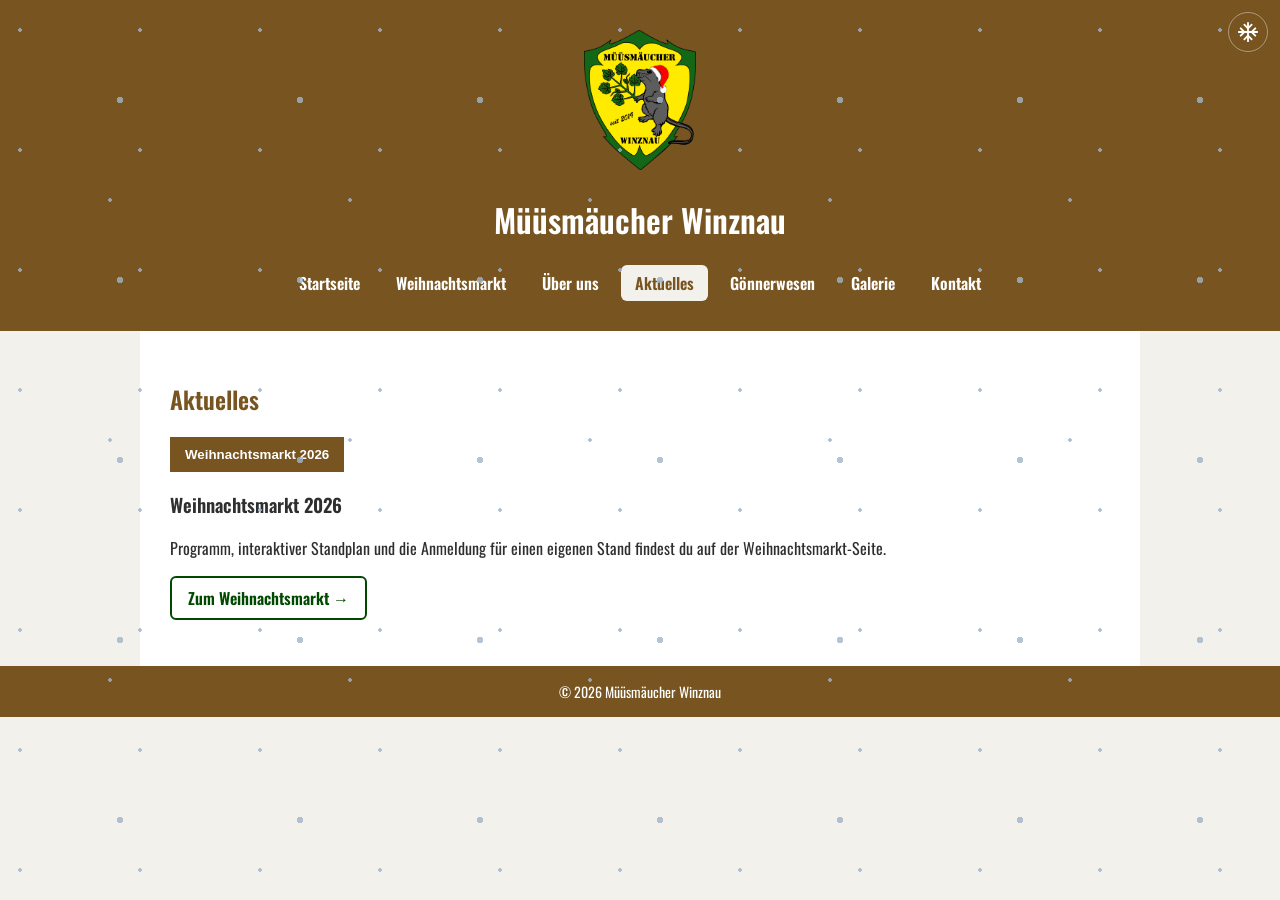
<file: aktuelles.html>
<!-- ===================== aktuelles.html ===================== -->
<!DOCTYPE html>
<html lang="de">
	<head>
		<meta charset="UTF-8">
		<meta 
		name="viewport" 
		content="width=device-width, initial-scale=1.0">
		<title>Müüsmäucher Winznau – Aktuelles</title>
		<meta 
			name="description" 
			content="Website des Verein Müüsmäucher Winznau. Gegründet im Jahr 2019. Wir machen zusammen Ausflüge und organisieren gesellige Anlässe für das Dorf und seine Einwohner*innen">
		<meta
			property="og:title"
			content="Website Müüsmäucher - Aktuelles">
			<meta
			property="og:url"
			content="https://mueuesmaeucher.ch/aktuelles.html">
		<meta
			property="og:site_name"
			content="mueuesmaeucher.ch">
		<meta
			property="og:description"
			content="Website des Verein Müüsmäucher Winznau. Gegründet im Jahr 2019. Wir machen zusammen Ausflüge und organisieren gesellige Anlässe für das Dorf und seine Einwohner*innen">
		<meta 
			property="og:type"
			content="website">
		<meta 
			property="og:image" 
			content="https://mueuesmaeucher.ch/social_media.png">
		<meta 
			property="og:image:width" 
			content="1200">
		<meta 
			property="og:image:height" 
			content="630">
		<link 
			rel="canonical" 
			href="https://mueuesmaeucher.ch/">
		<link 
			rel="preconnect" 
			href="https://fonts.googleapis.com">
		<link 
			rel="preconnect" 
			href="https://fonts.gstatic.com" crossorigin>
		<link 
			href="https://fonts.googleapis.com/css2?family=Oswald:wght@200..700&display=swap" 
			rel="stylesheet">
		<link 
			rel="stylesheet" 
			href="style.css">
		<link rel="stylesheet" href="style.css">
		<link rel="icon" type="image/svg+xml" href="/favicon.svg">
		<link rel="alternate icon" href="/favicon.png"> <!-- Fallback -->
	</head>
	<body>
		<header>
			<a href="index.html">
				<img 
				src="LOGO_Weihnachten.png" 
				alt="Müüsmäucher Winznau – zur Startseite">
			</a>
			<h1>Müüsmäucher Winznau</h1>
			<nav>
				<a href="index.html">Startseite</a>
				<a href="weihnachtsmarkt.html" class="saison-weihnachtsmarkt">Weihnachtsmarkt</a>
				<a href="ueber-uns.html">Über uns</a>
				<a href="aktuelles.html" class="active" aria-current="page">Aktuelles</a>
				<a href="goenner.html">Gönnerwesen</a>
				<a href="galerie.html">Galerie</a>
				<a href="kontakt.html">Kontakt</a>
			</nav>
		</header>
		<main class="container">
			<h2>Aktuelles</h2>
			<div class="tabs">
				<!--<button class="active">Dorf Mäuchete 2026</button>-->
				<button type="button" class="active">Weihnachtsmarkt 2026</button>
			</div>
			<!--<div class="tab-content active">
				<h3>Dorf Mäuchete 2026</h3>
				<p>Es hat noch freie Plätze am Dartturnier und am Quiznachmittag.</p>
				<h3>Anmeldung</h3>
				<iframe
					title="Anmeldeformular Dorf Mäuchete 2026"
					src="https://docs.google.com/forms/d/e/1FAIpQLSdmeojtxg1zIkMJHXEFmoWBjYoGPnmVCHMo7GKazeK19RjdJw/viewform?embedded=true"
					width="640"
					height="1275"
					frameborder="0"
					marginheight="0"
					marginwidth="0"
					style="border: none; max-width:100%; max-height:100vh" allowfullscreen webkitallowfullscreen mozallowfullscreen msallowfullscreen>
				</iframe>
			</div>-->
			<div class="tab-content active">
				<h3>Weihnachtsmarkt 2026</h3>
				<p>Programm, interaktiver Standplan und die Anmeldung für einen eigenen Stand findest du auf der Weihnachtsmarkt-Seite.</p>
				<p><a class="wm-button" href="weihnachtsmarkt.html">Zum Weihnachtsmarkt →</a></p>
			</div>
		</main>
		<footer>&copy; 2026 Müüsmäucher Winznau</footer>
		<script src="script.js"></script>
	</body>
</html>
</file>
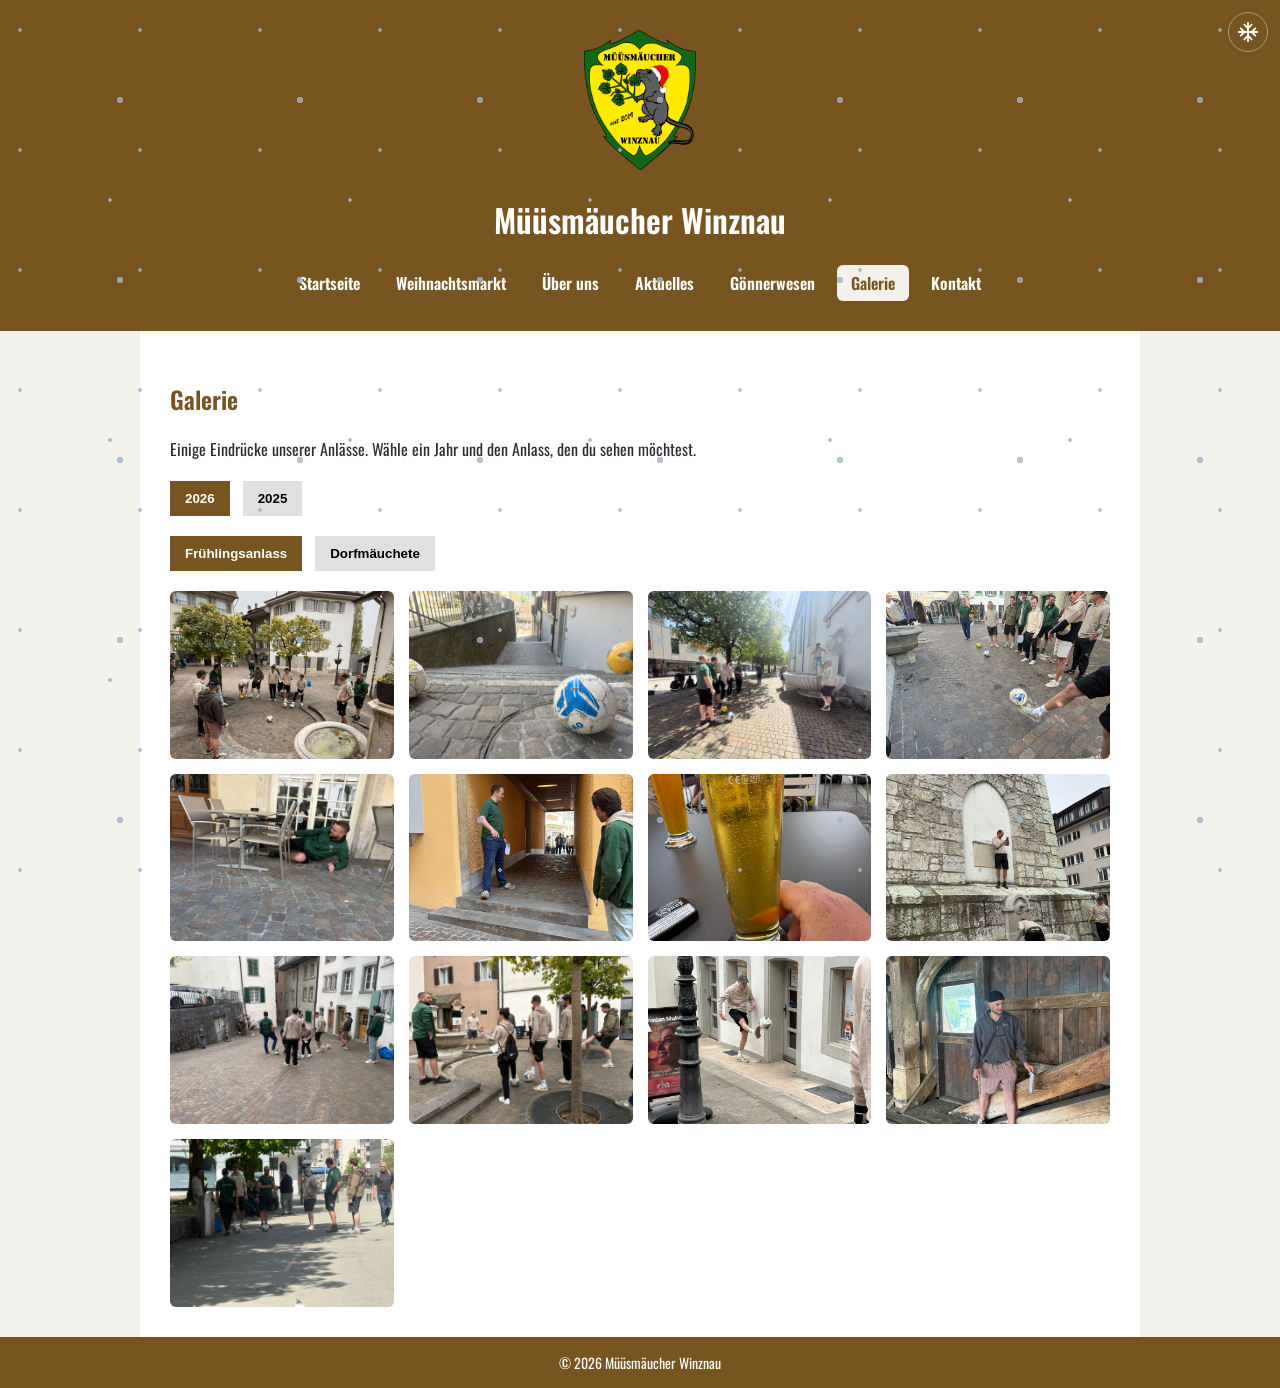
<file: galerie.html>
<!-- ===================== galerie.html ===================== -->
<!DOCTYPE html>
<html lang="de">
	<head>
		<meta charset="UTF-8">
		<meta 
			name="viewport" 
			content="width=device-width, initial-scale=1.0">
		<title>Müüsmäucher Winznau – Galerie</title>
		<meta 
			name="description" 
			content="Website des Verein Müüsmäucher Winznau. Gegründet im Jahr 2019. Wir machen zusammen Ausflüge und organisieren gesellige Anlässe für das Dorf und seine Einwohner*innen">
		<meta
			property="og:title"
			content="Website Müüsmäucher - Galerie">
		<meta
			property="og:url"
			content="https://mueuesmaeucher.ch/galerie.html">
		<meta
			property="og:site_name"
			content="mueuesmaeucher.ch">
		<meta
			property="og:description"
			content="Website des Verein Müüsmäucher Winznau. Gegründet im Jahr 2019. Wir machen zusammen Ausflüge und organisieren gesellige Anlässe für das Dorf und seine Einwohner*innen">
		<meta 
			property="og:type"
			content="website">
		<meta 
			property="og:image" 
			content="https://mueuesmaeucher.ch/social_media.png">
		<meta 
			property="og:image:width" 
			content="1200">
		<meta 
			property="og:image:height" 
			content="630">
		<link 
			rel="canonical" 
			href="https://mueuesmaeucher.ch/">
		<link 
			rel="preconnect" 
			href="https://fonts.googleapis.com">
		<link 
			rel="preconnect" 
			href="https://fonts.gstatic.com" crossorigin>
		<link 
			href="https://fonts.googleapis.com/css2?family=Oswald:wght@200..700&display=swap" 
			rel="stylesheet">
		<link 
			rel="stylesheet" 
			href="style.css">
		<link rel="icon" type="image/svg+xml" href="/favicon.svg">
		<link rel="alternate icon" href="/favicon.png"> <!-- Fallback -->
	</head>
	<body>
		<header>
			<a href="index.html"><img src="LOGO_Weihnachten.png" alt="Müüsmäucher Winznau – zur Startseite"></a>
			<h1>Müüsmäucher Winznau</h1>
			<nav>
				<a href="index.html">Startseite</a>
				<a href="weihnachtsmarkt.html" class="saison-weihnachtsmarkt">Weihnachtsmarkt</a>
				<a href="ueber-uns.html">Über uns</a>
				<a href="aktuelles.html">Aktuelles</a>
				<a href="goenner.html">Gönnerwesen</a>
				<a href="galerie.html" class="active" aria-current="page">Galerie</a>
				<a href="kontakt.html">Kontakt</a>
			</nav>
		</header>
		<main class="container">
			<h2>Galerie</h2>
			<p>Einige Eindrücke unserer Anlässe. Wähle ein Jahr und den Anlass, den du sehen möchtest.</p>
			<div class="tabs years">
				<button type="button" class="active" data-year-index="1">2026</button>
				<button type="button" data-year-index="0">2025</button>
			</div>
			<div class="year-content" data-year="0">
				<div class="tabs events">
					<button type="button" class="active" data-event-index="0">Weihnachtsmarkt</button>
				</div>
				<div class="event-content active" data-event="0">
					<div class="gallery">
						<img src="bilder/2025_Weihnachtsmarkt/Weihnachtsmarkt (1).jpg" alt="Impression vom Weihnachtsmarkt 2025, Bild 1 von 39">
						<img src="bilder/2025_Weihnachtsmarkt/Weihnachtsmarkt (2).jpg" alt="Impression vom Weihnachtsmarkt 2025, Bild 2 von 39">
						<img src="bilder/2025_Weihnachtsmarkt/Weihnachtsmarkt (3).jpg" alt="Impression vom Weihnachtsmarkt 2025, Bild 3 von 39">
						<img src="bilder/2025_Weihnachtsmarkt/Weihnachtsmarkt (4).jpg" alt="Impression vom Weihnachtsmarkt 2025, Bild 4 von 39">
						<img src="bilder/2025_Weihnachtsmarkt/Weihnachtsmarkt (5).jpg" alt="Impression vom Weihnachtsmarkt 2025, Bild 5 von 39">
						<img src="bilder/2025_Weihnachtsmarkt/Weihnachtsmarkt (6).jpg" alt="Impression vom Weihnachtsmarkt 2025, Bild 6 von 39">
						<img src="bilder/2025_Weihnachtsmarkt/Weihnachtsmarkt (7).jpg" alt="Impression vom Weihnachtsmarkt 2025, Bild 7 von 39">
						<img src="bilder/2025_Weihnachtsmarkt/Weihnachtsmarkt (8).jpg" alt="Impression vom Weihnachtsmarkt 2025, Bild 8 von 39">
						<img src="bilder/2025_Weihnachtsmarkt/Weihnachtsmarkt (9).jpg" alt="Impression vom Weihnachtsmarkt 2025, Bild 9 von 39">
						<img src="bilder/2025_Weihnachtsmarkt/Weihnachtsmarkt (10).jpg" alt="Impression vom Weihnachtsmarkt 2025, Bild 10 von 39">
						<img src="bilder/2025_Weihnachtsmarkt/Weihnachtsmarkt (11).jpg" alt="Impression vom Weihnachtsmarkt 2025, Bild 11 von 39">
						<img src="bilder/2025_Weihnachtsmarkt/Weihnachtsmarkt (12).jpg" alt="Impression vom Weihnachtsmarkt 2025, Bild 12 von 39">
						<img src="bilder/2025_Weihnachtsmarkt/Weihnachtsmarkt (13).jpg" alt="Impression vom Weihnachtsmarkt 2025, Bild 13 von 39">
						<img src="bilder/2025_Weihnachtsmarkt/Weihnachtsmarkt (14).jpg" alt="Impression vom Weihnachtsmarkt 2025, Bild 14 von 39">
						<img src="bilder/2025_Weihnachtsmarkt/Weihnachtsmarkt (16).jpg" alt="Impression vom Weihnachtsmarkt 2025, Bild 15 von 39">
						<img src="bilder/2025_Weihnachtsmarkt/Weihnachtsmarkt (17).jpg" alt="Impression vom Weihnachtsmarkt 2025, Bild 16 von 39">
						<img src="bilder/2025_Weihnachtsmarkt/Weihnachtsmarkt (18).jpg" alt="Impression vom Weihnachtsmarkt 2025, Bild 17 von 39">
						<img src="bilder/2025_Weihnachtsmarkt/Weihnachtsmarkt (19).jpg" alt="Impression vom Weihnachtsmarkt 2025, Bild 18 von 39">
						<img src="bilder/2025_Weihnachtsmarkt/Weihnachtsmarkt (20).jpg" alt="Impression vom Weihnachtsmarkt 2025, Bild 19 von 39">
						<img src="bilder/2025_Weihnachtsmarkt/Weihnachtsmarkt (21).jpg" alt="Impression vom Weihnachtsmarkt 2025, Bild 20 von 39">
						<img src="bilder/2025_Weihnachtsmarkt/Weihnachtsmarkt (22).jpg" alt="Impression vom Weihnachtsmarkt 2025, Bild 21 von 39">
						<img src="bilder/2025_Weihnachtsmarkt/Weihnachtsmarkt (24).jpg" alt="Impression vom Weihnachtsmarkt 2025, Bild 22 von 39">
						<img src="bilder/2025_Weihnachtsmarkt/Weihnachtsmarkt (26).jpg" alt="Impression vom Weihnachtsmarkt 2025, Bild 23 von 39">
						<img src="bilder/2025_Weihnachtsmarkt/Weihnachtsmarkt (27).jpg" alt="Impression vom Weihnachtsmarkt 2025, Bild 24 von 39">
						<img src="bilder/2025_Weihnachtsmarkt/Weihnachtsmarkt (28).jpg" alt="Impression vom Weihnachtsmarkt 2025, Bild 25 von 39">
						<img src="bilder/2025_Weihnachtsmarkt/Weihnachtsmarkt (29).jpg" alt="Impression vom Weihnachtsmarkt 2025, Bild 26 von 39">
						<img src="bilder/2025_Weihnachtsmarkt/Weihnachtsmarkt (30).jpg" alt="Impression vom Weihnachtsmarkt 2025, Bild 27 von 39">
						<img src="bilder/2025_Weihnachtsmarkt/Weihnachtsmarkt (31).jpg" alt="Impression vom Weihnachtsmarkt 2025, Bild 28 von 39">
						<img src="bilder/2025_Weihnachtsmarkt/Weihnachtsmarkt (32).jpg" alt="Impression vom Weihnachtsmarkt 2025, Bild 29 von 39">
						<img src="bilder/2025_Weihnachtsmarkt/Weihnachtsmarkt (33).jpg" alt="Impression vom Weihnachtsmarkt 2025, Bild 30 von 39">
						<img src="bilder/2025_Weihnachtsmarkt/Weihnachtsmarkt (34).jpg" alt="Impression vom Weihnachtsmarkt 2025, Bild 31 von 39">
						<img src="bilder/2025_Weihnachtsmarkt/Weihnachtsmarkt (35).jpg" alt="Impression vom Weihnachtsmarkt 2025, Bild 32 von 39">
						<img src="bilder/2025_Weihnachtsmarkt/Weihnachtsmarkt (36).jpg" alt="Impression vom Weihnachtsmarkt 2025, Bild 33 von 39">
						<img src="bilder/2025_Weihnachtsmarkt/Weihnachtsmarkt (37).jpg" alt="Impression vom Weihnachtsmarkt 2025, Bild 34 von 39">
						<img src="bilder/2025_Weihnachtsmarkt/Weihnachtsmarkt (38).jpg" alt="Impression vom Weihnachtsmarkt 2025, Bild 35 von 39">
						<img src="bilder/2025_Weihnachtsmarkt/Weihnachtsmarkt (39).jpg" alt="Impression vom Weihnachtsmarkt 2025, Bild 36 von 39">
						<img src="bilder/2025_Weihnachtsmarkt/Weihnachtsmarkt (40).jpg" alt="Impression vom Weihnachtsmarkt 2025, Bild 37 von 39">
						<img src="bilder/2025_Weihnachtsmarkt/Weihnachtsmarkt (41).jpg" alt="Impression vom Weihnachtsmarkt 2025, Bild 38 von 39">
						<img src="bilder/2025_Weihnachtsmarkt/Weihnachtsmarkt (42).jpg" alt="Impression vom Weihnachtsmarkt 2025, Bild 39 von 39">
					</div>
				</div>
			</div>
			<div class="year-content active" data-year="1">
				<div class="tabs events">
					<button type="button" class="active" data-event-index="0">Frühlingsanlass</button>
					<button type="button" data-event-index="1">Dorfmäuchete</button>
				</div>
				<div class="event-content active" data-event="0">
					<div class="gallery">
						<img src="bilder/2026_Frühlingsanlass/Frühlingsanlass (1).jpg" alt="Impression vom Frühlingsanlass 2026, Bild 1 von 13">
						<img src="bilder/2026_Frühlingsanlass/Frühlingsanlass (2).jpg" alt="Impression vom Frühlingsanlass 2026, Bild 2 von 13">
						<img src="bilder/2026_Frühlingsanlass/Frühlingsanlass (4).jpg" alt="Impression vom Frühlingsanlass 2026, Bild 3 von 13">
						<img src="bilder/2026_Frühlingsanlass/Frühlingsanlass (5).jpg" alt="Impression vom Frühlingsanlass 2026, Bild 4 von 13">
						<img src="bilder/2026_Frühlingsanlass/Frühlingsanlass (6).jpg" alt="Impression vom Frühlingsanlass 2026, Bild 5 von 13">
						<img src="bilder/2026_Frühlingsanlass/Frühlingsanlass (7).jpg" alt="Impression vom Frühlingsanlass 2026, Bild 6 von 13">
						<img src="bilder/2026_Frühlingsanlass/Frühlingsanlass (8).jpg" alt="Impression vom Frühlingsanlass 2026, Bild 7 von 13">
						<img src="bilder/2026_Frühlingsanlass/Frühlingsanlass (9).jpg" alt="Impression vom Frühlingsanlass 2026, Bild 8 von 13">
						<img src="bilder/2026_Frühlingsanlass/Frühlingsanlass (10).jpg" alt="Impression vom Frühlingsanlass 2026, Bild 9 von 13">
						<img src="bilder/2026_Frühlingsanlass/Frühlingsanlass (11).jpg" alt="Impression vom Frühlingsanlass 2026, Bild 10 von 13">
						<img src="bilder/2026_Frühlingsanlass/Frühlingsanlass (12).jpg" alt="Impression vom Frühlingsanlass 2026, Bild 11 von 13">
						<img src="bilder/2026_Frühlingsanlass/Frühlingsanlass (13).jpg" alt="Impression vom Frühlingsanlass 2026, Bild 12 von 13">
						<img src="bilder/2026_Frühlingsanlass/Frühlingsanlass (3).jpg" alt="Impression vom Frühlingsanlass 2026, Bild 13 von 13">
					</div>
				</div>
				<div class="event-content" data-event="1">
					<video class="hero-video" controls>
						<source src="bilder/2026_Dorfmaeuchete/Feldschiessen.mp4" type="video/mp4">
						Ihr Browser unterstützt dieses Videoformat nicht.
					</video>
				</div>
			</div>
		</main>
		<div class="lightbox" id="lightbox" role="dialog" aria-modal="true" aria-label="Bildansicht">
			<button type="button" class="lightbox-close" aria-label="Bildansicht schliessen">&times;</button>
			<button type="button" class="nav prev" aria-label="Vorheriges Bild">&#10094;</button>
			<img id="lightbox-img" alt="">
			<button type="button" class="nav next" aria-label="Nächstes Bild">&#10095;</button>
		</div>
		<footer>&copy; 2026 Müüsmäucher Winznau</footer>
		<script src="script.js"></script>
	</body>

</html>
</file>
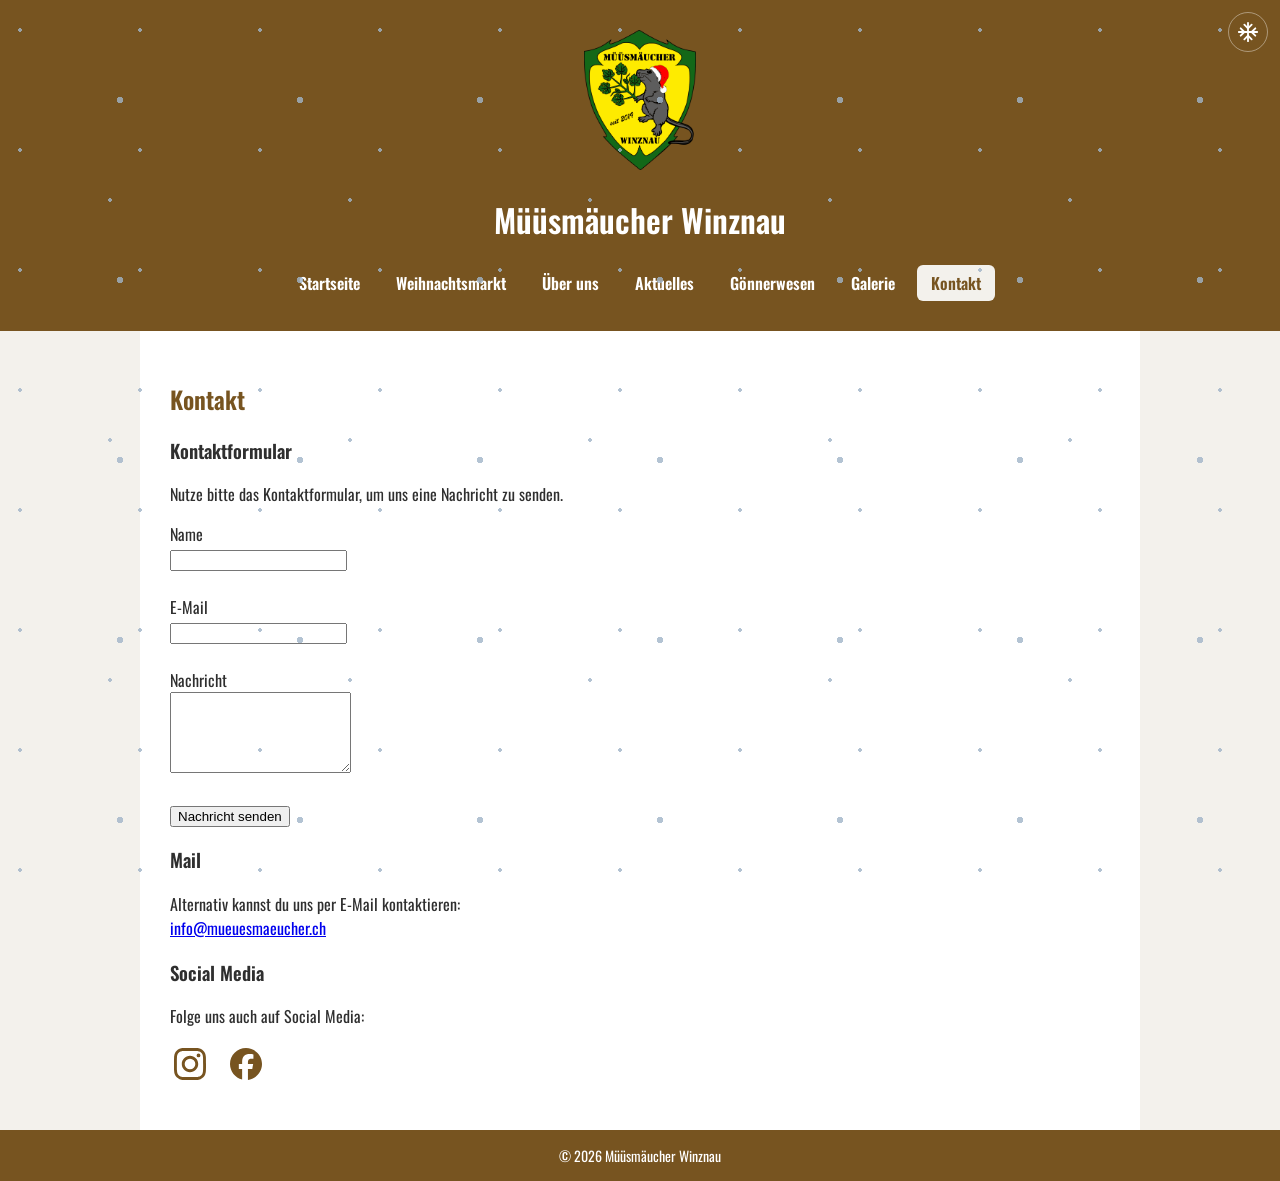
<file: kontakt.html>
<!-- ===================== kontakt.html ===================== -->
<!DOCTYPE html>
<html lang="de">
    <head>
        <meta charset="UTF-8">
        <meta
            name="viewport"
            content="width=device-width, initial-scale=1.0">
        <title>Müüsmäucher Winznau – Kontakt</title>
        <meta
            name="description"
            content="Website des Verein Müüsmäucher Winznau. Gegründet im Jahr 2019. Wir machen zusammen Ausflüge und organisieren gesellige Anlässe für das Dorf und seine Einwohner*innen">
        <meta
            property="og:title"
            content="Website Müüsmäucher - Kontakt">
        <meta
            property="og:url"
            content="https://mueuesmaeucher.ch/kontakt.html">
        <meta
            property="og:site_name"
            content="mueuesmaeucher.ch">
        <meta
            property="og:description"
            content="Website des Verein Müüsmäucher Winznau. Gegründet im Jahr 2019. Wir machen zusammen Ausflüge und organisieren gesellige Anlässe für das Dorf und seine Einwohner*innen">
        <meta
            property="og:type"
            content="website">
        <meta
            property="og:image"
            content="https://mueuesmaeucher.ch/social_media.png">
        <meta
            property="og:image:width"
            content="1200">
        <meta
            property="og:image:height"
            content="630">
        <link
            rel="canonical"
            href="https://mueuesmaeucher.ch/">
        <link
            rel="preconnect"
            href="https://fonts.googleapis.com">
        <link
            rel="preconnect"
            href="https://fonts.gstatic.com" crossorigin>
        <link
            href="https://fonts.googleapis.com/css2?family=Oswald:wght@200..700&display=swap"
            rel="stylesheet">
        <link
            rel="stylesheet"
            href="style.css">
        <link rel="icon" type="image/svg+xml" href="/favicon.svg">
        <link rel="alternate icon" href="/favicon.png"> <!-- Fallback -->
    </head>
    <body>
        <header>
            <a href="index.html"><img src="LOGO_Weihnachten.png" alt="Müüsmäucher Winznau – zur Startseite"></a>
            <h1>Müüsmäucher Winznau</h1>
            <nav>
                <a href="index.html">Startseite</a>
                <a href="weihnachtsmarkt.html" class="saison-weihnachtsmarkt">Weihnachtsmarkt</a>
                <a href="ueber-uns.html">Über uns</a>
                <a href="aktuelles.html">Aktuelles</a>
                <a href="goenner.html">Gönnerwesen</a>
                <a href="galerie.html">Galerie</a>
                <a href="kontakt.html" class="active" aria-current="page">Kontakt</a>
            </nav>
        </header>
        <main class="container">
            <h2>Kontakt</h2>
            <h3>Kontaktformular</h3>
            <p>Nutze bitte das Kontaktformular, um uns eine Nachricht zu senden.</p>
            <form action="https://formspree.io/f/xrebwdvn" method="POST">
                <label for="name">Name</label><br>
                <input type="text" id="name" name="name" autocomplete="name" required><br><br>
                <label for="email">E-Mail</label><br>
                <input type="email" id="email" name="email" autocomplete="email" required><br><br>
                <label for="message">Nachricht</label><br>
                <textarea id="message" name="message" rows="5" required></textarea><br><br>
                <input type="text" name="_gotcha" style="display:none">
                <button type="submit">Nachricht senden</button>
            </form>
            <h3>Mail</h3>
            <p>Alternativ kannst du uns per E-Mail kontaktieren: <br> <a href="mailto:info@mueuesmaeucher.ch">info@mueuesmaeucher.ch</a></p>
            <h3>Social Media</h3>
            <p>Folge uns auch auf Social Media:</p>

            <p class="social-links">
                <a href="https://www.instagram.com/mueuesmaeucher/" target="_blank" rel="noopener" aria-label="Instagram (öffnet in neuem Tab)">
                    <svg viewBox="0 0 24 24" aria-hidden="true" focusable="false"><path d="M7.0301.084c-1.2768.0602-2.1487.264-2.911.5634-.7888.3075-1.4575.72-2.1228 1.3877-.6652.6677-1.075 1.3368-1.3802 2.127-.2954.7638-.4956 1.6365-.552 2.914-.0564 1.2775-.0689 1.6882-.0626 4.947.0062 3.2586.0206 3.6671.0825 4.9473.061 1.2765.264 2.1482.5635 2.9107.308.7889.72 1.4573 1.388 2.1228.6679.6655 1.3365 1.0743 2.1285 1.38.7632.295 1.6361.4961 2.9134.552 1.2773.056 1.6884.069 4.9462.0627 3.2578-.0062 3.668-.0207 4.9478-.0814 1.28-.0607 2.147-.2652 2.9098-.5633.7889-.3086 1.4578-.72 2.1228-1.3881.665-.6682 1.0745-1.3378 1.3795-2.1284.2957-.7632.4966-1.636.552-2.9124.056-1.2809.0692-1.6898.063-4.948-.0063-3.2583-.021-3.6668-.0817-4.9465-.0607-1.2797-.264-2.1487-.5633-2.9117-.3084-.7889-.72-1.4568-1.3876-2.1228C21.2982 1.33 20.628.9208 19.8378.6165 19.074.321 18.2017.1197 16.9244.0645 15.6471.0093 15.236-.005 11.977.0014 8.718.0076 8.31.0215 7.0301.0839m.1402 21.6932c-1.17-.0509-1.8053-.2453-2.2287-.408-.5606-.216-.96-.4771-1.3819-.895-.422-.4178-.6811-.8186-.9-1.378-.1644-.4234-.3624-1.058-.4171-2.228-.0595-1.2645-.072-1.6442-.079-4.848-.007-3.2037.0053-3.583.0607-4.848.05-1.169.2456-1.805.408-2.2282.216-.5613.4762-.96.895-1.3816.4188-.4217.8184-.6814 1.3783-.9003.423-.1651 1.0575-.3614 2.227-.4171 1.2655-.06 1.6447-.072 4.848-.079 3.2033-.007 3.5835.005 4.8495.0608 1.169.0508 1.8053.2445 2.228.408.5608.216.96.4754 1.3816.895.4217.4194.6816.8176.9005 1.3787.1653.4217.3617 1.056.4169 2.2263.0602 1.2655.0739 1.645.0796 4.848.0058 3.203-.0055 3.5834-.061 4.848-.051 1.17-.245 1.8055-.408 2.2294-.216.5604-.4763.96-.8954 1.3814-.419.4215-.8181.6811-1.3783.9-.4224.1649-1.0577.3617-2.2262.4174-1.2656.0595-1.6448.072-4.8493.079-3.2045.007-3.5825-.006-4.848-.0608M16.953 5.5864A1.44 1.44 0 1 0 18.39 4.144a1.44 1.44 0 0 0-1.437 1.4424M5.8385 12.012c.0067 3.4032 2.7706 6.1557 6.173 6.1493 3.4026-.0065 6.157-2.7701 6.1506-6.1733-.0065-3.4032-2.771-6.1565-6.174-6.1498-3.403.0067-6.156 2.771-6.1496 6.1738M8 12.0077a4 4 0 1 1 4.008 3.9921A3.9996 3.9996 0 0 1 8 12.0077"/></svg>
                </a>
                <a href="https://www.facebook.com/p/M%C3%BC%C3%BCsm%C3%A4ucher-Winznau-100088003684851/" target="_blank" rel="noopener" aria-label="Facebook (öffnet in neuem Tab)">
                    <svg viewBox="0 0 24 24" aria-hidden="true" focusable="false"><path d="M9.101 23.691v-7.98H6.627v-3.667h2.474v-1.58c0-4.085 1.848-5.978 5.858-5.978.401 0 .955.042 1.468.103a8.68 8.68 0 0 1 1.141.195v3.325a8.623 8.623 0 0 0-.653-.036 26.805 26.805 0 0 0-.733-.009c-.707 0-1.259.096-1.675.309a1.686 1.686 0 0 0-.679.622c-.258.42-.374.995-.374 1.752v1.297h3.919l-.386 2.103-.287 1.564h-3.246v8.245C19.396 23.238 24 18.179 24 12.044c0-6.627-5.373-12-12-12s-12 5.373-12 12c0 5.628 3.874 10.35 9.101 11.647Z"/></svg>
                </a>
            </p>
        </main>
        <footer>&copy; 2026 Müüsmäucher Winznau</footer>
        <script src="script.js"></script>
    </body>
</html>
</file>
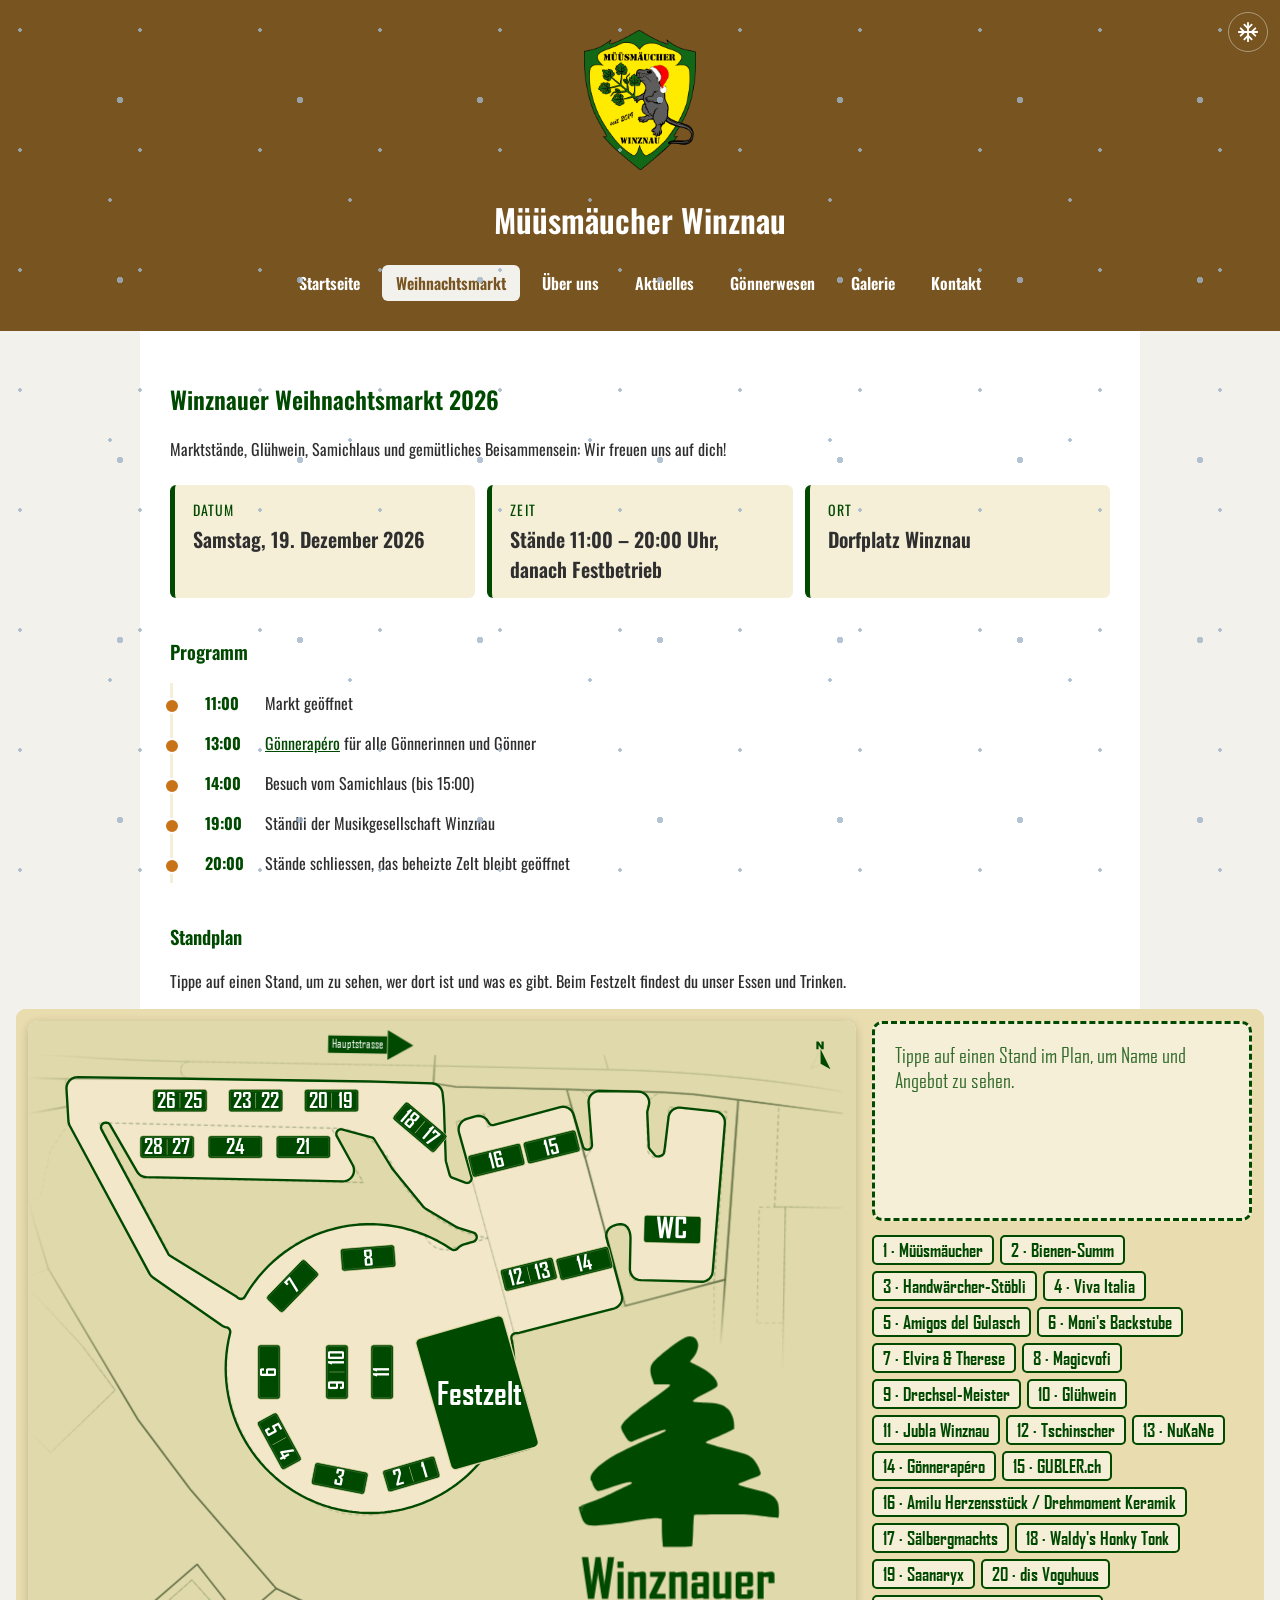
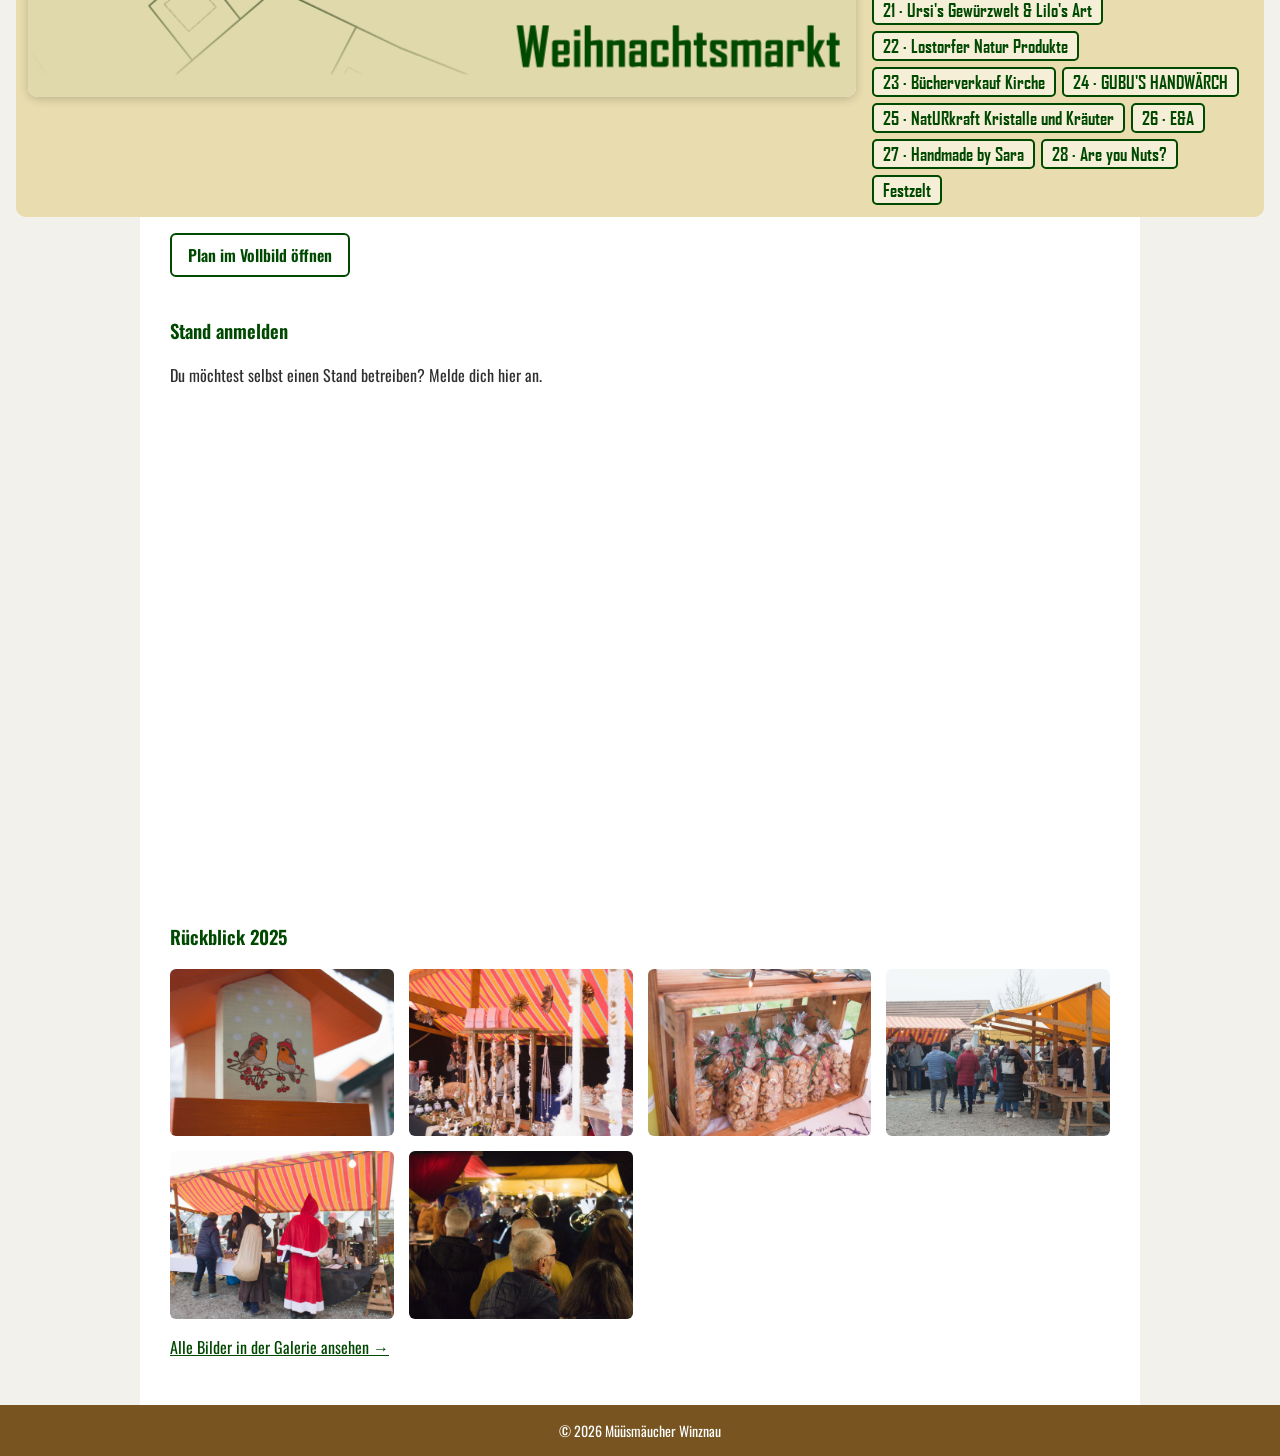
<file: weihnachtsmarkt.html>
<!-- ===================== weihnachtsmarkt.html =====================
     Saisonseite. Nach dem Markt in style.css den SAISON-SCHALTER umlegen,
     dann verschwinden alle Links hierher. Nächstes Jahr: Daten unten anpassen
     und den Schalter wieder zurücklegen.
================================================================== -->
<!DOCTYPE html>
<html lang="de">
	<head>
		<meta charset="UTF-8">
		<meta
			name="viewport"
			content="width=device-width, initial-scale=1.0">
		<title>Müüsmäucher Winznau – Weihnachtsmarkt 2026</title>
		<meta
			name="description"
			content="Winznauer Weihnachtsmarkt 2026: Samstag, 19. Dezember 2026 ab 11:00 Uhr auf dem Dorfplatz in Winznau. Programm, interaktiver Standplan und Anmeldung für Marktstände.">
		<meta
			property="og:title"
			content="Winznauer Weihnachtsmarkt 2026">
		<meta
			property="og:url"
			content="https://mueuesmaeucher.ch/weihnachtsmarkt.html">
		<meta
			property="og:site_name"
			content="mueuesmaeucher.ch">
		<meta
			property="og:description"
			content="Samstag, 19. Dezember 2026 ab 11:00 Uhr auf dem Dorfplatz in Winznau. Programm, Standplan und Anmeldung.">
		<meta
			property="og:type"
			content="website">
		<meta
			property="og:image"
			content="https://mueuesmaeucher.ch/social_media_weihnachtsmarkt.png">
		<meta
			property="og:image:width"
			content="1200">
		<meta
			property="og:image:height"
			content="630">
		<link
			rel="canonical"
			href="https://mueuesmaeucher.ch/weihnachtsmarkt.html">
		<link
			rel="preconnect"
			href="https://fonts.googleapis.com">
		<link
			rel="preconnect"
			href="https://fonts.gstatic.com" crossorigin>
		<link
			href="https://fonts.googleapis.com/css2?family=Oswald:wght@200..700&display=swap"
			rel="stylesheet">
		<link rel="stylesheet" href="style.css">
		<link rel="icon" type="image/svg+xml" href="/favicon.svg">
		<link rel="alternate icon" href="/favicon.png"> <!-- Fallback -->
	</head>
	<!-- Die Klasse "seite-weihnachtsmarkt" schaltet in style.css die grünen Akzentfarben nur für diese Seite ein. -->
	<body class="seite-weihnachtsmarkt">
		<header>
			<a href="index.html">
				<img
				src="LOGO_Weihnachten.png"
				alt="Müüsmäucher Winznau – zur Startseite">
			</a>
			<h1>Müüsmäucher Winznau</h1>
			<nav>
				<a href="index.html">Startseite</a>
				<a href="weihnachtsmarkt.html" class="saison-weihnachtsmarkt active" aria-current="page">Weihnachtsmarkt</a>
				<a href="ueber-uns.html">Über uns</a>
				<a href="aktuelles.html">Aktuelles</a>
				<a href="goenner.html">Gönnerwesen</a>
				<a href="galerie.html">Galerie</a>
				<a href="kontakt.html">Kontakt</a>
			</nav>
		</header>
		<main class="container">
			<h2>Winznauer Weihnachtsmarkt 2026</h2>
			<p>Marktstände, Glühwein, Samichlaus und gemütliches Beisammensein: Wir freuen uns auf dich!</p>

			<!-- ===== 1. Auf einen Blick ===== -->
			<!-- <dl> = "description list": Begriff (dt) + Beschreibung (dd). Passt genau für "Datum: …, Zeit: …". -->
			<dl class="wm-fakten">
				<div>
					<dt>Datum</dt>
					<dd>Samstag, 19. Dezember 2026</dd>
				</div>
				<div>
					<dt>Zeit</dt>
					<dd>Stände 11:00 – 20:00 Uhr,<br>danach Festbetrieb</dd>
				</div>
				<div>
					<dt>Ort</dt>
					<dd>Dorfplatz Winznau</dd>
				</div>
			</dl>

			<!-- ===== 2. Programm ===== -->
			<section>
				<h3>Programm</h3>
				<!-- <ol> = geordnete Liste, weil die Reihenfolge (Zeit) wichtig ist. <time> macht die Uhrzeit maschinenlesbar. -->
				<ol class="wm-programm">
					<li><time datetime="2026-12-19T11:00">11:00</time> Markt geöffnet</li>
					<li><time datetime="2026-12-19T13:00">13:00</time> <a href="goenner.html">Gönnerapéro</a> für alle Gönnerinnen und Gönner</li>
					<li><time datetime="2026-12-19T14:00">14:00</time> Besuch vom Samichlaus (bis 15:00)</li>
					<li><time datetime="2026-12-19T19:00">19:00</time> Ständli der Musikgesellschaft Winznau</li>
					<li><time datetime="2026-12-19T20:00">20:00</time> Stände schliessen, das beheizte Zelt bleibt geöffnet</li>
				</ol>
			</section>

			<!-- ===== 3. Standplan ===== -->
			<!-- Der Plan ist eine eigene Datei und wird per <iframe> eingebettet. Die Höhe passt script.js automatisch an. -->
			<section class="wm-plan">
				<h3>Standplan</h3>
				<p>Tippe auf einen Stand, um zu sehen, wer dort ist und was es gibt. Beim Festzelt findest du unser Essen und Trinken.</p>
				<iframe
					class="plan-frame"
					title="Interaktiver Standplan des Weihnachtsmarkts 2026"
					src="261119_Weihnachtsmarkt_Plan.html"
					loading="lazy"></iframe>
				<!-- Öffnet im gleichen Tab, damit der Zurück-Button des Browsers wieder hierher führt. -->
				<p><a class="wm-button" href="261119_Weihnachtsmarkt_Plan.html">Plan im Vollbild öffnen</a></p>
			</section>

			<!-- ===== 4. Standanmeldung ===== -->
			<!-- Wenn die Anmeldung geschlossen ist: diese ganze <section> löschen oder auskommentieren. -->
			<section>
				<h3>Stand anmelden</h3>
				<p>Du möchtest selbst einen Stand betreiben? Melde dich hier an.</p>
				<iframe
					class="wm-formular"
					title="Anmeldeformular für einen Stand am Weihnachtsmarkt 2026"
					src="https://forms.cloud.microsoft/Pages/ResponsePage.aspx?id=DQSIkWdsW0yxEjajBLZtrQAAAAAAAAAAAAa__dJG7HlUNEgzTDZHNlozNlhBVEJPRkxSMU9IODhRSi4u&embed=true"
					loading="lazy"
					allowfullscreen></iframe>
			</section>

			<!-- ===== 5. Rückblick ===== -->
			<!-- Weil das ein .gallery-Block ist, öffnet script.js die Bilder automatisch in der Lightbox. -->
			<section>
				<h3>Rückblick 2025</h3>
				<div class="gallery">
					<img src="bilder/2025_Weihnachtsmarkt/Weihnachtsmarkt (1).jpg" alt="Impression vom Weihnachtsmarkt 2025" loading="lazy">
					<img src="bilder/2025_Weihnachtsmarkt/Weihnachtsmarkt (6).jpg" alt="Impression vom Weihnachtsmarkt 2025" loading="lazy">
					<img src="bilder/2025_Weihnachtsmarkt/Weihnachtsmarkt (12).jpg" alt="Impression vom Weihnachtsmarkt 2025" loading="lazy">
					<img src="bilder/2025_Weihnachtsmarkt/Weihnachtsmarkt (20).jpg" alt="Impression vom Weihnachtsmarkt 2025" loading="lazy">
					<img src="bilder/2025_Weihnachtsmarkt/Weihnachtsmarkt (30).jpg" alt="Impression vom Weihnachtsmarkt 2025" loading="lazy">
					<img src="bilder/2025_Weihnachtsmarkt/Weihnachtsmarkt (38).jpg" alt="Impression vom Weihnachtsmarkt 2025" loading="lazy">
				</div>
				<p><a href="galerie.html">Alle Bilder in der Galerie ansehen →</a></p>
			</section>
		</main>
		<div class="lightbox" id="lightbox" role="dialog" aria-modal="true" aria-label="Bildansicht">
			<button type="button" class="lightbox-close" aria-label="Bildansicht schliessen">&times;</button>
			<button type="button" class="nav prev" aria-label="Vorheriges Bild">&#10094;</button>
			<img id="lightbox-img" alt="">
			<button type="button" class="nav next" aria-label="Nächstes Bild">&#10095;</button>
		</div>
		<footer>&copy; 2026 Müüsmäucher Winznau</footer>
		<script src="script.js"></script>
	</body>
</html>
</file>
<file: style.css>
* {
    box-sizing: border-box;
}

/* ===================== SAISON-SCHALTER =====================
   Alles mit der Klasse "saison-weihnachtsmarkt" (Link in der Navigation,
   Button auf der Startseite) ist nur während der Weihnachtsmarkt-Saison sichtbar.

   Nach dem Markt:  die Zeile mit "display: none" unten aktivieren
                    (die Kommentarzeichen vorne und hinten entfernen).
   Nächstes Jahr:   die Zeile wieder auskommentieren.
   ============================================================ */
.saison-weihnachtsmarkt {
    /* display: none !important; */
}

html, body {
    margin: 0;
    padding: 0;
    font-family: "Oswald", sans-serif;
    background: #f3f1ec;
    color: #2f2f2f;
}

body {
    position: relative;
    overflow-x: hidden;
}

body::before {
    content: "";
    position: fixed;
    inset: 0;
    pointer-events: none;
    z-index: 2;
    background-image:
        radial-gradient(2px 2px at 20px 30px, rgba(160, 180, 200, 0.8) 99%, transparent),
        radial-gradient(3px 3px at 80px 70px, rgba(160, 180, 200, 0.8) 99%, transparent),
        radial-gradient(2px 2px at 40px 100px, rgba(160, 180, 200, 0.8) 99%, transparent);
    background-size: 120px 120px, 180px 180px, 240px 240px;
    background-position: 0 0, 40px 30px, 70px 100px;
    animation: snowfall 12s linear infinite;
}

@keyframes snowfall {
    0% {
        background-position: 0 0, 40px 30px, 70px 100px;
    }
    100% {
        background-position: 0 120px, 40px 210px, 70px 340px;
    }
}

/* Schnee aus: per Schalter, oder per Systemeinstellung "Bewegung reduzieren",
   solange man ihn nicht ausdrücklich eingeschaltet hat (.snow-on). */
html.no-snow body::before {
    display: none;
}

@media (prefers-reduced-motion: reduce) {
    html:not(.snow-on) body::before {
        display: none;
    }
}

/* Sichtbarer Fokus für Tastatur-Nutzer (erscheint nicht bei Mausklicks) */
:focus-visible {
    outline: 3px solid #775420;
    outline-offset: 2px;
}

header :focus-visible,
.lightbox :focus-visible {
    outline-color: #fff;
}

header {
    background: #775420;
    color: #fff;
    text-align: center;
    padding: 30px 0;
}

header img {
    max-height: 140px;
}

.snow-toggle {
    position: absolute;
    top: 12px;
    right: 12px;
    width: 40px;
    height: 40px;
    display: grid;
    place-items: center;
    padding: 0;
    background: transparent;
    border: 1px solid rgba(255, 255, 255, 0.4);
    border-radius: 50%;
    color: #fff;
    cursor: pointer;
    transition: background 0.2s, opacity 0.2s;
}

.snow-toggle:hover {
    background: rgba(255, 255, 255, 0.15);
}

.snow-toggle[aria-pressed="false"] {
    opacity: 0.5;
}

.snow-toggle svg {
    width: 22px;
    height: 22px;
    fill: none;
    stroke: currentColor;
    stroke-width: 2;
    stroke-linecap: round;
    stroke-linejoin: round;
}

nav {
    display: flex;
    flex-wrap: wrap;
    justify-content: center;
    gap: 10px 8px;
    margin-top: 10px;
}

nav a {
    color: #fff;
    text-decoration: none;
    font-weight: 600;
    padding: 6px 14px;
    border-radius: 6px;
    transition: background 0.2s, color 0.2s;
}

nav a:hover {
    background: rgba(255, 255, 255, 0.15);
}

nav a.active {
    background: #f3f1ec;
    color: #775420;
}

.container {
    position: relative;
    z-index: 1;
    max-width: 1000px;
    margin: auto;
    padding: 30px;
    background: #fff;
}

header,
footer,
nav,
main {
    position: relative;
    z-index: 1;
}

.container {
    z-index: auto;
}

h1, h2, h3 {
    font-weight: 600;
}

h2 {
    color: #775420;
}

.gallery {
    display: grid;
    grid-template-columns: repeat(auto-fit, minmax(200px, 1fr));
    gap: 15px;
}

.gallery img {
    width: 100%;
    border-radius: 6px;
    cursor: pointer;
    aspect-ratio: 4 / 3;
    object-fit: cover;
    transition: transform 0.2s ease;
}

.homepage-gallery {
    display: grid;
    grid-template-columns: repeat(auto-fit, minmax(260px, 1fr));
    gap: 20px;
    align-items: stretch;
}

.homepage-gallery img {
    width: 100%;
    height: min(47vh, 540px);
    object-fit: cover;
    background: #f3f1ec;
    border-radius: 6px;
    display: block;
}

.gallery img:hover {
    transform: scale(1.02);
}

footer {
    background: #775420;
    color: #fff;
    text-align: center;
    padding: 15px 0;
    font-size: 14px;
}

.tabs button {
    padding: 10px 15px;
    border: none;
    background: #e0e0e0;
    margin-right: 5px;
    cursor: pointer;
    font-weight: bold;
}

.tabs button.active {
    background: #775420;
    color: #fff;
}

.tabs {
    display: flex;
    flex-wrap: wrap;
    gap: 8px;
    margin-top: 20px;
}

.year-content,
.event-content {
    display: none;
    margin-top: 20px;
}

.tab-content {
    display: none;
}

.year-content.active,
.event-content.active,
.tab-content.active {
    display: block;
}

.hero-video {
    display: block;
    margin: 0 auto;
    max-width: 100%;
    border-radius: 6px;
}

.video-container {
    text-align: center;
}

.lightbox {
    position: fixed;
    top: 0;
    left: 0;
    width: 100%;
    height: 100%;
    background: rgba(0,0,0,0.8);
    display: none;
    align-items: center;
    justify-content: center;
    z-index: 1000;
}

.lightbox.open {
    display: flex;
}

.lightbox button {
    background: none;
    border: none;
    color: #fff;
    font: inherit;
    cursor: pointer;
}

.lightbox img {
    max-width: 90vw;
    max-height: 85vh;
    width: auto;
    height: auto;
    object-fit: contain;
    display: block;
}

.lightbox .nav {
    position: absolute;
    top: 50%;
    transform: translateY(-50%);
    font-size: 40px;
    padding: 20px;
}

.lightbox .lightbox-close {
    position: absolute;
    top: 10px;
    right: 10px;
    font-size: 44px;
    line-height: 1;
    padding: 8px 14px;
}

.social-links {
    display: flex;
    gap: 16px;
}

.social-links a {
    display: inline-flex;
    padding: 4px;
    color: #775420;
    transition: color 0.2s;
}

.social-links a:hover {
    color: #4f3814;
}

.social-links svg {
    width: 32px;
    height: 32px;
    fill: currentColor;
}

.lightbox .prev {
    left: 0;
}

.lightbox .next {
    right: 0;
}

.hero-video {
    display: block;
    margin: 0 auto;
    max-width: 90%;
}

/* ===================== Weihnachtsmarkt-Seite =====================
   Die meisten Regeln gelten nur innerhalb von <body class="seite-weihnachtsmarkt">.
   Die Farben stammen aus dem Standplan, damit Seite und Plan zusammenpassen.
   Variablen (--name) definiert man einmal und benutzt sie mit var(--name).
   Sie stehen in :root (= ganze Seite), damit auch der Button auf der Startseite sie kennt. */
:root {
    --wm-gruen: #004900;
    --wm-papier: #f6efd8;
    --wm-orange: #c8731a;
}

.seite-weihnachtsmarkt h2,
.seite-weihnachtsmarkt h3 {
    color: var(--wm-gruen);
}

.seite-weihnachtsmarkt section {
    margin-top: 40px;
}

/* Auf einen Blick: drei Karten nebeneinander, auf dem Handy untereinander.
   auto-fit + minmax: so viele Spalten wie Platz haben, jede mindestens 200px breit. */
.wm-fakten {
    display: grid;
    grid-template-columns: repeat(auto-fit, minmax(200px, 1fr));
    gap: 12px;
    margin: 24px 0 0;
}

.wm-fakten div {
    background: var(--wm-papier);
    border-left: 5px solid var(--wm-gruen);
    border-radius: 6px;
    padding: 14px 18px;
}

.wm-fakten dt {
    font-size: 14px;
    text-transform: uppercase;
    letter-spacing: 0.08em;
    color: var(--wm-gruen);
}

.wm-fakten dd {
    margin: 4px 0 0;
    font-size: 20px;
    font-weight: 600;
}

/* Programm als Zeitleiste: eine Linie links (border-left), jeder Punkt ein Kreis (::before). */
.wm-programm {
    list-style: none;
    margin: 0;
    padding: 0 0 0 20px;
    border-left: 3px solid var(--wm-papier);
}

.wm-programm li {
    position: relative;
    padding: 8px 0 8px 12px;
}

.wm-programm li::before {
    content: "";
    position: absolute;
    left: -29px;
    top: 15px;
    width: 12px;
    height: 12px;
    border-radius: 50%;
    background: var(--wm-orange);
    border: 2px solid #fff;
}

.wm-programm time {
    display: inline-block;
    min-width: 56px;
    font-weight: 700;
    color: var(--wm-gruen);
}

/* Standplan: Das iframe darf breiter werden als der weisse Inhaltsbereich (max. 1400px),
   weil der Plan viel Platz braucht. margin-left: 50% + translateX(-50%) zentriert es.
   Die Höhe ist ein Startwert; auf grossen Bildschirmen setzt script.js die genaue Höhe.
   Der Startwert muss eher klein sein: Der Plan meldet nie weniger als die aktuelle iframe-Höhe,
   er kann das iframe also nur wachsen lassen, nicht schrumpfen. */
.plan-frame {
    display: block;
    width: max(100%, min(1400px, 100vw - 32px));
    height: min(85vh, 600px);
    margin: 16px 0 12px 50%;
    transform: translateX(-50%);
    border: 0;
    border-radius: 10px;
    background: #e9ddaf;
}

.wm-button {
    display: inline-block;
    padding: 8px 16px;
    border: 2px solid var(--wm-gruen);
    border-radius: 6px;
    color: var(--wm-gruen);
    font-weight: 600;
    text-decoration: none;
    transition: background 0.2s, color 0.2s;
}

.wm-button:hover {
    background: var(--wm-gruen);
    color: #fff;
}

.wm-formular {
    display: block;
    width: 100%;
    max-width: 640px;
    height: 480px;
    border: 0;
}

/* Nur Links im Inhalt (main) werden grün, die Navigation im Header bleibt wie sie ist. */
.seite-weihnachtsmarkt main a:not(.wm-button) {
    color: var(--wm-gruen);
}

/* ===================== Über uns: Mitglieder =====================
   Raster wie bei der Galerie: so viele Spalten wie Platz haben (je mind. 150px).
   Jede Karte zeigt die Initialen als Platzhalter. Das Foto liegt absolut
   darüber und deckt sie zu. Fehlt das Foto, entfernt sich das <img> selbst
   (onerror im HTML) und die Initialen bleiben sichtbar. */
.mitglieder {
    display: grid;
    grid-template-columns: repeat(auto-fill, minmax(150px, 1fr));
    gap: 20px;
}

.mitglied {
    margin: 0;
    text-align: center;
}

.mitglied-foto {
    position: relative;
    aspect-ratio: 3 / 4;
    display: grid;
    place-items: center;
    background: #f3f1ec;
    border-radius: 6px;
    overflow: hidden;
    color: #775420;
    font-size: 40px;
    font-weight: 600;
}

.mitglied-foto img {
    position: absolute;
    inset: 0;
    width: 100%;
    height: 100%;
    object-fit: cover;
}

.mitglied figcaption {
    margin-top: 8px;
    font-weight: 600;
}
</file>
